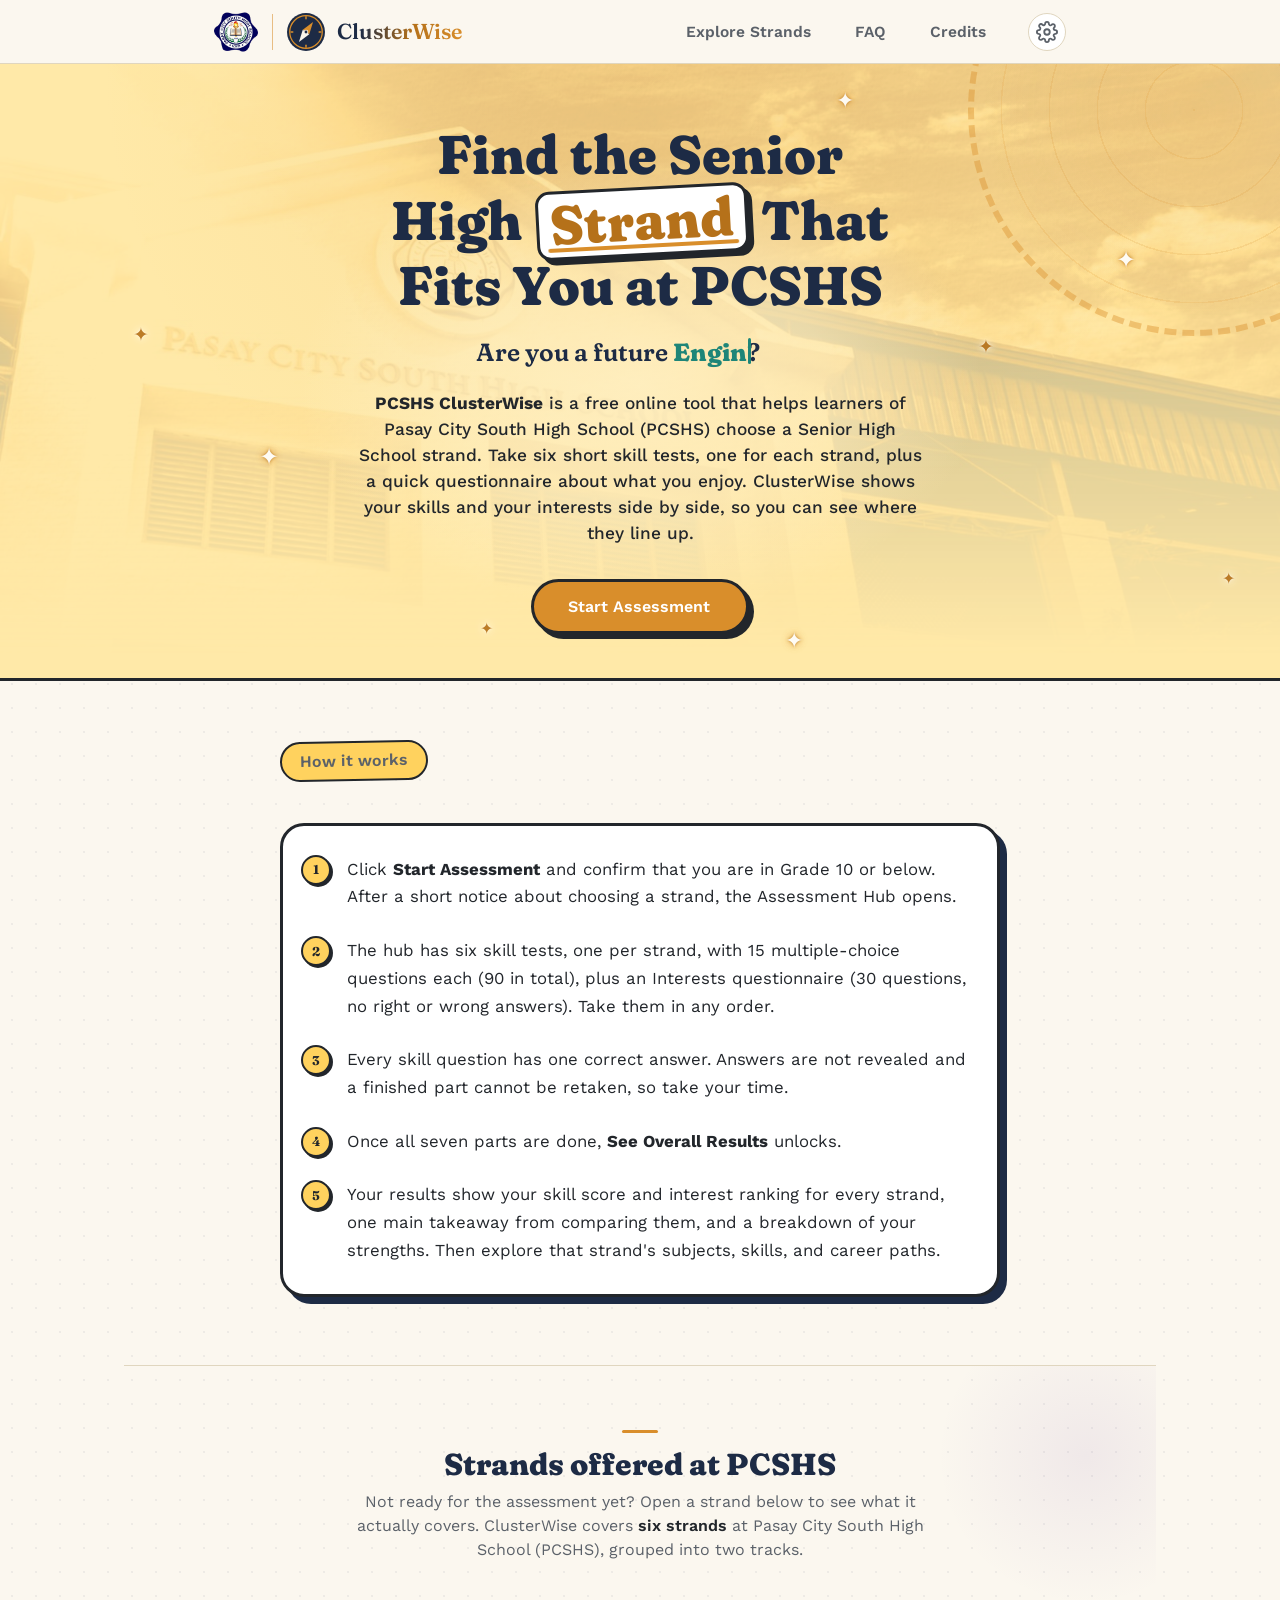
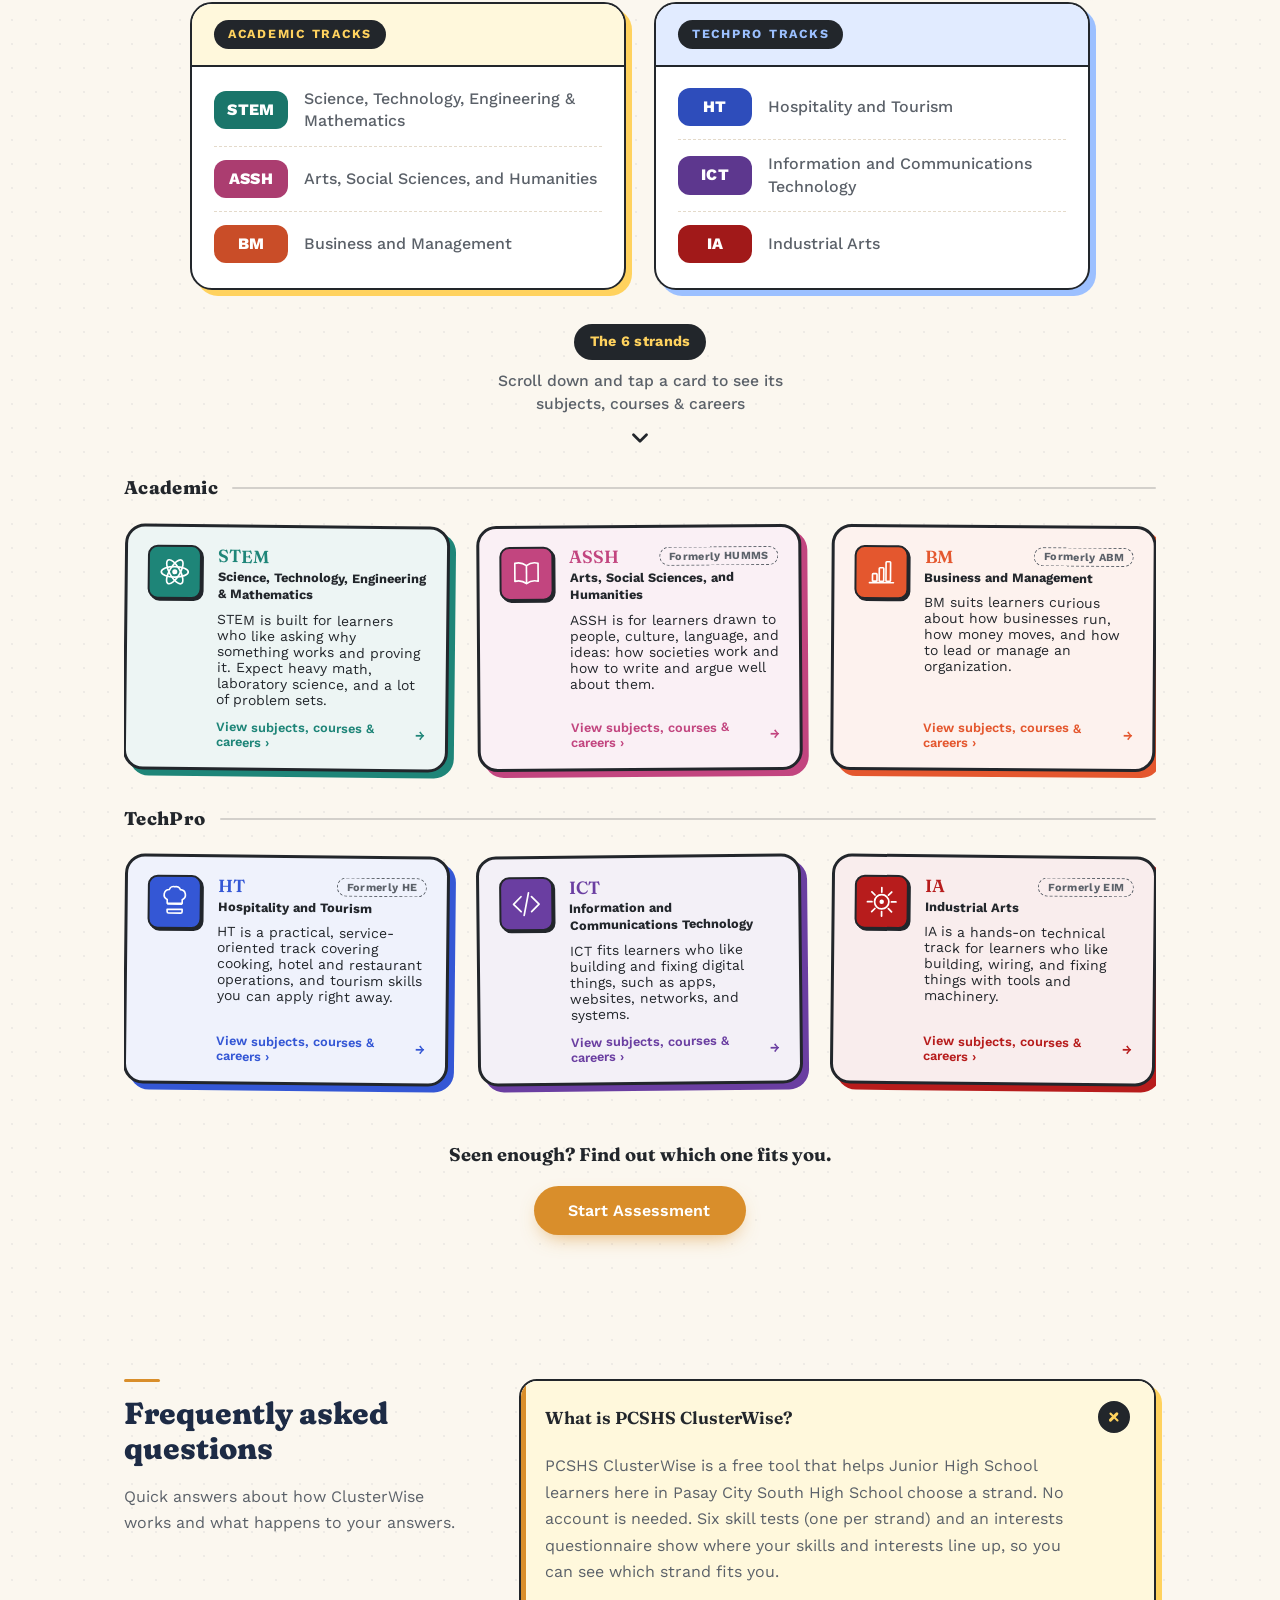
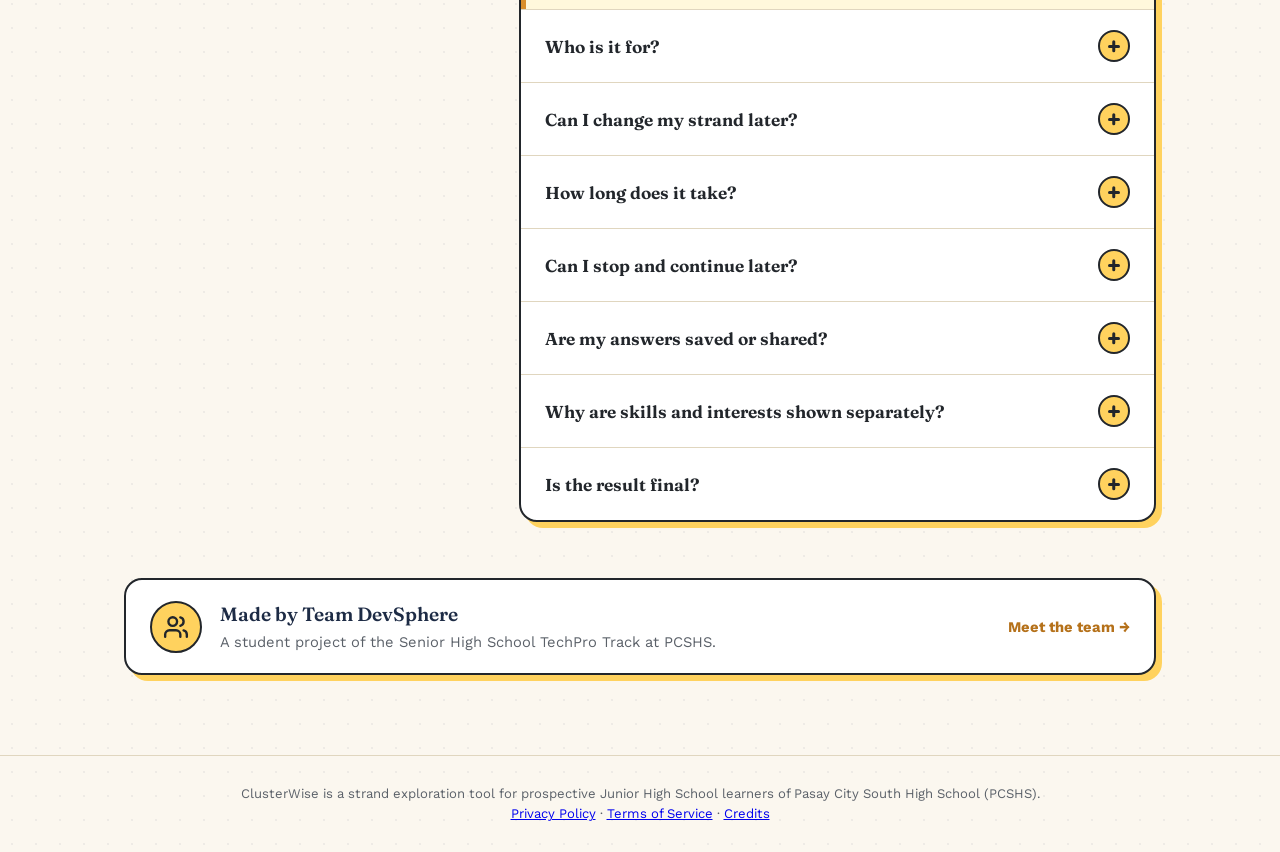
<file: index.html>
<!DOCTYPE html>
<html lang="en">
<head>
<meta charset="UTF-8">
<meta name="viewport" content="width=device-width, initial-scale=1.0">
<title>PCSHS ClusterWise: Find Your SHS Strand | Pasay City South High School</title>
<link rel="canonical" href="https://pcshs-clusterwise.vercel.app/">

<meta name="description" content="PCSHS ClusterWise is a free tool for Pasay City South High School (PCSHS) learners to see which Senior High School strand fits them, using six skill tests and an interests questionnaire.">
<meta property="og:type" content="website">
<meta property="og:site_name" content="PCSHS ClusterWise">
<meta property="og:title" content="PCSHS ClusterWise: Find Your SHS Strand | Pasay City South High School">
<meta property="og:description" content="PCSHS ClusterWise is a free tool for Pasay City South High School (PCSHS) learners to see which Senior High School strand fits them, using six skill tests and an interests questionnaire.">
<meta property="og:url" content="https://pcshs-clusterwise.vercel.app/">
<meta property="og:image" content="https://pcshs-clusterwise.vercel.app/images/og-image.png">
<meta property="og:image:width" content="1200">
<meta property="og:image:height" content="630">
<meta name="twitter:card" content="summary_large_image">

<link rel="icon" type="image/svg+xml" href="images/favicon.svg">
<link rel="icon" type="image/png" sizes="96x96" href="/images/favicon-96.png">
<link rel="icon" type="image/png" sizes="32x32" href="images/favicon-32.png">
<link rel="apple-touch-icon" href="images/apple-touch-icon.png">
<meta name="theme-color" content="#FBF7EF">
<script src="theme.js"></script>
<link rel="preconnect" href="https://fonts.googleapis.com">
<link rel="preconnect" href="https://fonts.gstatic.com" crossorigin>
<link rel="stylesheet" href="https://fonts.googleapis.com/css2?family=Fraunces:opsz,wght,SOFT,WONK@9..144,100..900,0..100,0..1&family=Work+Sans:wght@400;500;600;700&display=swap">
<link rel="preload" as="image" href="images/home-background.jpg" fetchpriority="low">
<link rel="stylesheet" href="style2.css">

<script type="application/ld+json">
{
  "@context": "https://schema.org",
  "@type": "WebApplication",
  "name": "PCSHS ClusterWise",
  "alternateName": "Pasay City South High School ClusterWise",
  "url": "https://pcshs-clusterwise.vercel.app/",
  "description": "A free strand-matching tool for Pasay City South High School (PCSHS) learners. Six skill tests and an interests questionnaire show which Senior High School strand fits best.",
  "applicationCategory": "EducationalApplication",
  "operatingSystem": "Any",
  "inLanguage": "en",
  "audience": { "@type": "EducationalAudience", "educationalRole": "student" },
  "offers": { "@type": "Offer", "price": "0", "priceCurrency": "PHP" },
  "publisher": { "@type": "EducationalOrganization", "name": "Pasay City South High School" }
}
</script>
</head>
<body>
<!-- basically da header : logoz on left, links and settings gear on da right andd on phones it turns into 2 rows mwehehe -->
<header class="site-header">
  <div class="wrap header-inner">
    <button class="mark mark-compact brand" id="nav-home" aria-label="ClusterWise home">
      <img class="brand-seal" src="images/pcshslogo.png" alt="Pasay City South High School seal" width="44" height="44">
      <span class="brand-divider" aria-hidden="true"></span>
      <img class="brand-compass" src="images/favicon.svg" alt="" width="38" height="38">
      <span class="mark-word">ClusterWise</span>
    </button>
    <nav class="nav-links">
      <button class="nav-link" id="nav-explore"><span class="nav-opt">Explore </span>Strands</button>
      <button class="nav-link" id="nav-faq">FAQ</button>
      <a class="nav-link" id="nav-credits" href="credits.html">Credits</a>
      <div class="settings-wrap" data-no-i18n-attrs>
        <button class="settings-btn" id="settings-btn" type="button" aria-label="Settings" aria-haspopup="true" aria-expanded="false" aria-controls="settings-panel">
          <svg viewBox="0 0 24 24" width="22" height="22" fill="none" stroke="currentColor" stroke-width="2" stroke-linecap="round" stroke-linejoin="round" aria-hidden="true"><circle cx="12" cy="12" r="3"/><path d="M19.4 15a1.7 1.7 0 0 0 .3 1.9l.1.1a2 2 0 1 1-2.8 2.8l-.1-.1a1.7 1.7 0 0 0-1.9-.3 1.7 1.7 0 0 0-1 1.5V21a2 2 0 1 1-4 0v-.1a1.7 1.7 0 0 0-1.1-1.5 1.7 1.7 0 0 0-1.9.3l-.1.1a2 2 0 1 1-2.8-2.8l.1-.1a1.7 1.7 0 0 0 .3-1.9 1.7 1.7 0 0 0-1.5-1H3a2 2 0 1 1 0-4h.1a1.7 1.7 0 0 0 1.5-1.1 1.7 1.7 0 0 0-.3-1.9l-.1-.1a2 2 0 1 1 2.8-2.8l.1.1a1.7 1.7 0 0 0 1.9.3H9a1.7 1.7 0 0 0 1-1.5V3a2 2 0 1 1 4 0v.1a1.7 1.7 0 0 0 1 1.5 1.7 1.7 0 0 0 1.9-.3l.1-.1a2 2 0 1 1 2.8 2.8l-.1.1a1.7 1.7 0 0 0-.3 1.9V9a1.7 1.7 0 0 0 1.5 1H21a2 2 0 1 1 0 4h-.1a1.7 1.7 0 0 0-1.5 1z"/></svg>
        </button>
        <div class="settings-panel" id="settings-panel" role="group" aria-label="Settings">
          <div class="settings-row">
            <span class="settings-label"><svg viewBox="0 0 24 24" width="18" height="18" fill="none" stroke="currentColor" stroke-width="2" stroke-linecap="round" stroke-linejoin="round" aria-hidden="true"><circle cx="12" cy="12" r="9"/><path d="M3 12h18"/><path d="M12 3a14 14 0 0 1 0 18 14 14 0 0 1 0-18z"/></svg>Language</span>
            <span class="lang-seg"><button type="button" data-lang="en" aria-pressed="true">EN</button><button type="button" data-lang="fil" aria-pressed="false">FIL</button></span>
          </div>
          <div class="settings-row">
            <span class="settings-label"><svg viewBox="0 0 24 24" width="18" height="18" fill="none" stroke="currentColor" stroke-width="2" stroke-linecap="round" stroke-linejoin="round" aria-hidden="true"><path d="M21 12.8A9 9 0 1 1 11.2 3a7 7 0 0 0 9.8 9.8z"/></svg>Dark mode</span>
            <button type="button" class="theme-switch" id="theme-switch" role="switch" aria-checked="false" aria-label="Dark mode">
              <span class="theme-thumb" aria-hidden="true">
                <svg class="i-sun" viewBox="0 0 24 24" fill="none" stroke="currentColor" stroke-width="2.4" stroke-linecap="round"><circle cx="12" cy="12" r="4"/><path d="M12 2v2M12 20v2M4.9 4.9l1.4 1.4M17.7 17.7l1.4 1.4M2 12h2M20 12h2M4.9 19.1l1.4-1.4M17.7 6.3l1.4-1.4"/></svg>
                <svg class="i-moon" viewBox="0 0 24 24" fill="currentColor"><path d="M21 12.8A9 9 0 1 1 11.2 3a7 7 0 0 0 9.8 9.8z"/></svg>
              </span>
            </button>
          </div>
        </div>
      </div>
    </nav>
  </div>
</header>

<section id="view-home" class="view">
  <div class="home-hero">
    <div class="wrap">
      <h1>Find the Senior High <span>Strand</span> That Fits You at PCSHS</h1>
      <p class="lede"><strong>PCSHS ClusterWise</strong> is a free online tool that helps learners of Pasay City South High School (PCSHS) choose a Senior High School strand. Take six short skill tests, one for each strand, plus a quick questionnaire about what you enjoy. ClusterWise shows your skills and your interests side by side, so you can see where they line up.</p>
      <button class="btn btn-primary btn-compass" id="start-btn">
        <span>Start Assessment</span>
        <span class="btn-compass-icon" aria-hidden="true"></span>
      </button>

    </div>
  </div>

  <div class="wrap">
    <div class="manual">
      <p class="manual-title">How it works</p>
      <ol class="manual-list">
        <li>Click <strong>Start Assessment</strong> and confirm that you are in Grade 10 or below. After a short notice about choosing a strand, the Assessment Hub opens.</li>
        <li>The hub has six skill tests, one per strand, with 15 multiple-choice questions each (90 in total), plus an Interests questionnaire (30 questions, no right or wrong answers). Take them in any order.</li>
        <li>Every skill question has one correct answer. Answers are not revealed and a finished part cannot be retaken, so take your time.</li>
        <li>Once all seven parts are done, <strong>See Overall Results</strong> unlocks.</li>
        <li>Your results show your skill score and interest ranking for every strand, one main takeaway from comparing them, and a breakdown of your strengths. Then explore that strand's subjects, skills, and career paths.</li>
      </ol>
    </div>
  </div>

  <div class="wrap wrap-wide">
    <section class="explore-strands-section" id="explore-strands">
      <h2 class="section-title">Strands offered at PCSHS</h2>
      <p class="section-sub">Not ready for the assessment yet? Open a strand below to see what it actually covers. ClusterWise covers <b>six strands</b> at Pasay City South High School (PCSHS), grouped into two tracks.</p>

      <div class="strand-tracks">
        <div class="track-cards">
          <section class="track-card track-card--academic" aria-labelledby="track-academic">
            <div class="track-head"><h3 class="track-name" id="track-academic">Academic tracks</h3></div>
            <ul class="track-list">
              <li><b class="track-code" style="--sc:#1E8578">STEM</b><span>Science, Technology, Engineering &amp; Mathematics</span></li>
              <li><b class="track-code" style="--sc:#C2457F">ASSH</b><span>Arts, Social Sciences, and Humanities</span></li>
              <li><b class="track-code" style="--sc:#E4572E">BM</b><span>Business and Management</span></li>
            </ul>
          </section>
          <section class="track-card track-card--techpro" aria-labelledby="track-techpro">
            <div class="track-head"><h3 class="track-name" id="track-techpro">TechPro tracks</h3></div>
            <ul class="track-list">
              <li><b class="track-code" style="--sc:#3457D5">HT</b><span>Hospitality and Tourism</span></li>
              <li><b class="track-code" style="--sc:#6A3EA1">ICT</b><span>Information and Communications Technology</span></li>
              <li><b class="track-code" style="--sc:#B71C1C">IA</b><span>Industrial Arts</span></li>
            </ul>
          </section>
        </div>
      </div>

      <div class="strand-hint">
        <span class="strand-hint-pill">The 6 strands</span>
        <p class="strand-hint-text">Scroll down and tap a card to see its subjects, courses &amp; careers</p>
        <svg class="strand-hint-arrow" width="26" height="26" viewBox="0 0 24 24" fill="none" stroke="currentColor" stroke-width="2.5" stroke-linecap="round" stroke-linejoin="round" aria-hidden="true"><path d="M6 9l6 6 6-6"/></svg>
      </div>

      <div class="strand-grid" id="strand-grid"></div>
      <div class="explore-cta">
        <p class="explore-cta-text">Seen enough? Find out which one fits you.</p>
        <button class="btn btn-primary btn-compass" id="start-btn-2">
          <span>Start Assessment</span>
          <span class="btn-compass-icon" aria-hidden="true"></span>
        </button>
      </div>
    </section>
  </div>

  <div class="wrap home-faq" id="faq">
    <div class="hfaq-intro">
      <h2 class="section-title">Frequently asked questions</h2>
      <p class="hfaq-lede">Quick answers about how ClusterWise works and what happens to your answers.</p>
    </div>
    <div class="hfaq-list">

    <details class="hfaq-item" open>
      <summary class="hfaq-q"><span>What is PCSHS ClusterWise?</span><span class="hfaq-icon" aria-hidden="true">+</span></summary>
      <p class="hfaq-a">PCSHS ClusterWise is a free tool that helps Junior High School learners here in Pasay City South High School choose a strand. No account is needed. Six skill tests (one per strand) and an interests questionnaire show where your skills and interests line up, so you can see which strand fits you.</p>
    </details>

    <details class="hfaq-item">
      <summary class="hfaq-q"><span>Who is it for?</span><span class="hfaq-icon" aria-hidden="true">+</span></summary>
      <p class="hfaq-a">ClusterWise is made for Junior High School learners at Pasay City South High School (PCSHS), ideally Grade 10, who are deciding which Senior High School strand to take. When you press <strong>Start Assessment</strong>, you are asked which grade you are in, because the assessment is only for learners in Grade 10 and below. If you choose Grade 11–12, the assessment stays locked in that browser tab.</p>
    </details>

    <details class="hfaq-item">
      <summary class="hfaq-q"><span>Can I change my strand later?</span><span class="hfaq-icon" aria-hidden="true">+</span></summary>
      <p class="hfaq-a">No. PCSHS does not allow learners to switch strands. The strand you choose is the one you stay in for Grade 11 and Grade 12, so compare your skills and interests before you decide, and talk with your guidance counselor if you are unsure.</p>
    </details>

    <details class="hfaq-item">
      <summary class="hfaq-q"><span>How long does it take?</span><span class="hfaq-icon" aria-hidden="true">+</span></summary>
      <p class="hfaq-a">There are 90 skill questions (15 per strand) and 30 interest questions, split into seven short parts. Take them in any order, and do one part at a time if you like. Most learners finish in about 45 minutes.</p>
    </details>

    <details class="hfaq-item">
      <summary class="hfaq-q"><span>Can I stop and continue later?</span><span class="hfaq-icon" aria-hidden="true">+</span></summary>
      <p class="hfaq-a">Yes, as long as you stay in the same browser tab. Your progress is saved on your device and picks up where you left off, even after a refresh. Closing the tab clears it.</p>
    </details>

    <details class="hfaq-item">
      <summary class="hfaq-q"><span>Are my answers saved or shared?</span><span class="hfaq-icon" aria-hidden="true">+</span></summary>
      <p class="hfaq-a">No. ClusterWise has no server or database, so nothing is uploaded or shared. Your answers stay on your device. If you use <strong>Save my results</strong>, the picture is made on your device too.</p>
    </details>

    <details class="hfaq-item">
      <summary class="hfaq-q"><span>Why are skills and interests shown separately?</span><span class="hfaq-icon" aria-hidden="true">+</span></summary>
      <p class="hfaq-a">They answer different questions: what you can do right now, and what you enjoy. Mixing them into one score would hide that. Side by side, you can see where they agree and where they point different ways.</p>
    </details>

    <details class="hfaq-item">
      <summary class="hfaq-q"><span>Is the result final?</span><span class="hfaq-icon" aria-hidden="true">+</span></summary>
      <p class="hfaq-a">No. ClusterWise is a guide, not a decision. Use your results together with advice from your teachers, guidance counselor, and family.</p>
    </details>
    </div>
  </div>

  <div class="wrap made-by">
    <a class="made-by-card" href="credits.html">
      <span class="made-by-badge" aria-hidden="true">
        <svg viewBox="0 0 24 24" width="26" height="26" fill="none" stroke="currentColor" stroke-width="2.2" stroke-linecap="round" stroke-linejoin="round"><path d="M16 21v-2a4 4 0 0 0-4-4H6a4 4 0 0 0-4 4v2"/><circle cx="9" cy="7" r="4"/><path d="M22 21v-2a4 4 0 0 0-3-3.87"/><path d="M16 3.13a4 4 0 0 1 0 7.75"/></svg>
      </span>
      <span class="made-by-text">
        <span class="made-by-title">Made by Team DevSphere</span>
        <span class="made-by-sub">A student project of the Senior High School TechPro Track at PCSHS.</span>
      </span>
      <span class="made-by-cta">Meet the team <span aria-hidden="true">&rarr;</span></span>
    </a>
  </div>
</section>

<section id="view-stakes" class="view" aria-labelledby="stakes-title">
  <div class="wrap stakes-screen">
    <div class="stakes">
      <span class="stakes-badge" aria-hidden="true">!</span>
      <h2 class="stakes-title" id="stakes-title">Your strand shapes your next two years here in PCSHS</h2>
      <p>You choose a strand once, then stay in it for all of Grade 11 and Grade 12. PCSHS does not allow learners to switch strands, so there is no second try.</p>
      <p><strong>A strand that does not fit your skills and interests can make those two years harder than they need to be, and it can hold you back from what you are capable of. Check where you stand before you commit.</strong></p>
    </div>
    <div class="stakes-actions">
      <button type="button" class="btn btn-primary" id="stakes-continue" disabled>Continue</button>
    </div>
  </div>
</section>

<section id="view-hub" class="view"></section>

<section id="view-assessment" class="view">
  <div class="assess-header">
    <div class="wrap">
      <div class="stepper" id="stepper"></div>
      <div class="q-progress-track"><div class="q-progress-fill" id="q-progress-fill"></div></div>
      <span class="q-progress-label" id="q-progress-label">Question 1 of 15</span>
    </div>
  </div>

  <div class="wrap assess-body">
    <div class="question-card" id="question-card"></div>
    <div class="assess-nav">
      <button class="btn btn-ghost" id="btn-back">Back</button>
      <button class="btn btn-primary" id="btn-next" disabled>Next</button>
    </div>
  </div>
</section>

<section id="view-loading" class="view" aria-label="Preparing your results">
  <div class="load-card">
    <div class="load-compass" aria-hidden="true">
      <svg viewBox="0 0 120 120" width="132" height="132">
        <circle class="lc-orbit" cx="60" cy="60" r="57" fill="none" stroke="#D98E2B" stroke-width="2.5" stroke-dasharray="3 8" stroke-linecap="round"/>
        <circle cx="60" cy="60" r="48" fill="#FFFFFF" stroke="#22262B" stroke-width="3.5"/>
        <circle cx="60" cy="60" r="39" fill="#FFE9A8" stroke="#D98E2B" stroke-width="1.5"/>
        <g stroke="#22262B" stroke-width="2.5" stroke-linecap="round"><line x1="60" y1="16" x2="60" y2="24"/><line x1="60" y1="96" x2="60" y2="104"/><line x1="16" y1="60" x2="24" y2="60"/><line x1="96" y1="60" x2="104" y2="60"/></g>
        <g class="lc-needle" id="load-needle">
          <polygon points="60,20 68,60 52,60" fill="#B5711A"/>
          <polygon points="60,100 68,60 52,60" fill="#1D2B45"/>
        </g>
        <circle cx="60" cy="60" r="5.5" fill="#FFFFFF" stroke="#22262B" stroke-width="2.5"/>
      </svg>
    </div>
    <p class="load-phrase" id="load-phrase" role="status" aria-live="polite">Working on your results…</p>
    <div class="load-tiles" id="load-tiles" aria-hidden="true"></div>
    <ul class="load-checks" id="load-checks" aria-hidden="true">
      <li><span class="load-check-dot"></span>Skill tests scored</li>
      <li><span class="load-check-dot"></span>Interests ranked</li>
      <li><span class="load-check-dot"></span>Skills and interests compared</li>
    </ul>
    <div class="load-track" aria-hidden="true"><div class="load-fill" id="load-fill"></div></div>
    <p class="load-pct" id="load-pct" aria-hidden="true">0%</p>
    <p class="load-privacy"><svg viewBox="0 0 24 24" width="14" height="14" fill="none" stroke="currentColor" stroke-width="2.4" stroke-linecap="round" stroke-linejoin="round" aria-hidden="true"><rect x="5" y="11" width="14" height="9" rx="2"/><path d="M8 11V8a4 4 0 0 1 8 0v3"/></svg>Your answers stay on this device</p>
  </div>
</section>

<section id="view-results" class="view">
  <div class="results-hero">
    <div class="wrap">
      <h1 id="result-headline"></h1>
      <p id="result-sub"></p>
    </div>
  </div>

  <div class="wrap chart-section">
    <div class="rv-charts" id="bar-chart"></div>
  </div>

  <div class="wrap interest-section" id="interest-section"></div>

  <div class="wrap explain-section">
    <div id="explain-why"></div>
  </div>

  <div class="results-strand">
    <div class="strand-header">
      <h2 class="section-title" id="strand-header-title"></h2>
      <p class="section-sub" id="strand-header-sub"></p>
      <div class="strand-tabs" id="strand-tabs" hidden></div>
    </div>
    <div id="strand-panel"></div>
  </div>

  <div class="wrap faq-section">
    <h3>Questions about your result</h3>
    <div id="faq-list"></div>
  </div>

  <div class="wrap results-footer">
  </div>
</section>

<section id="view-strand-detail" class="view">
  <div id="strand-detail-content"></div>
</section>

<footer class="site-footer">ClusterWise is a strand exploration tool for prospective Junior High School learners of Pasay City South High School (PCSHS).<br><a href="privacy.html">Privacy Policy</a> · <a href="terms.html">Terms of Service</a> · <a href="credits.html">Credits</a></footer>

<button class="save-fab" id="save-fab" type="button" data-save-results aria-label="Save my results as a picture">
  <svg class="save-icon" viewBox="0 0 24 24" width="22" height="22" fill="none" stroke="currentColor" stroke-width="2.4" stroke-linecap="round" stroke-linejoin="round" aria-hidden="true"><path d="M12 3v12"/><path d="M7 11l5 5 5-5"/><path d="M4 20h16"/></svg>
  <span class="save-label">Save my results</span>
</button>

<!-- order matters : questions first, then the main script, then savecard, then translations lol -->
<script src="questions.js"></script>
<script src="script2.js"></script>
<script src="savecard.js"></script>
<script src="translations.js"></script>
</body>
</html>
</file>
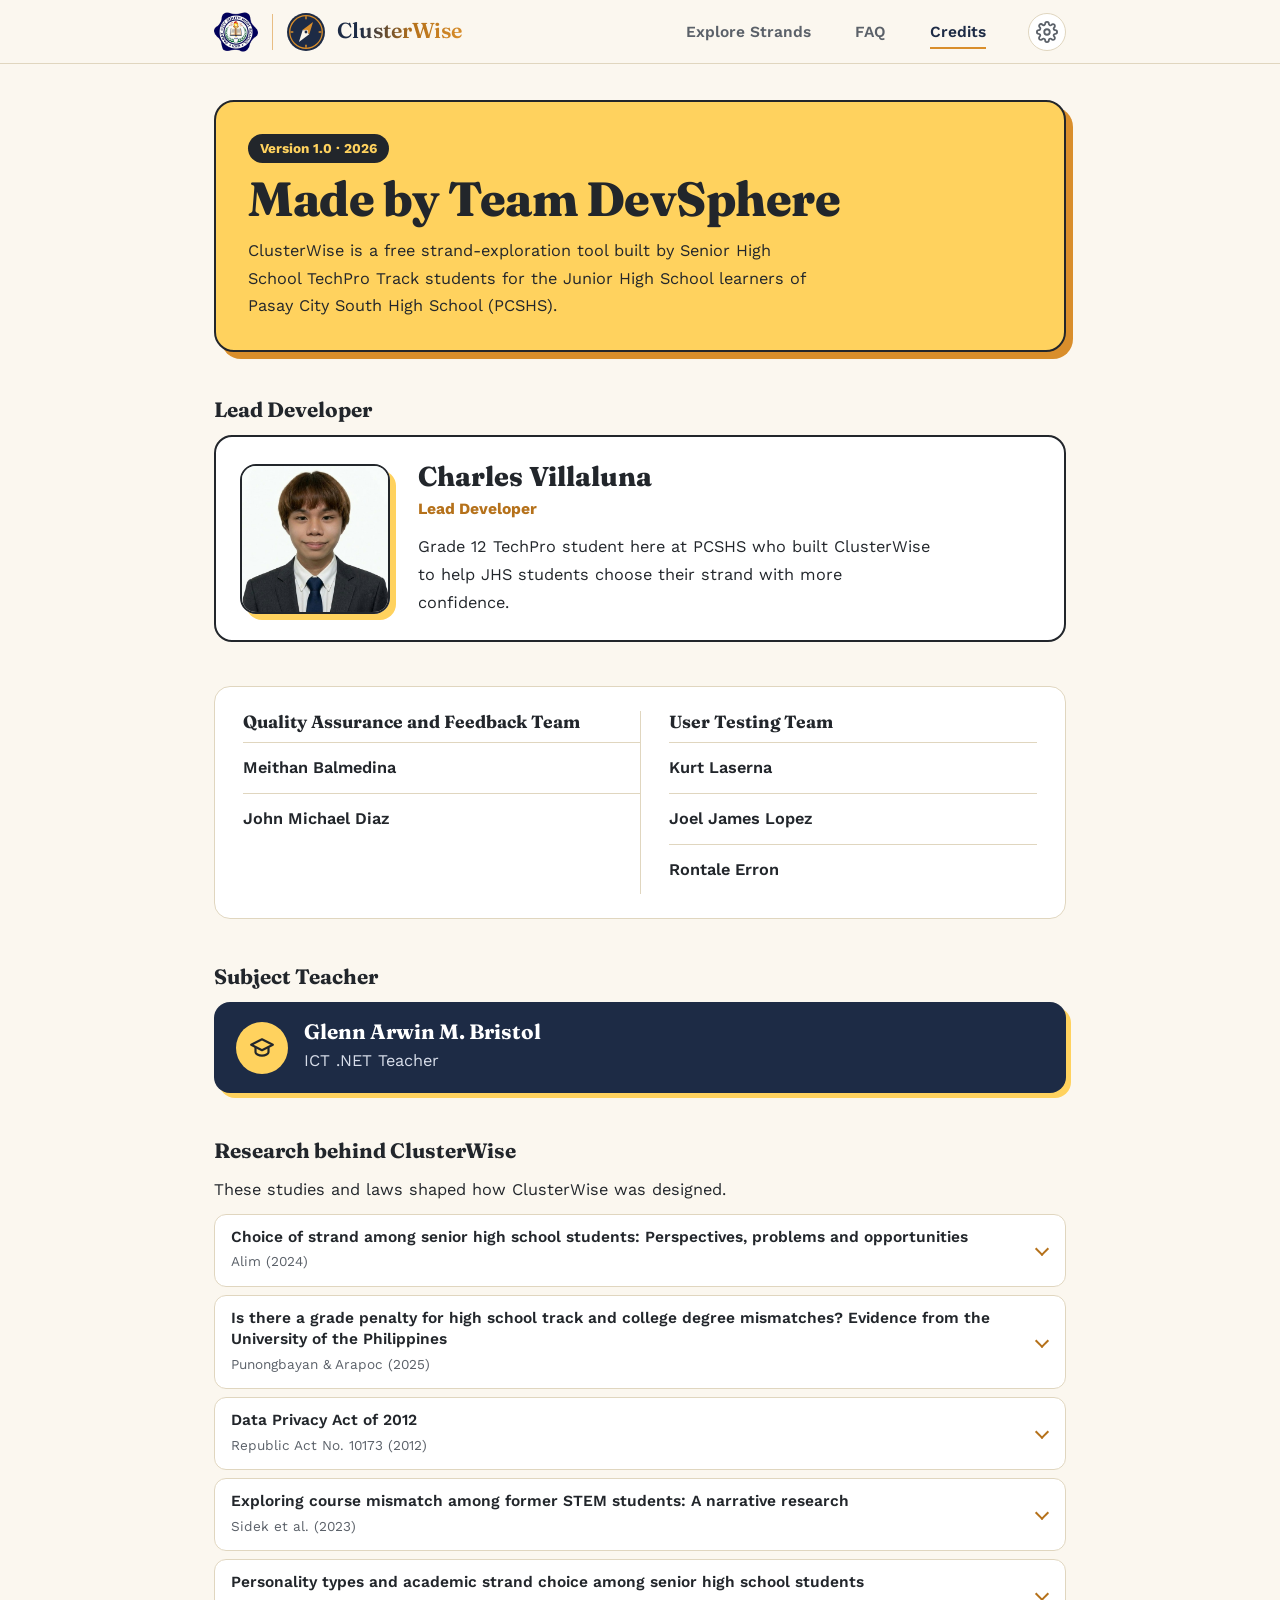
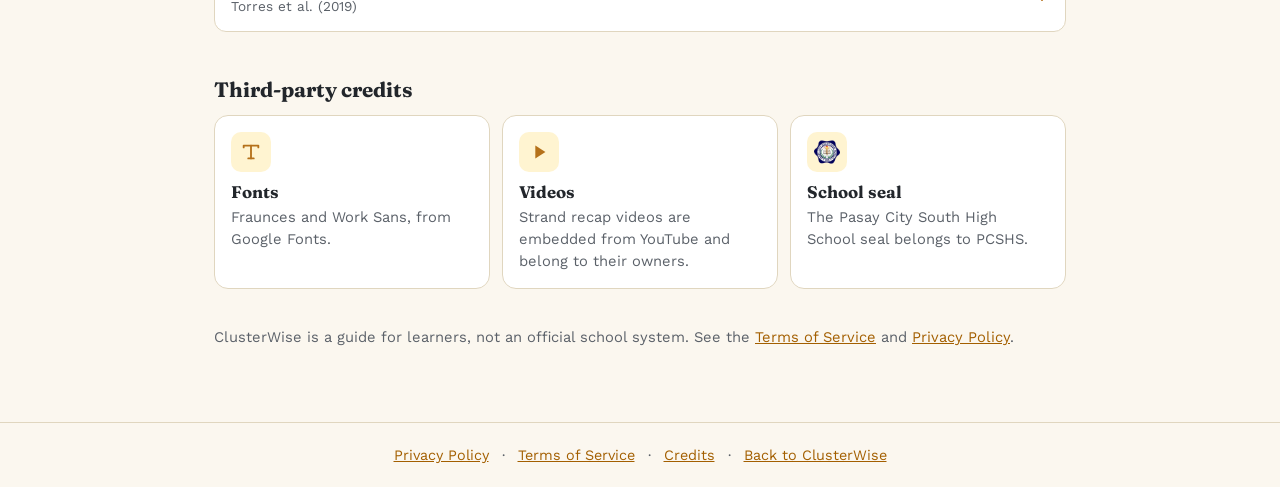
<file: credits.html>
<!DOCTYPE html>
<html lang="en"><head><title>Credits · PCSHS ClusterWise</title><meta charset="utf-8"><meta name="viewport" content="width=device-width, initial-scale=1"><meta name="description" content="Meet Team DevSphere, the student team behind PCSHS ClusterWise, and see the research and resources it is built on."><link rel="icon" href="images/favicon.svg" type="image/svg+xml"><link rel="preconnect" href="https://fonts.googleapis.com"><link rel="preconnect" href="https://fonts.gstatic.com" crossorigin><link href="https://fonts.googleapis.com/css2?family=Fraunces:wght@700;800&family=Work+Sans:wght@400;600;700&display=swap" rel="stylesheet"><meta name="theme-color" content="#FBF7EF"><script src="theme.js"></script><link rel="stylesheet" href="legal.css"></head>
<body>
<header class="site-header">
  <div class="wrap header-inner">
    <a class="brand" href="/" aria-label="ClusterWise home">
      <img class="brand-seal" src="images/pcshslogo.png" alt="Pasay City South High School seal" width="44" height="44">
      <span class="brand-divider" aria-hidden="true"></span>
      <img class="brand-compass" src="images/favicon.svg" alt="" width="38" height="38">
      <span class="mark-word">ClusterWise</span>
    </a>
    <nav class="nav-links">
      <a class="nav-link" href="index.html#strands"><span class="nav-opt">Explore </span>Strands</a>
      <a class="nav-link" href="index.html#faq">FAQ</a>
      <a class="nav-link" href="credits.html" aria-current="page">Credits</a>
      <div class="settings-wrap" data-no-i18n-attrs>
        <button class="settings-btn" id="settings-btn" type="button" aria-label="Settings" aria-haspopup="true" aria-expanded="false" aria-controls="settings-panel">
          <svg viewBox="0 0 24 24" width="22" height="22" fill="none" stroke="currentColor" stroke-width="2" stroke-linecap="round" stroke-linejoin="round" aria-hidden="true"><circle cx="12" cy="12" r="3"/><path d="M19.4 15a1.7 1.7 0 0 0 .3 1.9l.1.1a2 2 0 1 1-2.8 2.8l-.1-.1a1.7 1.7 0 0 0-1.9-.3 1.7 1.7 0 0 0-1 1.5V21a2 2 0 1 1-4 0v-.1a1.7 1.7 0 0 0-1.1-1.5 1.7 1.7 0 0 0-1.9.3l-.1.1a2 2 0 1 1-2.8-2.8l.1-.1a1.7 1.7 0 0 0 .3-1.9 1.7 1.7 0 0 0-1.5-1H3a2 2 0 1 1 0-4h.1a1.7 1.7 0 0 0 1.5-1.1 1.7 1.7 0 0 0-.3-1.9l-.1-.1a2 2 0 1 1 2.8-2.8l.1.1a1.7 1.7 0 0 0 1.9.3H9a1.7 1.7 0 0 0 1-1.5V3a2 2 0 1 1 4 0v.1a1.7 1.7 0 0 0 1 1.5 1.7 1.7 0 0 0 1.9-.3l.1-.1a2 2 0 1 1 2.8 2.8l-.1.1a1.7 1.7 0 0 0-.3 1.9V9a1.7 1.7 0 0 0 1.5 1H21a2 2 0 1 1 0 4h-.1a1.7 1.7 0 0 0-1.5 1z"/></svg>
        </button>
        <div class="settings-panel" id="settings-panel" role="group" aria-label="Settings">
          <div class="settings-row">
            <span class="settings-label"><svg viewBox="0 0 24 24" width="18" height="18" fill="none" stroke="currentColor" stroke-width="2" stroke-linecap="round" stroke-linejoin="round" aria-hidden="true"><circle cx="12" cy="12" r="9"/><path d="M3 12h18"/><path d="M12 3a14 14 0 0 1 0 18 14 14 0 0 1 0-18z"/></svg>Language</span>
            <span class="lang-seg"><button type="button" data-lang="en" aria-pressed="true">EN</button><button type="button" data-lang="fil" aria-pressed="false">FIL</button></span>
          </div>
          <div class="settings-row">
            <span class="settings-label"><svg viewBox="0 0 24 24" width="18" height="18" fill="none" stroke="currentColor" stroke-width="2" stroke-linecap="round" stroke-linejoin="round" aria-hidden="true"><path d="M21 12.8A9 9 0 1 1 11.2 3a7 7 0 0 0 9.8 9.8z"/></svg>Dark mode</span>
            <button type="button" class="theme-switch" id="theme-switch" role="switch" aria-checked="false" aria-label="Dark mode">
              <span class="theme-thumb" aria-hidden="true">
                <svg class="i-sun" viewBox="0 0 24 24" fill="none" stroke="currentColor" stroke-width="2.4" stroke-linecap="round"><circle cx="12" cy="12" r="4"/><path d="M12 2v2M12 20v2M4.9 4.9l1.4 1.4M17.7 17.7l1.4 1.4M2 12h2M20 12h2M4.9 19.1l1.4-1.4M17.7 6.3l1.4-1.4"/></svg>
                <svg class="i-moon" viewBox="0 0 24 24" fill="currentColor"><path d="M21 12.8A9 9 0 1 1 11.2 3a7 7 0 0 0 9.8 9.8z"/></svg>
              </span>
            </button>
          </div>
        </div>
      </div>
    </nav>
  </div>
</header>
<main class="credits">

<section class="c-hero">
  <p class="c-version">Version 1.0 · 2026</p>
  <h1>Made by Team DevSphere</h1>
  <p>ClusterWise is a free strand-exploration tool built by Senior High School TechPro Track students for the Junior High School learners of Pasay City South High School (PCSHS).</p>
</section>

<h2>Lead Developer</h2>
<div class="lead">
  <img class="lead-photo" src="images/lead-developer.jpg" alt="Charles Villaluna, Lead Developer" width="150" height="150">
  <div>
    <p class="lead-name">Charles Villaluna</p>
    <p class="lead-role">Lead Developer</p>
    <p class="lead-bio">Grade 12 TechPro student here at PCSHS who built ClusterWise to help JHS students choose their strand with more confidence.</p>
  </div>
</div>

<div class="c-teams">
  <section>
    <h2>Quality Assurance and Feedback Team</h2>
    <ul class="roster">
      <li>Meithan Balmedina</li>
      <li>John Michael Diaz</li>
    </ul>
  </section>
  <section>
    <h2>User Testing Team</h2>
    <ul class="roster">
      <li>Kurt Laserna</li>
      <li>Joel James Lopez</li>
      <li>Rontale Erron</li>
    </ul>
  </section>
</div>

<h2>Subject Teacher</h2>
<div class="teacher">
  <span class="teacher-icon" aria-hidden="true"><svg viewBox="0 0 24 24" width="26" height="26" fill="none" stroke="currentColor" stroke-width="2" stroke-linecap="round" stroke-linejoin="round"><path d="M2 9l10-5 10 5-10 5z"/><path d="M6 11.5V16c0 1.4 2.7 3 6 3s6-1.6 6-3v-4.5"/></svg></span>
  <div>
    <p class="teacher-name">Glenn Arwin M. Bristol</p>
    <p class="teacher-role">ICT .NET Teacher</p>
  </div>
</div>

<h2>Research behind ClusterWise</h2>
<p>These studies and laws shaped how ClusterWise was designed.</p>
<div class="refs">
  <details><summary><span class="ref-title">Choice of strand among senior high school students: Perspectives, problems and opportunities</span><span class="ref-by">Alim (2024)</span></summary>
    <p>Alim, N. H. (2024). Choice of strand among senior high school students: Perspectives, problems and opportunities. <em>International Journal of Multidisciplinary Research and Analysis, 7</em>(12), 5383–5386. <a href="https://doi.org/10.5281/zenodo.14280135" target="_blank" rel="noopener">https://doi.org/10.5281/zenodo.14280135</a></p></details>
  <details><summary><span class="ref-title">Is there a grade penalty for high school track and college degree mismatches? Evidence from the University of the Philippines</span><span class="ref-by">Punongbayan &amp; Arapoc (2025)</span></summary>
    <p>Punongbayan, J. C. B., &amp; Arapoc, J. A. (2025). Is there a grade penalty for high school track and college degree mismatches? Evidence from the University of the Philippines (Discussion Paper No. 2025-03). University of the Philippines School of Economics. <a href="https://pre.econ.upd.edu.ph/upsedp/index.php/dp/article/view/1562" target="_blank" rel="noopener">https://pre.econ.upd.edu.ph/upsedp/index.php/dp/article/view/1562</a></p></details>
  <details><summary><span class="ref-title">Data Privacy Act of 2012</span><span class="ref-by">Republic Act No. 10173 (2012)</span></summary>
    <p>Republic Act No. 10173. (2012). <em>Data Privacy Act of 2012.</em> <a href="https://www.privacy.gov.ph/data-privacy-act/" target="_blank" rel="noopener">https://www.privacy.gov.ph/data-privacy-act/</a></p></details>
  <details><summary><span class="ref-title">Exploring course mismatch among former STEM students: A narrative research</span><span class="ref-by">Sidek et al. (2023)</span></summary>
    <p>Sidek, M. R. E. B., Impil, J. A. D., Marcos, M. J. B., Punzalan, E. E. M., Ramos, J. T., &amp; Ador, Z. I. (2023). Exploring course mismatch among former STEM students: A narrative research. <em>Cognizance Journal of Multidisciplinary Studies, 3</em>(7), 78–90. <a href="https://doi.org/10.47760/cognizance.2023.v03i07.008" target="_blank" rel="noopener">https://doi.org/10.47760/cognizance.2023.v03i07.008</a></p></details>
  <details><summary><span class="ref-title">Personality types and academic strand choice among senior high school students</span><span class="ref-by">Torres et al. (2019)</span></summary>
    <p>Torres, A. L., Soledad, P. M., Pineda, C. M. R., Cabahug, D. L. C., &amp; Limbadan, N. Z. (2019). Personality types and academic strand choice among senior high school students. <em>DDC Professional Journal, 2</em>(1). <a href="https://www.ejournals.ph/article.php?id=16286" target="_blank" rel="noopener">https://www.ejournals.ph/article.php?id=16286</a></p></details>
</div>

<h2>Third-party credits</h2>
<ul class="third">
<li><span class="third-icon" aria-hidden="true"><svg viewBox="0 0 24 24" width="22" height="22" fill="none" stroke="currentColor" stroke-width="2" stroke-linecap="round" stroke-linejoin="round"><path d="M4 7V5h16v2"/><path d="M12 5v14"/><path d="M9 19h6"/></svg></span><strong>Fonts</strong><span>Fraunces and Work Sans, from Google Fonts.</span></li>
<li><span class="third-icon" aria-hidden="true"><svg viewBox="0 0 24 24" width="22" height="22" fill="currentColor"><path d="M8 5v14l11-7z"/></svg></span><strong>Videos</strong><span>Strand recap videos are embedded from YouTube and belong to their owners.</span></li>
<li><span class="third-icon" aria-hidden="true"><img src="images/pcshslogo.png" alt="" width="26" height="26"></span><strong>School seal</strong><span>The Pasay City South High School seal belongs to PCSHS.</span></li>
</ul>

<p class="c-note">ClusterWise is a guide for learners, not an official school system. See the <a href="terms.html">Terms of Service</a> and <a href="privacy.html">Privacy Policy</a>.</p>
</main>
<footer><a href="privacy.html">Privacy Policy</a> · <a href="terms.html">Terms of Service</a> · <a href="credits.html">Credits</a> · <a href="index.html">Back to ClusterWise</a></footer>
<script src="translations.js"></script>
<script>
/* Research list: smooth open/close. Opening one closes the others. Works without this script too (plain details). */
(function () {
  var items = document.querySelectorAll(".refs details");
  if (!items.length || !("animate" in Element.prototype)) return;
  var reduce = window.matchMedia("(prefers-reduced-motion: reduce)");
  var DUR = 300, EASE = "cubic-bezier(.2,.8,.3,1)";
  function isOpen(d) { return d.open && !d.classList.contains("is-closing"); }
  function setup(d) {
    var sum = d.querySelector("summary"), body = d.querySelector("p"), anim = null;
    function done() { anim = null; d.style.height = d.style.overflow = ""; }
    function run(from, to, after) {
      if (anim) anim.cancel();
      d.style.overflow = "hidden";
      anim = d.animate({ height: [from + "px", to + "px"] }, { duration: DUR, easing: EASE });
      var a = anim;
      a.onfinish = function () { if (anim !== a) return; done(); if (after) after(); };
    }
    d._open = function () {
      var from = d.offsetHeight;
      if (anim) anim.cancel();
      d.classList.remove("is-closing");
      d.open = true;
      run(from, d.offsetHeight);
      body.animate({ opacity: [0, 1], transform: ["translateY(-6px)", "none"] }, { duration: DUR, easing: EASE });
    };
    d._close = function () {
      var from = d.offsetHeight;
      if (anim) anim.cancel();
      var to = sum.offsetHeight + (d.offsetHeight - d.clientHeight);
      d.classList.add("is-closing");
      body.animate({ opacity: [1, 0] }, { duration: DUR * 0.6, easing: "ease-out", fill: "forwards" });
      run(from, to, function () { d.open = false; d.classList.remove("is-closing"); body.getAnimations().forEach(function (x) { x.cancel(); }); });
    };
    sum.addEventListener("click", function (e) {
      e.preventDefault();
      var opening = !isOpen(d);
      items.forEach(function (o) { if (o !== d && isOpen(o)) { reduce.matches ? (o.open = false) : o._close(); } });
      if (reduce.matches) { d.open = opening; return; }
      opening ? d._open() : d._close();
    });
  }
  items.forEach(setup);
})();
</script>
</body></html>
</file>
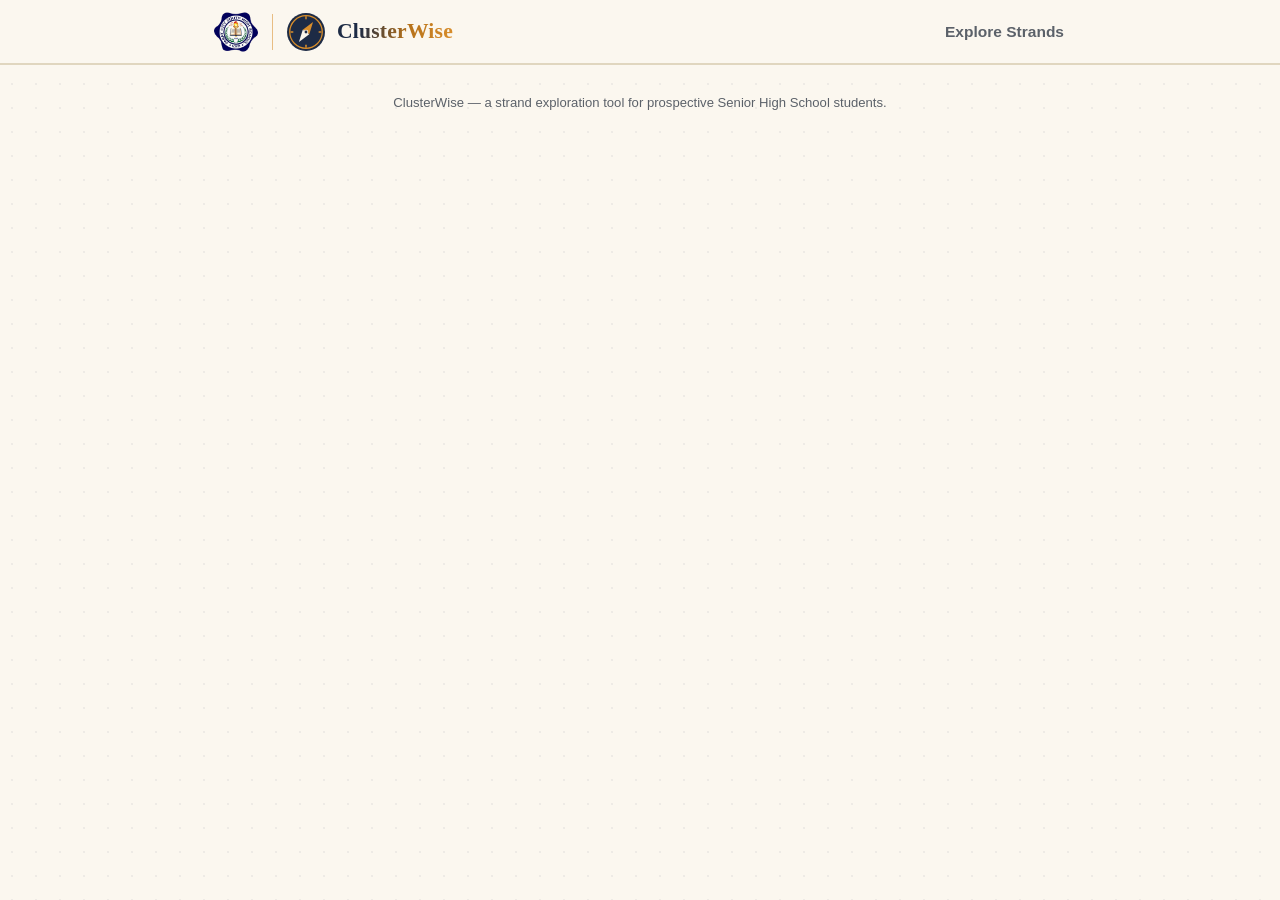
<file: index2.html>
<!DOCTYPE html>
<html lang="en">
<head>
<meta charset="UTF-8">
<meta name="viewport" content="width=device-width, initial-scale=1.0">
<title>ClusterWise — Find your SHS strand</title>
<link rel="icon" type="image/svg+xml" href="images/favicon.svg">
<link rel="icon" type="image/png" sizes="32x32" href="images/favicon-32.png">
<link rel="apple-touch-icon" href="images/apple-touch-icon.png">
<link rel="stylesheet" href="style2.css">
</head>
<body>
<!-- ============ HEADER ============ -->
<header class="site-header">
  <div class="wrap header-inner">
    <button class="mark mark-compact brand" id="nav-home" aria-label="ClusterWise home">
      <img class="brand-seal" src="images/pcshslogo.png" alt="Pasay City South High School seal" width="44" height="44">
      <span class="brand-divider" aria-hidden="true"></span>
      <img class="brand-compass" src="images/favicon.svg" alt="" width="38" height="38">
      <span class="mark-word">ClusterWise</span>
    </button>
    <nav class="nav-links">
      <button class="nav-link" id="nav-explore"><span class="nav-opt">Explore </span>Strands</button>
    </nav>
  </div>
</header>

<!-- ============ HOME ============ -->
<section id="view-home" class="view">
  <div class="home-hero">
    <div class="wrap">
      <h1>Discover Your Ideal Senior High <span>Strand</span> here in PCSHS</h1>
      <p class="lede">Take six short skill tests, one for each strand, plus a quick questionnaire about what you enjoy. ClusterWise shows your skills and your interests side by side, so you can see where they line up.</p>
      <button class="btn btn-primary btn-compass" id="start-btn">
        <span>Start Assessment</span>
        <span class="btn-compass-icon" aria-hidden="true"></span>
      </button>

    </div>
  </div>

  <div class="wrap">
    <div class="manual">
      <p class="manual-title">How it works</p>
      <ol class="manual-list">
        <li>Click <strong>Start Assessment</strong> to open the Assessment Hub.</li>
        <li>The hub has six skill tests, one per strand, with 15 multiple-choice questions each (90 in total), plus an Interests questionnaire (30 questions, no right or wrong answers). Take them in any order.</li>
        <li>Every skill question has one correct answer. Answers are not revealed and a finished part cannot be retaken, so take your time.</li>
        <li>Once all seven parts are done, <strong>See Overall Results</strong> unlocks.</li>
        <li>Your results show your skill score and interest ranking for every strand, one main takeaway from comparing them, and a breakdown of your strengths. Then explore that strand's subjects, skills, and career paths.</li>
      </ol>
    </div>
  </div>

  <div class="wrap">
    <section class="explore-strands-section" id="explore-strands">
      <h2 class="section-title">Strands offered at PCSHS</h2>
      <p class="section-sub">Not ready for the assessment yet? Open a strand below to see what it actually covers.</p>
      <div class="strand-grid" id="strand-grid"></div>
    </section>
  </div>
</section>

<!-- ============ ASSESSMENT HUB ============
     Empty on purpose: renderHub() in script2.js fills it. -->
<section id="view-hub" class="view"></section>

<!-- ============ ASSESSMENT (one sub-test at a time) ============ -->
<section id="view-assessment" class="view">
  <div class="assess-header">
    <div class="wrap">
      <div class="stepper" id="stepper"></div>
      <div class="q-progress-track"><div class="q-progress-fill" id="q-progress-fill"></div></div>
      <span class="q-progress-label" id="q-progress-label">Question 1 of 15</span>
    </div>
  </div>

  <div class="wrap assess-body">
    <div class="question-card" id="question-card"></div>
    <div class="assess-nav">
      <button class="btn btn-ghost" id="btn-back">Back</button>
      <button class="btn btn-primary" id="btn-next" disabled>Next</button>
    </div>
  </div>
</section>

<!-- ============ RESULTS ============ -->
<section id="view-results" class="view">
  <div class="results-hero">
    <div class="wrap">
      <h1 id="result-headline"></h1>
      <p id="result-sub"></p>
    </div>
  </div>

  <div class="wrap chart-section">
    <div class="bar-chart" id="bar-chart"></div>
  </div>

  <div class="wrap interest-section" id="interest-section"></div>

  <div class="wrap explain-section">
    <div id="explain-why"></div>
  </div>

  <div class="results-strand">
    <div class="strand-header">
      <h2 class="section-title" id="strand-header-title"></h2>
      <p class="section-sub" id="strand-header-sub"></p>
      <div class="strand-tabs" id="strand-tabs" hidden></div>
    </div>
    <div id="strand-panel"></div>
  </div>

  <div class="wrap faq-section">
    <h3>Questions about your result</h3>
    <div id="faq-list"></div>
  </div>

  <div class="wrap results-footer">
  </div>
</section>

<!-- ============ STRAND DETAIL (from Explore Strands) ============
     Everything inside is built by renderStrandDetail() in script2.js,
     including the closing panel with its buttons. -->
<section id="view-strand-detail" class="view">
  <div id="strand-detail-content"></div>
</section>

<footer class="site-footer">ClusterWise — a strand exploration tool for prospective Senior High School students.</footer>

<!-- Floating "Save my results" button: only visible while the results page is open (savecard.js toggles it) -->
<button class="save-fab" id="save-fab" type="button" data-save-results aria-label="Save my results as a picture">
  <svg class="save-icon" viewBox="0 0 24 24" width="22" height="22" fill="none" stroke="currentColor" stroke-width="2.4" stroke-linecap="round" stroke-linejoin="round" aria-hidden="true"><path d="M12 3v12"/><path d="M7 11l5 5 5-5"/><path d="M4 20h16"/></svg>
  <span class="save-label">Save my results</span>
</button>

<!-- Question bank first (data), then the controller (logic) -->
<script src="questions.js"></script>
<script src="script2.js"></script>
<script src="savecard.js"></script>
</body>
</html>
</file>
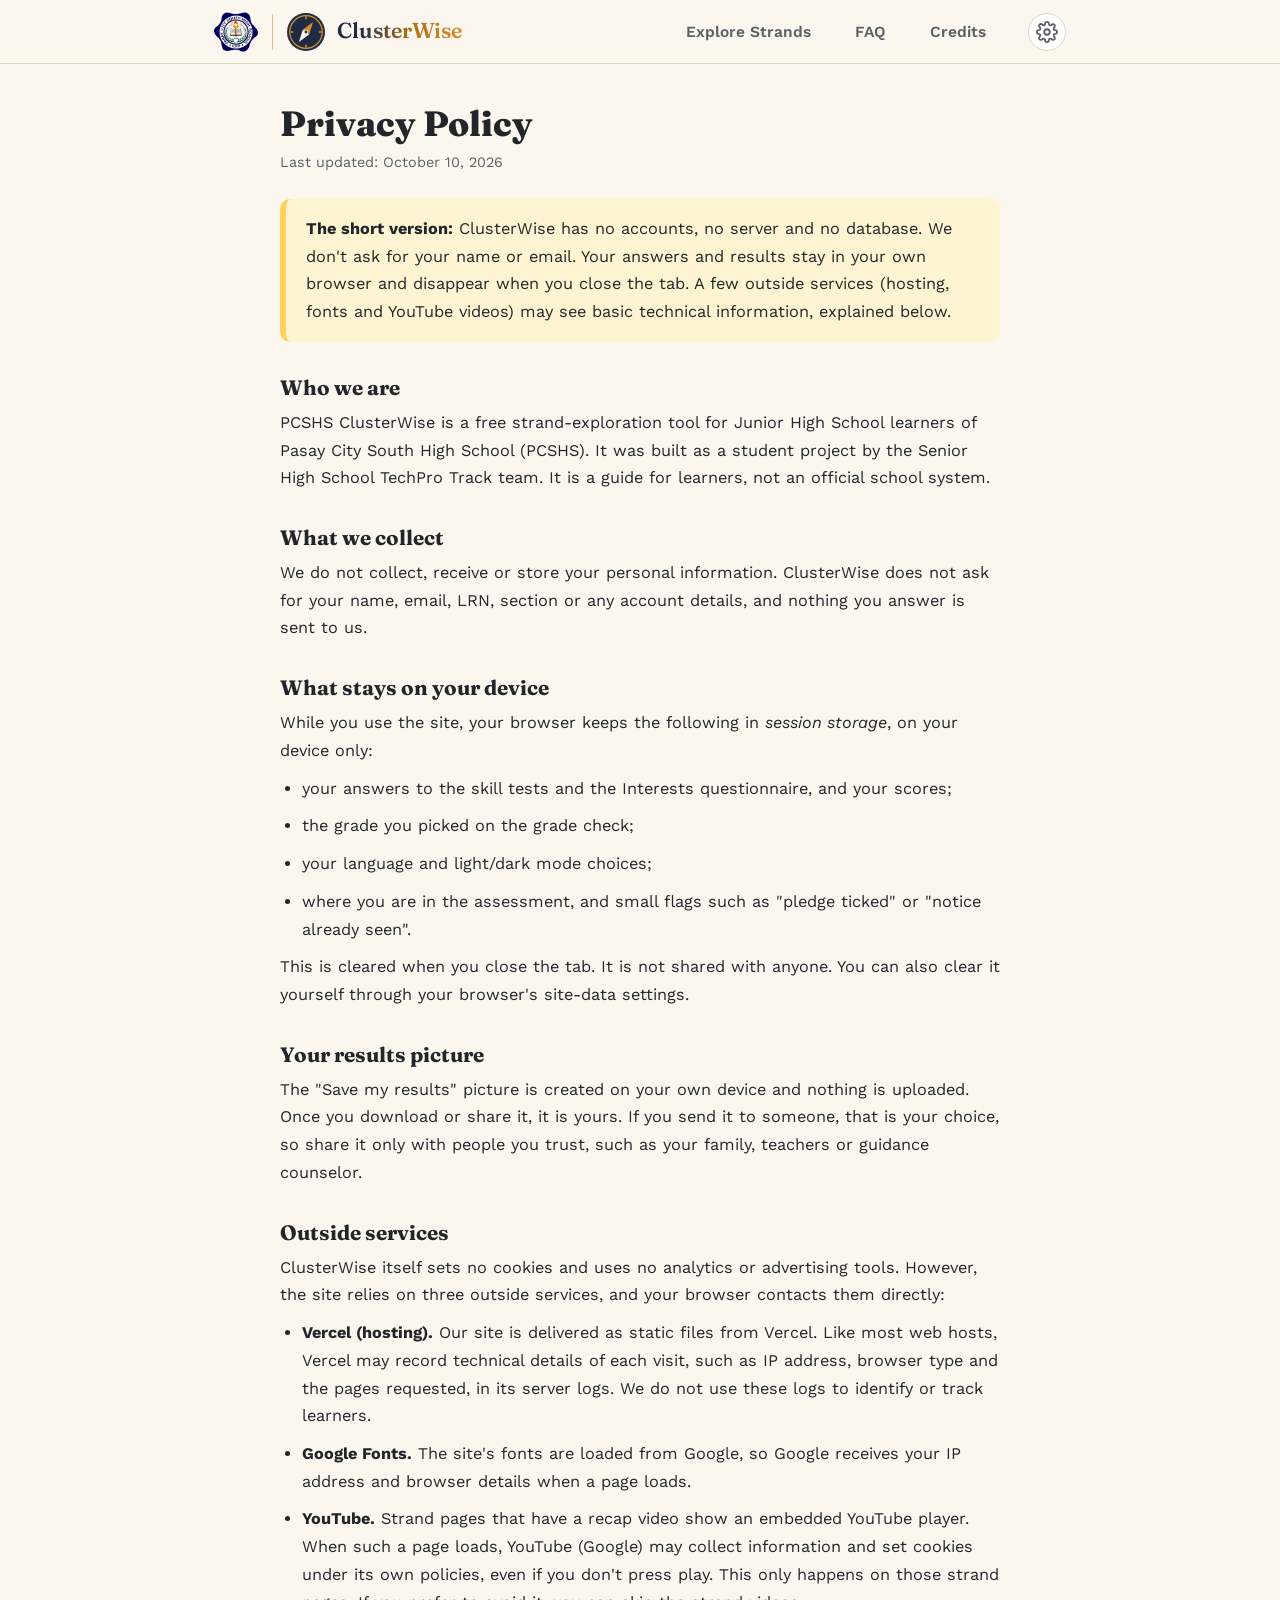
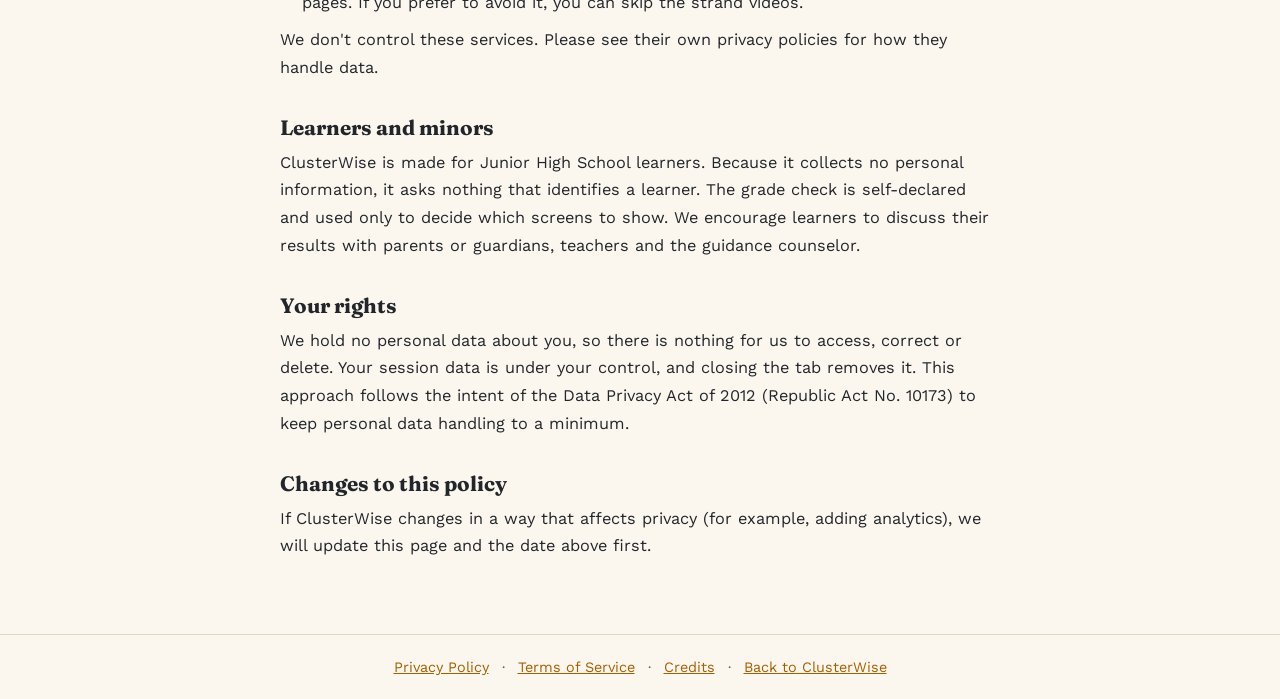
<file: privacy.html>
<!DOCTYPE html>
<html lang="en"><head><title>Privacy Policy · PCSHS ClusterWise</title><meta charset="utf-8"><meta name="viewport" content="width=device-width, initial-scale=1"><link rel="icon" href="images/favicon.svg" type="image/svg+xml"><link rel="preconnect" href="https://fonts.googleapis.com"><link rel="preconnect" href="https://fonts.gstatic.com" crossorigin><link href="https://fonts.googleapis.com/css2?family=Fraunces:wght@700;800&family=Work+Sans:wght@400;600;700&display=swap" rel="stylesheet"><meta name="theme-color" content="#FBF7EF"><script src="theme.js"></script><link rel="stylesheet" href="legal.css"></head>
<body>
<header class="site-header">
  <div class="wrap header-inner">
    <a class="brand" href="/" aria-label="ClusterWise home">
      <img class="brand-seal" src="images/pcshslogo.png" alt="Pasay City South High School seal" width="44" height="44">
      <span class="brand-divider" aria-hidden="true"></span>
      <img class="brand-compass" src="images/favicon.svg" alt="" width="38" height="38">
      <span class="mark-word">ClusterWise</span>
    </a>
    <nav class="nav-links">
      <a class="nav-link" href="index.html#strands"><span class="nav-opt">Explore </span>Strands</a>
      <a class="nav-link" href="index.html#faq">FAQ</a>
      <a class="nav-link" href="credits.html">Credits</a>
      <div class="settings-wrap" data-no-i18n-attrs>
        <button class="settings-btn" id="settings-btn" type="button" aria-label="Settings" aria-haspopup="true" aria-expanded="false" aria-controls="settings-panel">
          <svg viewBox="0 0 24 24" width="22" height="22" fill="none" stroke="currentColor" stroke-width="2" stroke-linecap="round" stroke-linejoin="round" aria-hidden="true"><circle cx="12" cy="12" r="3"/><path d="M19.4 15a1.7 1.7 0 0 0 .3 1.9l.1.1a2 2 0 1 1-2.8 2.8l-.1-.1a1.7 1.7 0 0 0-1.9-.3 1.7 1.7 0 0 0-1 1.5V21a2 2 0 1 1-4 0v-.1a1.7 1.7 0 0 0-1.1-1.5 1.7 1.7 0 0 0-1.9.3l-.1.1a2 2 0 1 1-2.8-2.8l.1-.1a1.7 1.7 0 0 0 .3-1.9 1.7 1.7 0 0 0-1.5-1H3a2 2 0 1 1 0-4h.1a1.7 1.7 0 0 0 1.5-1.1 1.7 1.7 0 0 0-.3-1.9l-.1-.1a2 2 0 1 1 2.8-2.8l.1.1a1.7 1.7 0 0 0 1.9.3H9a1.7 1.7 0 0 0 1-1.5V3a2 2 0 1 1 4 0v.1a1.7 1.7 0 0 0 1 1.5 1.7 1.7 0 0 0 1.9-.3l.1-.1a2 2 0 1 1 2.8 2.8l-.1.1a1.7 1.7 0 0 0-.3 1.9V9a1.7 1.7 0 0 0 1.5 1H21a2 2 0 1 1 0 4h-.1a1.7 1.7 0 0 0-1.5 1z"/></svg>
        </button>
        <div class="settings-panel" id="settings-panel" role="group" aria-label="Settings">
          <div class="settings-row">
            <span class="settings-label"><svg viewBox="0 0 24 24" width="18" height="18" fill="none" stroke="currentColor" stroke-width="2" stroke-linecap="round" stroke-linejoin="round" aria-hidden="true"><circle cx="12" cy="12" r="9"/><path d="M3 12h18"/><path d="M12 3a14 14 0 0 1 0 18 14 14 0 0 1 0-18z"/></svg>Language</span>
            <span class="lang-seg"><button type="button" data-lang="en" aria-pressed="true">EN</button><button type="button" data-lang="fil" aria-pressed="false">FIL</button></span>
          </div>
          <div class="settings-row">
            <span class="settings-label"><svg viewBox="0 0 24 24" width="18" height="18" fill="none" stroke="currentColor" stroke-width="2" stroke-linecap="round" stroke-linejoin="round" aria-hidden="true"><path d="M21 12.8A9 9 0 1 1 11.2 3a7 7 0 0 0 9.8 9.8z"/></svg>Dark mode</span>
            <button type="button" class="theme-switch" id="theme-switch" role="switch" aria-checked="false" aria-label="Dark mode">
              <span class="theme-thumb" aria-hidden="true">
                <svg class="i-sun" viewBox="0 0 24 24" fill="none" stroke="currentColor" stroke-width="2.4" stroke-linecap="round"><circle cx="12" cy="12" r="4"/><path d="M12 2v2M12 20v2M4.9 4.9l1.4 1.4M17.7 17.7l1.4 1.4M2 12h2M20 12h2M4.9 19.1l1.4-1.4M17.7 6.3l1.4-1.4"/></svg>
                <svg class="i-moon" viewBox="0 0 24 24" fill="currentColor"><path d="M21 12.8A9 9 0 1 1 11.2 3a7 7 0 0 0 9.8 9.8z"/></svg>
              </span>
            </button>
          </div>
        </div>
      </div>
    </nav>
  </div>
</header>
<main>
<h1>Privacy Policy</h1>
<!-- just text on this page. change the date when you change something -->
<p class="updated">Last updated: October 10, 2026</p>
<div class="summary"><p><strong>The short version:</strong> ClusterWise has no accounts, no server and no database. We don't ask for your name or email. Your answers and results stay in your own browser and disappear when you close the tab. A few outside services (hosting, fonts and YouTube videos) may see basic technical information, explained below.</p></div>

<h2>Who we are</h2>
<p>PCSHS ClusterWise is a free strand-exploration tool for Junior High School learners of Pasay City South High School (PCSHS). It was built as a student project by the Senior High School TechPro Track team. It is a guide for learners, not an official school system.</p>

<h2>What we collect</h2>
<p>We do not collect, receive or store your personal information. ClusterWise does not ask for your name, email, LRN, section or any account details, and nothing you answer is sent to us.</p>

<h2>What stays on your device</h2>
<p>While you use the site, your browser keeps the following in <em>session storage</em>, on your device only:</p>
<ul>
<li>your answers to the skill tests and the Interests questionnaire, and your scores;</li>
<li>the grade you picked on the grade check;</li>
<li>your language and light/dark mode choices;</li>
<li>where you are in the assessment, and small flags such as "pledge ticked" or "notice already seen".</li>
</ul>
<p>This is cleared when you close the tab. It is not shared with anyone. You can also clear it yourself through your browser's site-data settings.</p>

<h2>Your results picture</h2>
<p>The "Save my results" picture is created on your own device and nothing is uploaded. Once you download or share it, it is yours. If you send it to someone, that is your choice, so share it only with people you trust, such as your family, teachers or guidance counselor.</p>

<h2>Outside services</h2>
<p>ClusterWise itself sets no cookies and uses no analytics or advertising tools. However, the site relies on three outside services, and your browser contacts them directly:</p>
<ul>
<li><strong>Vercel (hosting).</strong> Our site is delivered as static files from Vercel. Like most web hosts, Vercel may record technical details of each visit, such as IP address, browser type and the pages requested, in its server logs. We do not use these logs to identify or track learners.</li>
<li><strong>Google Fonts.</strong> The site's fonts are loaded from Google, so Google receives your IP address and browser details when a page loads.</li>
<li><strong>YouTube.</strong> Strand pages that have a recap video show an embedded YouTube player. When such a page loads, YouTube (Google) may collect information and set cookies under its own policies, even if you don't press play. This only happens on those strand pages. If you prefer to avoid it, you can skip the strand videos.</li>
</ul>
<p>We don't control these services. Please see their own privacy policies for how they handle data.</p>

<h2>Learners and minors</h2>
<p>ClusterWise is made for Junior High School learners. Because it collects no personal information, it asks nothing that identifies a learner. The grade check is self-declared and used only to decide which screens to show. We encourage learners to discuss their results with parents or guardians, teachers and the guidance counselor.</p>

<h2>Your rights</h2>
<p>We hold no personal data about you, so there is nothing for us to access, correct or delete. Your session data is under your control, and closing the tab removes it. This approach follows the intent of the Data Privacy Act of 2012 (Republic Act No. 10173) to keep personal data handling to a minimum.</p>

<h2>Changes to this policy</h2>
<p>If ClusterWise changes in a way that affects privacy (for example, adding analytics), we will update this page and the date above first.</p>

</main>
<footer><a href="privacy.html">Privacy Policy</a> · <a href="terms.html">Terms of Service</a> · <a href="credits.html">Credits</a> · <a href="index.html">Back to ClusterWise</a></footer>
<script src="translations.js"></script>
</body></html>
</file>
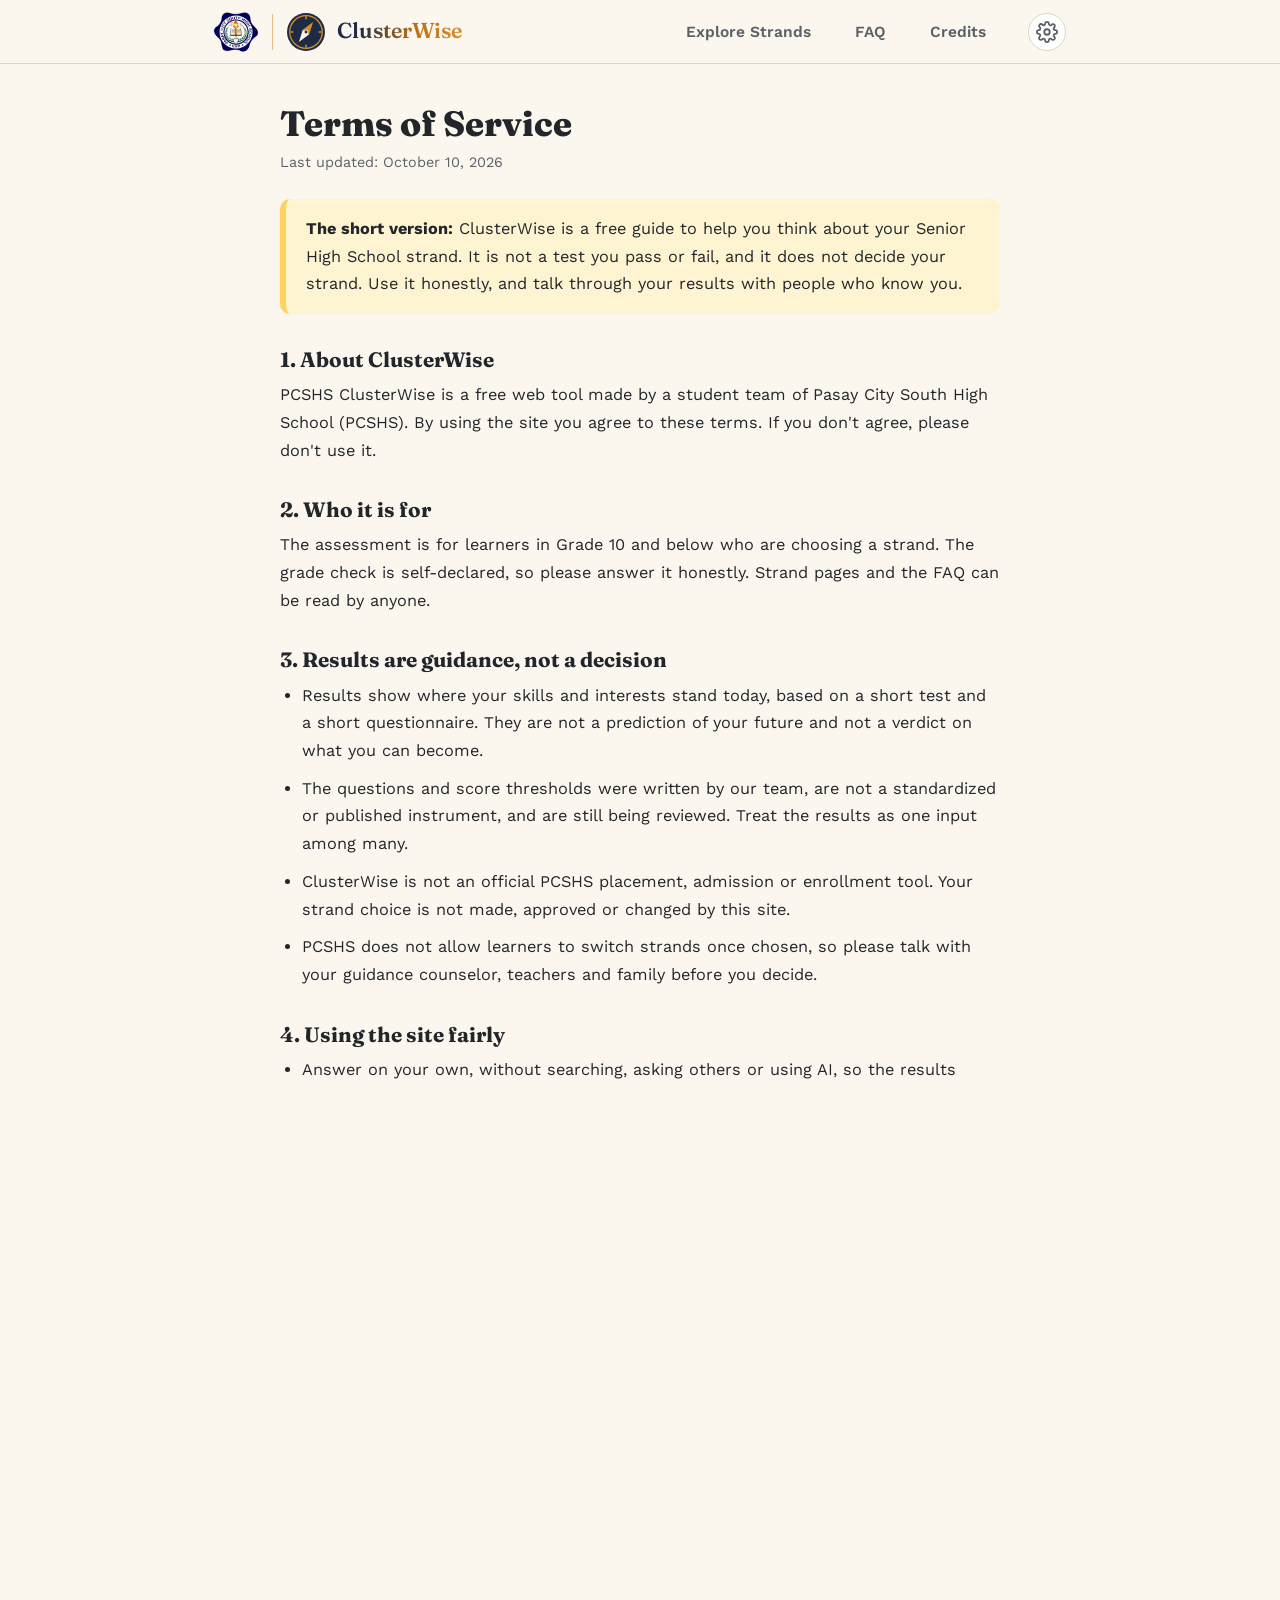
<file: terms.html>
<!DOCTYPE html>
<html lang="en"><head><title>Terms of Service · PCSHS ClusterWise</title><meta charset="utf-8"><meta name="viewport" content="width=device-width, initial-scale=1"><link rel="icon" href="images/favicon.svg" type="image/svg+xml"><link rel="preconnect" href="https://fonts.googleapis.com"><link rel="preconnect" href="https://fonts.gstatic.com" crossorigin><link href="https://fonts.googleapis.com/css2?family=Fraunces:wght@700;800&family=Work+Sans:wght@400;600;700&display=swap" rel="stylesheet"><meta name="theme-color" content="#FBF7EF"><script src="theme.js"></script><link rel="stylesheet" href="legal.css"></head>
<body>
<header class="site-header">
  <div class="wrap header-inner">
    <a class="brand" href="/" aria-label="ClusterWise home">
      <img class="brand-seal" src="images/pcshslogo.png" alt="Pasay City South High School seal" width="44" height="44">
      <span class="brand-divider" aria-hidden="true"></span>
      <img class="brand-compass" src="images/favicon.svg" alt="" width="38" height="38">
      <span class="mark-word">ClusterWise</span>
    </a>
    <nav class="nav-links">
      <a class="nav-link" href="index.html#strands"><span class="nav-opt">Explore </span>Strands</a>
      <a class="nav-link" href="index.html#faq">FAQ</a>
      <a class="nav-link" href="credits.html">Credits</a>
      <div class="settings-wrap" data-no-i18n-attrs>
        <button class="settings-btn" id="settings-btn" type="button" aria-label="Settings" aria-haspopup="true" aria-expanded="false" aria-controls="settings-panel">
          <svg viewBox="0 0 24 24" width="22" height="22" fill="none" stroke="currentColor" stroke-width="2" stroke-linecap="round" stroke-linejoin="round" aria-hidden="true"><circle cx="12" cy="12" r="3"/><path d="M19.4 15a1.7 1.7 0 0 0 .3 1.9l.1.1a2 2 0 1 1-2.8 2.8l-.1-.1a1.7 1.7 0 0 0-1.9-.3 1.7 1.7 0 0 0-1 1.5V21a2 2 0 1 1-4 0v-.1a1.7 1.7 0 0 0-1.1-1.5 1.7 1.7 0 0 0-1.9.3l-.1.1a2 2 0 1 1-2.8-2.8l.1-.1a1.7 1.7 0 0 0 .3-1.9 1.7 1.7 0 0 0-1.5-1H3a2 2 0 1 1 0-4h.1a1.7 1.7 0 0 0 1.5-1.1 1.7 1.7 0 0 0-.3-1.9l-.1-.1a2 2 0 1 1 2.8-2.8l.1.1a1.7 1.7 0 0 0 1.9.3H9a1.7 1.7 0 0 0 1-1.5V3a2 2 0 1 1 4 0v.1a1.7 1.7 0 0 0 1 1.5 1.7 1.7 0 0 0 1.9-.3l.1-.1a2 2 0 1 1 2.8 2.8l-.1.1a1.7 1.7 0 0 0-.3 1.9V9a1.7 1.7 0 0 0 1.5 1H21a2 2 0 1 1 0 4h-.1a1.7 1.7 0 0 0-1.5 1z"/></svg>
        </button>
        <div class="settings-panel" id="settings-panel" role="group" aria-label="Settings">
          <div class="settings-row">
            <span class="settings-label"><svg viewBox="0 0 24 24" width="18" height="18" fill="none" stroke="currentColor" stroke-width="2" stroke-linecap="round" stroke-linejoin="round" aria-hidden="true"><circle cx="12" cy="12" r="9"/><path d="M3 12h18"/><path d="M12 3a14 14 0 0 1 0 18 14 14 0 0 1 0-18z"/></svg>Language</span>
            <span class="lang-seg"><button type="button" data-lang="en" aria-pressed="true">EN</button><button type="button" data-lang="fil" aria-pressed="false">FIL</button></span>
          </div>
          <div class="settings-row">
            <span class="settings-label"><svg viewBox="0 0 24 24" width="18" height="18" fill="none" stroke="currentColor" stroke-width="2" stroke-linecap="round" stroke-linejoin="round" aria-hidden="true"><path d="M21 12.8A9 9 0 1 1 11.2 3a7 7 0 0 0 9.8 9.8z"/></svg>Dark mode</span>
            <button type="button" class="theme-switch" id="theme-switch" role="switch" aria-checked="false" aria-label="Dark mode">
              <span class="theme-thumb" aria-hidden="true">
                <svg class="i-sun" viewBox="0 0 24 24" fill="none" stroke="currentColor" stroke-width="2.4" stroke-linecap="round"><circle cx="12" cy="12" r="4"/><path d="M12 2v2M12 20v2M4.9 4.9l1.4 1.4M17.7 17.7l1.4 1.4M2 12h2M20 12h2M4.9 19.1l1.4-1.4M17.7 6.3l1.4-1.4"/></svg>
                <svg class="i-moon" viewBox="0 0 24 24" fill="currentColor"><path d="M21 12.8A9 9 0 1 1 11.2 3a7 7 0 0 0 9.8 9.8z"/></svg>
              </span>
            </button>
          </div>
        </div>
      </div>
    </nav>
  </div>
</header>
<main>
<h1>Terms of Service</h1>
<!-- just text on this page. change the date when you change something -->
<p class="updated">Last updated: October 10, 2026</p>
<div class="summary"><p><strong>The short version:</strong> ClusterWise is a free guide to help you think about your Senior High School strand. It is not a test you pass or fail, and it does not decide your strand. Use it honestly, and talk through your results with people who know you.</p></div>

<h2>1. About ClusterWise</h2>
<p>PCSHS ClusterWise is a free web tool made by a student team of Pasay City South High School (PCSHS). By using the site you agree to these terms. If you don't agree, please don't use it.</p>

<h2>2. Who it is for</h2>
<p>The assessment is for learners in Grade 10 and below who are choosing a strand. The grade check is self-declared, so please answer it honestly. Strand pages and the FAQ can be read by anyone.</p>

<h2>3. Results are guidance, not a decision</h2>
<ul>
<li>Results show where your skills and interests stand today, based on a short test and a short questionnaire. They are not a prediction of your future and not a verdict on what you can become.</li>
<li>The questions and score thresholds were written by our team, are not a standardized or published instrument, and are still being reviewed. Treat the results as one input among many.</li>
<li>ClusterWise is not an official PCSHS placement, admission or enrollment tool. Your strand choice is not made, approved or changed by this site.</li>
<li>PCSHS does not allow learners to switch strands once chosen, so please talk with your guidance counselor, teachers and family before you decide.</li>
</ul>

<h2>4. Using the site fairly</h2>
<ul>
<li>Answer on your own, without searching, asking others or using AI, so the results reflect you.</li>
<li>Don't try to break, overload, scrape or tamper with the site, or copy it and present it as your own.</li>
<li>Don't use the site to harass or mislead anyone, for example by sharing altered results.</li>
</ul>

<h2>5. Content and ownership</h2>
<p>The site's design, questions, text and code were made by the ClusterWise team for PCSHS. You may save your own results picture and share it for personal use. Embedded YouTube videos and other third-party material belong to their owners and are subject to their terms.</p>

<h2>6. Privacy</h2>
<p>How your information is handled is explained in our <a href="privacy.html">Privacy Policy</a>. In short, your answers stay in your browser and clear when you close the tab.</p>

<h2>7. No guarantees</h2>
<p>ClusterWise is provided "as is" for learner guidance. We work to keep information accurate, but strand details, subjects and careers can change, and we don't promise the site will always be available or error-free. To the extent the law allows, the ClusterWise team and PCSHS are not responsible for decisions made or losses caused by relying on the results.</p>

<h2>8. Changes</h2>
<p>We may update these terms as the project grows. The date above shows the latest version. Continued use means you accept the updated terms.</p>

<h2>9. Governing law</h2>
<p>These terms follow the laws of the Republic of the Philippines.</p>
</main>
<footer><a href="privacy.html">Privacy Policy</a> · <a href="terms.html">Terms of Service</a> · <a href="credits.html">Credits</a> · <a href="index.html">Back to ClusterWise</a></footer>
<script src="translations.js"></script>
</body></html>
</file>
<file: style2.css>
:root {
  --ink: #22262B;
  --ink-soft: #5B6169;
  --paper: #FBF7EF;
  --paper-raised: #FFFFFF;
  --paper-alt: #F1E9D8;
  --navy: #1D2B45;
  --navy-soft: #2C3C5C;
  --amber: #D98E2B;
  --amber-deep: #B5711A;
  --line: #E0D6BF;
  --radius: 10px;
  --shadow: 0 10px 30px -14px rgba(29, 43, 69, 0.25);
  --header-h: 64px;
  --surface: #FFFFFF;
  --surface-warm: #FFF8DC;
  --ink-bg: #22262B;
  --navy-bg: #1D2B45;
  --edge: #22262B;
  --edge-navy: #1D2B45;
  --dot: rgba(29, 43, 69, 0.06);
  --sc-text-mix: 100%;
  color-scheme: light;
}

* { box-sizing: border-box; }

html { scroll-behavior: smooth; scroll-padding-top: var(--header-stick, var(--header-h)); }

body {
  margin: 0;
  font-family: 'Work Sans', -apple-system, BlinkMacSystemFont, sans-serif;
  background-color: var(--paper);
  background-image: radial-gradient(circle, var(--dot) 1px, transparent 1.4px);
  background-size: 24px 24px;
  color: var(--ink);
  line-height: 1.5;
}

h1, h2, h3, h4 {
  font-family: 'Fraunces', Georgia, serif;
  color: var(--navy);
  margin: 0 0 0.4em;
  line-height: 1.15;
}

p { margin: 0 0 1em; color: var(--ink-soft); }

.view { display: none; }
.view.active { display: block; animation: viewFade 0.5s ease; }

@keyframes viewFade {
  from { opacity: 0; transform: translateY(8px); }
  to { opacity: 1; transform: translateY(0); }
}

.wrap {
  max-width: 900px;
  margin: 0 auto;
  padding: 0 24px;
}

/* header at the top. sticky so it follows you down the page */
.site-header {
  position: sticky;
  top: 0;
  z-index: 20;
  height: var(--header-h);
  display: flex;
  align-items: center;
  background: var(--paper);
  border-bottom: 1px solid var(--line);
}

.header-inner {
  display: flex;
  align-items: center;
  justify-content: space-between;
  width: 100%;
}

.nav-links {
  display: flex;
  align-items: center;
  gap: 40px;
}

.nav-link {
  font-family: 'Work Sans', sans-serif;
  font-size: 0.97rem;
  font-weight: 600;
  white-space: nowrap;
  color: var(--ink-soft);
  background: none;
  border: none;
  cursor: pointer;
  padding: 8px 2px;
  position: relative;
}
.nav-link::after {
  content: "";
  position: absolute;
  left: 2px; right: 2px; bottom: 0;
  height: 2px;
  background: var(--amber);
  transform: scaleX(0);
  transform-origin: left;
  transition: transform 0.2s ease;
}
.nav-link:hover { color: var(--navy); }
.nav-link:hover::after { transform: scaleX(1); }

.home-hero {
  position: relative;
  overflow: hidden;
  padding: 56px 0 40px;
  text-align: center;
  background:
    radial-gradient(ellipse at top, rgba(217,142,43,0.10), transparent 60%),
    var(--paper);
  border-bottom: 1px solid var(--line);
}

.home-hero::before {
  content: "";
  position: absolute;
  border-radius: 50%;
  pointer-events: none;
  z-index: 0;
}

.home-hero::before {
  width: 440px;
  height: 440px;
  top: -180px;
  right: -140px;
  background:
    repeating-radial-gradient(circle at center, rgba(217,142,43,0.16) 0 1.5px, transparent 1.5px 48px),
    radial-gradient(circle, rgba(217,142,43,0.14), rgba(217,142,43,0) 70%);
}

.home-hero > .wrap {
  position: relative;
  z-index: 1;
}

.mark {
  display: inline-flex;
  align-items: center;
  gap: 10px;
  margin-bottom: 28px;
}

.mark-compact {
  background: none;
  border: none;
  cursor: pointer;
  margin: 0;
  padding: 0;
}

.mark-glyph {
  width: 40px; height: 40px;
  border-radius: 50%;
  background: var(--navy-bg);
  position: relative;
  flex-shrink: 0;
}
.mark-glyph::before, .mark-glyph::after {
  content: "";
  position: absolute;
  background: var(--amber);
}
.mark-glyph::before {
  width: 2px; height: 16px;
  top: 12px; left: 19px;
  transform: rotate(35deg);
}
.mark-glyph::after {
  width: 6px; height: 6px;
  border-radius: 50%;
  background: var(--paper);
  top: 17px; left: 17px;
}

.site-header .mark-glyph { width: 30px; height: 30px; }
.site-header .mark-glyph::before { width: 1.5px; height: 12px; top: 9px; left: 14.5px; }
.site-header .mark-glyph::after { width: 4.5px; height: 4.5px; top: 12.5px; left: 12.5px; }

.mark-word {
  font-family: 'Fraunces', serif;
  font-weight: 600;
  font-size: 1.3rem;
  letter-spacing: 0.01em;
  color: var(--navy);
  background: linear-gradient(100deg, var(--navy) 20%, var(--amber-deep) 60%, var(--amber) 100%);
  -webkit-background-clip: text;
  background-clip: text;
  -webkit-text-fill-color: transparent;
}
.site-header .mark-word { font-size: 1.1rem; }

.home-hero h1 {
  font-size: clamp(2.2rem, 5vw, 3.4rem);
  font-weight: 600;
  max-width: 15ch;
  margin: 0 auto 18px;
  background: linear-gradient(100deg, var(--navy) 15%, var(--amber-deep) 55%, var(--amber) 100%);
  -webkit-background-clip: text;
  background-clip: text;
  -webkit-text-fill-color: transparent;
  color: var(--navy);
}

.home-hero .lede {
  max-width: 52ch;
  margin: 0 auto 32px;
  font-size: 1.08rem;
  color: var(--ink-soft);
}

.btn {
  font-family: 'Work Sans', sans-serif;
  font-weight: 600;
  font-size: 1rem;
  border: none;
  border-radius: 999px;
  padding: 15px 34px;
  cursor: pointer;
  transition: transform 0.15s ease, box-shadow 0.15s ease, background 0.2s ease;
}

.btn-primary {
  background: var(--amber);
  color: #fff;
  box-shadow: 0 8px 20px -8px rgba(217,142,43,0.7);
}
.btn-primary:hover { background: var(--amber-deep); transform: translateY(-1px); }
.btn-primary:active { transform: translateY(0); }

.btn-ghost {
  background: transparent;
  color: var(--navy);
  border: 1.5px solid var(--line);
}
.btn-ghost:hover { border-color: var(--edge-navy); }

.btn-compass {
  display: inline-flex;
  align-items: center;
  gap: 0;
  transition: gap 0.3s ease, background 0.2s ease, transform 0.15s ease;
}
.btn-compass:hover,
.btn-compass:focus-visible {
  gap: 8px;
}

.btn-compass-icon {
  width: 0;
  height: 18px;
  border-radius: 50%;
  box-sizing: border-box;
  border: 1.5px solid transparent;
  position: relative;
  flex-shrink: 0;
  opacity: 0;
  transform: scale(0.4) rotate(-60deg);
  transition: width 0.3s ease, opacity 0.25s ease, transform 0.5s cubic-bezier(0.34, 1.56, 0.64, 1), border-color 0.3s ease;
}
.btn-compass:hover .btn-compass-icon,
.btn-compass:focus-visible .btn-compass-icon {
  width: 18px;
  opacity: 1;
  border-color: rgba(255, 255, 255, 0.85);
  transform: scale(1) rotate(300deg);
}
.btn-compass-icon::before,
.btn-compass-icon::after {
  content: "";
  position: absolute;
  left: 9px;
  top: 50%;
  width: 0;
  height: 0;
  border-style: solid;
}
.btn-compass-icon::before {
  border-width: 0 2.5px 6px 2.5px;
  border-color: transparent transparent #ffffff transparent;
  transform: translate(-50%, -100%);
}
.btn-compass-icon::after {
  border-width: 6px 2.5px 0 2.5px;
  border-color: var(--edge-navy) transparent transparent transparent;
  transform: translate(-50%, 0);
}

@media (prefers-reduced-motion: reduce) {
  .btn-compass-icon { transition: opacity 0.2s ease; transform: none; }
  .btn-compass:hover .btn-compass-icon,
  .btn-compass:focus-visible .btn-compass-icon {
    transform: none;
  }
}

.manual {
  max-width: 640px;
  margin: 56px auto 0;
  padding: 0 0 64px;
}

.manual-title {
  text-align: center;
  font-size: 1rem;
  text-transform: none;
  color: var(--ink-soft);
  font-family: 'Work Sans', sans-serif;
  font-weight: 600;
  margin-bottom: 24px;
}
.manual-title::before {
  content: "";
  display: block;
  width: 36px;
  height: 3px;
  border-radius: 2px;
  background: var(--amber);
  margin: 0 auto 14px;
}

.manual-list {
  list-style: none;
  margin: 0; padding: 0;
  counter-reset: step;
  border-left: 2px solid var(--line);
  padding-left: 28px;
}

.manual-list li {
  position: relative;
  counter-increment: step;
  padding-bottom: 22px;
  color: var(--ink);
}
.manual-list li:last-child { padding-bottom: 0; }
.manual-list li::before {
  content: counter(step);
  position: absolute;
  left: -41px;
  top: -1px;
  width: 26px; height: 26px;
  border-radius: 50%;
  background: var(--paper);
  border: 2px solid var(--amber);
  color: var(--navy-soft);
  font-weight: 600;
  font-size: 0.8rem;
  display: flex; align-items: center; justify-content: center;
}

.explore-strands-section {
  position: relative;
  overflow: hidden;
  padding: 8px 0 72px;
  border-top: 1px solid var(--line);
  padding-top: 56px;
}
.explore-strands-section::before {
  content: "";
  position: absolute;
  top: -60px;
  right: -80px;
  width: 300px;
  height: 300px;
  border-radius: 50%;
  background: radial-gradient(circle, rgba(106,62,161,0.08), rgba(106,62,161,0) 70%);
  pointer-events: none;
  z-index: 0;
}
.explore-strands-section > * {
  position: relative;
  z-index: 1;
}

.section-title {
  font-size: clamp(1.5rem, 3vw, 1.9rem);
  text-align: center;
  margin-bottom: 8px;
}
.section-title::before {
  content: "";
  display: block;
  width: 36px;
  height: 3px;
  border-radius: 2px;
  background: var(--amber);
  margin: 0 auto 14px;
}

.section-sub {
  text-align: center;
  max-width: 46ch;
  margin: 0 auto 32px;
}

.strand-grid {
  display: grid;
  grid-template-columns: repeat(2, 1fr);
  gap: 14px;
}
@media (max-width: 640px) {
  .strand-grid { grid-template-columns: 1fr; }
}

.strand-card {
  --sc: var(--navy);
  display: flex;
  flex-direction: row;
  align-items: flex-start;
  gap: 16px;
  text-align: left;
  background: var(--paper-raised);
  border: 1.5px solid var(--line);
  border-radius: var(--radius);
  padding: 18px 20px;
  cursor: pointer;
  font-family: inherit;
  width: 100%;
  transition: transform 0.15s ease, box-shadow 0.2s ease, border-color 0.2s ease, background-color 0.25s ease;
}
.strand-card:hover {
  transform: translateY(-3px);
  background-color: var(--sc);
  border-color: var(--sc);
  box-shadow: var(--shadow);
}
.strand-card-badge {
  flex-shrink: 0;
  min-width: 54px;
  height: 54px;
  padding: 0 8px;
  border-radius: 8px;
  background: var(--sc);
  color: #fff;
  display: flex;
  align-items: center;
  justify-content: center;
  white-space: nowrap;
  font-family: 'Fraunces', serif;
  font-weight: 600;
  font-size: 0.82rem;
  letter-spacing: -0.01em;
  transition: background-color 0.25s ease, color 0.25s ease;
}
.strand-card:hover .strand-card-badge {
  background: var(--surface);
  color: color-mix(in srgb, var(--sc) var(--sc-text-mix), #fff);
}
.strand-card-content {
  display: flex;
  flex-direction: column;
  min-width: 0;
  flex-grow: 1;
}
.strand-card-name {
  font-family: 'Fraunces', serif;
  font-size: 1.1rem;
  font-weight: 600;
  color: color-mix(in srgb, var(--sc) var(--sc-text-mix), #fff);
  margin-bottom: 1px;
  transition: color 0.25s ease;
  display: inline-flex;
  align-items: center;
  gap: 7px;
}
.strand-card-name svg { width: 17px; height: 17px; flex-shrink: 0; }
.strand-card-full {
  font-size: 0.74rem;
  font-weight: 600;
  color: var(--ink-soft);
  margin-bottom: 8px;
  transition: color 0.25s ease;
}
.strand-card-blurb {
  font-size: 0.87rem;
  color: var(--ink);
  margin-bottom: 8px;
  transition: color 0.25s ease;
}
.strand-card-cta {
  font-size: 0.8rem;
  font-weight: 600;
  color: color-mix(in srgb, var(--sc) var(--sc-text-mix), #fff);
  transition: color 0.25s ease;
}
.strand-card:hover .strand-card-name,
.strand-card:hover .strand-card-cta {
  color: #fff;
}
.strand-card:hover .strand-card-full {
  color: rgba(255, 255, 255, 0.8);
}
.strand-card:hover .strand-card-blurb {
  color: rgba(255, 255, 255, 0.95);
}

.assess-header {
  position: sticky;
  top: var(--header-stick, var(--header-h));
  background: var(--paper);
  border-bottom: 1px solid var(--line);
  padding: 18px 0 14px;
  z-index: 5;
}

.stepper {
  display: flex;
  justify-content: space-between;
  gap: 8px;
  margin-bottom: 16px;
}

.step {
  flex: 1;
  display: flex;
  align-items: center;
  gap: 8px;
  opacity: 0.45;
}

.step-marker {
  width: 26px; height: 26px;
  border-radius: 50%;
  border: 1.5px solid var(--ink-soft);
  display: flex; align-items: center; justify-content: center;
  font-size: 0.72rem;
  font-weight: 600;
  flex-shrink: 0;
  color: var(--ink-soft);
  transition: all 0.25s ease;
}

.step-label {
  font-size: 0.78rem;
  font-weight: 600;
  color: var(--ink-soft);
  display: none;
}

.step-active { opacity: 1; }
.step-active .step-marker { background: var(--navy-bg); border-color: var(--edge-navy); color: #fff; }
.step-active .step-label { color: var(--navy); display: inline; }
.step-done { opacity: 0.85; }
.step-done .step-marker { background: var(--amber); border-color: var(--amber); color: #fff; }

.q-progress-track {
  height: 6px;
  border-radius: 4px;
  background: var(--paper-alt);
  overflow: hidden;
}
.q-progress-fill {
  height: 100%;
  background: linear-gradient(90deg, var(--amber), var(--navy));
  border-radius: 4px;
  transition: width 0.4s ease;
}
.q-progress-label {
  display: block;
  margin-top: 8px;
  font-size: 0.8rem;
  color: var(--ink-soft);
  font-weight: 500;
}

.assess-body {
  padding: 48px 0 40px;
  min-height: 340px;
}

.question-card { max-width: 620px; margin: 0 auto; }

.q-eyebrow {
  font-size: 0.8rem;
  font-weight: 600;
  color: var(--amber-deep);
  margin-bottom: 10px;
}

.q-text {
  font-size: clamp(1.4rem, 3vw, 1.8rem);
  margin-bottom: 32px;
}

.card-in .q-text, .card-in .options { animation: qIn 0.4s ease; }
@keyframes qIn { from { opacity: 0; transform: translateX(10px); } to { opacity: 1; transform: translateX(0); } }

.options { display: flex; flex-direction: column; gap: 10px; }

.option {
  display: flex;
  align-items: center;
  gap: 14px;
  padding: 14px 18px;
  border: 1.5px solid var(--line);
  border-radius: var(--radius);
  background: var(--paper-raised);
  cursor: pointer;
  transition: border-color 0.2s ease, background 0.2s ease, transform 0.15s ease;
}
.option input { position: absolute; opacity: 0; pointer-events: none; }

.option-letter {
  width: 26px; height: 26px;
  border-radius: 50%;
  border: 2px solid var(--line);
  flex-shrink: 0;
  display: flex; align-items: center; justify-content: center;
  font-size: 0.76rem;
  font-weight: 700;
  color: var(--ink-soft);
  transition: all 0.2s ease;
}

.option-text { font-weight: 500; color: var(--ink); }

.option:hover { border-color: var(--amber); }
.option-selected {
  border-color: var(--amber);
  background: var(--surface-warm);
}
.option-selected .option-letter { border-color: var(--amber); background: var(--amber); color: #fff; }
.option-pulse { animation: pulse 0.35s ease; }
@keyframes pulse { 0% { transform: scale(1); } 45% { transform: scale(1.015); } 100% { transform: scale(1); } }

.assess-nav {
  display: flex;
  justify-content: space-between;
  max-width: 620px;
  margin: 36px auto 0;
}
.btn:disabled { opacity: 0.4; cursor: not-allowed; }

.results-hero {
  text-align: center;
  padding: 64px 0 20px;
  background: linear-gradient(180deg, var(--paper-alt), var(--paper));
}
.results-hero h1 {
  font-size: clamp(1.9rem, 4vw, 2.6rem);
  max-width: 20ch;
  margin: 0 auto 10px;
}
.results-hero p { max-width: 46ch; margin: 0 auto; }

.chart-section { padding: 36px 0 8px; }

.bar-chart {
  display: flex;
  align-items: flex-end;
  justify-content: center;
  gap: clamp(10px, 3vw, 28px);
  height: 260px;
  padding: 0 8px;
  border-bottom: 2px solid var(--edge);
}

.bar-col {
  display: flex;
  flex-direction: column;
  align-items: center;
  width: 64px;
  height: 100%;
  justify-content: flex-end;
}
.bar-pct { font-weight: 700; font-size: 0.9rem; color: var(--navy); margin-bottom: 6px; }
.bar-track {
  width: 100%;
  height: 100%;
  display: flex;
  align-items: flex-end;
}
.bar-fill {
  width: 100%;
  height: 0%;
  border-radius: 6px 6px 0 0;
  transition: height 1.1s cubic-bezier(.2,.8,.2,1);
}
.bar-label { margin-top: 10px; font-size: 0.78rem; font-weight: 600; color: var(--ink-soft); }

.explain-section {
  padding: 44px 0;
  display: grid;
  grid-template-columns: 1fr 1fr;
  gap: 36px;
}
@media (max-width: 720px) { .explain-section { grid-template-columns: 1fr; } }

.explain-section h3 { font-size: 1.2rem; }

.explain-lead {
  font-size: 1.2rem;
  line-height: 1.55;
  color: var(--ink);
  font-weight: 500;
}
.explain-lead strong { color: var(--navy); }

.chip-row { display: flex; flex-wrap: wrap; gap: 8px; margin: 14px 0 18px; }
.chip {
  border: 1.5px solid var(--chip-color, var(--line));
  color: var(--chip-color, var(--ink));
  background: transparent;
  padding: 8px 16px;
  border-radius: 999px;
  font-weight: 600;
  font-size: 0.85rem;
  cursor: pointer;
  transition: all 0.2s ease;
}
.chip:hover { background: var(--chip-color, var(--paper-alt)); color: #fff; }
.chip-active { background: var(--chip-color); color: #fff; }

.faq-section { padding: 8px 0 64px; }
.faq-item {
  border-bottom: 1px solid var(--line);
}
.faq-question {
  width: 100%;
  background: none;
  border: none;
  text-align: left;
  padding: 18px 4px;
  font-family: 'Work Sans', sans-serif;
  font-size: 1rem;
  font-weight: 600;
  color: var(--ink);
  display: flex;
  justify-content: space-between;
  align-items: center;
  cursor: pointer;
}
.faq-icon {
  font-size: 1.3rem;
  color: var(--amber-deep);
  transition: transform 0.25s ease;
}
.faq-open .faq-icon { transform: rotate(45deg); }
.faq-answer {
  max-height: 0;
  overflow: hidden;
  transition: max-height 0.3s ease;
}
.faq-open .faq-answer { max-height: 260px; }
.faq-answer p { padding: 0 4px 18px; }

.results-footer {
  text-align: center;
  padding: 0 0 72px;
  display: flex;
  gap: 12px;
  justify-content: center;
  flex-wrap: wrap;
}

:root {
  --sun: #FFD25E;
  --sun-soft: #FFE9A8;
}

.results-hero {
  position: relative;
  overflow: hidden;
  text-align: center;
  padding: 64px 0 76px;
  background:
    linear-gradient(180deg, var(--sun-soft) 0%, var(--paper) 100%);
  border-bottom: 3px solid var(--edge);
}
.results-hero::before {
  content: "";
  position: absolute;
  width: 230px; height: 230px;
  top: -80px; right: -60px;
  border-radius: 50%;
  border: 6px dashed rgba(217, 142, 43, 0.55);
  animation: resSpin 40s linear infinite;
  pointer-events: none;
}
@keyframes resSpin { to { transform: rotate(360deg); } }
@media (prefers-reduced-motion: reduce) { .results-hero::before { animation: none; } }

.results-hero .wrap { position: relative; z-index: 1; }
.results-hero .wrap::before {
  content: "✦ Your result is in ✦";
  display: inline-block;
  font-size: 0.8rem;
  font-weight: 700;
  letter-spacing: 0.08em;
  text-transform: uppercase;
  background: var(--ink-bg);
  color: var(--sun);
  padding: 8px 18px;
  border-radius: 999px;
  margin-bottom: 26px;
  transform: rotate(-2deg);
}
.results-hero h1 {
  font-size: clamp(2.1rem, 6.4vw, 4rem);
  font-weight: 800;
  font-variation-settings: "SOFT" 100, "WONK" 1;
  letter-spacing: -0.02em;
  line-height: 1.3;
  text-wrap: balance;
  max-width: 21ch;
  margin: 0 auto 18px;
}
.results-hero h1 span.res-legacy {
  display: inline-block;
  background: var(--surface);
  border: 3px solid var(--edge);
  border-radius: 18px;
  padding: 0 0.22em;
  margin: 0 0.06em;
  transform: rotate(-3deg);
  box-shadow: 5px 5px 0 var(--edge);
}
.results-hero p {
  max-width: 40ch;
  margin: 0 auto;
  font-size: 1.05rem;
  color: var(--ink);
}

.wrap.chart-section {
  max-width: 980px;
  padding: 0 24px 12px;
  margin-top: -34px;
  position: relative;
  z-index: 2;
}
.bar-chart {
  display: flex;
  align-items: flex-end;
  justify-content: center;
  gap: clamp(8px, 2.4vw, 22px);
  height: 340px;
  padding: 26px clamp(12px, 3vw, 32px) 14px;
  background-color: var(--surface);
  background-image: repeating-linear-gradient(0deg, transparent 0 62px, rgba(29, 43, 69, 0.07) 62px 64px);
  border: 3px solid var(--edge);
  border-radius: 28px;
  box-shadow: 8px 8px 0 var(--edge-navy);
}
.bar-col {
  flex: 1;
  width: auto;
  max-width: 96px;
  display: flex;
  flex-direction: column;
  align-items: center;
  justify-content: flex-end;
  height: 100%;
}
.bar-pct {
  font-family: 'Fraunces', serif;
  font-weight: 800;
  font-size: clamp(0.75rem, 2.6vw, 1.05rem);
  color: var(--ink);
  background: var(--sun);
  border: 2px solid var(--edge);
  border-radius: 999px;
  padding: 2px 8px;
  margin-bottom: 10px;
  box-shadow: 2px 2px 0 var(--edge);
}
.bar-col:first-child .bar-pct { background: var(--ink-bg); color: var(--sun); }
.bar-track { width: 100%; height: 100%; display: flex; align-items: flex-end; border-bottom: 3px solid var(--edge); }
.bar-fill {
  position: relative;
  overflow: hidden;
  width: 100%;
  height: 0%;
  border: 3px solid var(--edge);
  border-bottom: none;
  border-radius: 16px 16px 0 0;
  transition: height 1.1s cubic-bezier(0.3, 1.25, 0.5, 1);
}
.bar-fill::after {
  content: "";
  position: absolute;
  inset: 0;
  background: repeating-linear-gradient(135deg, rgba(255,255,255,0.22) 0 8px, transparent 8px 16px);
  pointer-events: none;
}
.bar-col:first-child .bar-fill::before {
  content: "★";
  position: absolute;
  top: 6px; left: 50%;
  transform: translateX(-50%);
  color: #fff;
  font-size: 1.15rem;
  line-height: 1;
  z-index: 1;
}
.bar-col:nth-child(2) .bar-fill { transition-delay: 0.08s; }
.bar-col:nth-child(3) .bar-fill { transition-delay: 0.16s; }
.bar-col:nth-child(4) .bar-fill { transition-delay: 0.24s; }
.bar-col:nth-child(5) .bar-fill { transition-delay: 0.32s; }
.bar-col:nth-child(6) .bar-fill { transition-delay: 0.4s; }
.bar-label {
  margin-top: 12px;
  font-size: clamp(0.7rem, 2.4vw, 0.9rem);
  font-weight: 700;
  color: var(--ink);
}
.bar-col:first-child .bar-label {
  text-decoration: underline solid var(--amber);
  text-decoration-thickness: 3px;
  text-underline-offset: 4px;
}

.explain-section {
  padding: 56px 24px 52px;
  display: grid;
  grid-template-columns: 1.25fr 1fr;
  gap: 40px;
  align-items: start;
}
@media (max-width: 720px) { .explain-section { grid-template-columns: 1fr; gap: 34px; } }

#explain-why {
  background: var(--sun);
  border: 3px solid var(--edge);
  border-radius: 26px;
  padding: 26px 28px 30px;
  box-shadow: 7px 7px 0 var(--edge);
  transform: rotate(-1deg);
}
#explain-why h3 {
  font-size: 1.9rem;
  font-weight: 800;
  font-variation-settings: "SOFT" 100, "WONK" 1;
  color: var(--ink);
  margin-bottom: 12px;
}
.explain-lead { font-size: 1.12rem; line-height: 1.7; color: var(--ink); font-weight: 500; margin: 0; }
.explain-lead strong {
  color: var(--ink);
  background: var(--surface);
  border: 2px solid var(--edge);
  border-radius: 8px;
  padding: 0 7px;
  white-space: nowrap;
}

.chip-row { gap: 12px; margin: 16px 0 22px; }
.chip {
  background: var(--surface);
  border: 3px solid var(--chip-color, var(--edge));
  color: var(--chip-color, var(--ink));
  padding: 10px 22px;
  font-size: 1rem;
  font-weight: 700;
  box-shadow: 3px 3px 0 var(--chip-color, var(--edge));
  transition: transform 0.15s ease, box-shadow 0.15s ease, background 0.2s ease, color 0.2s ease;
}
.chip:hover {
  background: var(--chip-color);
  color: #fff;
  transform: translate(-1px, -1px);
  box-shadow: 5px 5px 0 var(--chip-color);
}
.chip-active {
  background: var(--chip-color);
  color: #fff;
  transform: translate(2px, 2px);
  box-shadow: 1px 1px 0 var(--chip-color);
}
.chip-active:hover { transform: translate(2px, 2px); box-shadow: 1px 1px 0 var(--chip-color); }

.faq-section { padding: 24px 24px 64px; }
.faq-section h3 { font-size: 1.7rem; font-variation-settings: "SOFT" 100; margin-bottom: 18px; }
.faq-item {
  background: var(--surface);
  border: 2px solid var(--edge);
  border-radius: 16px;
  margin-bottom: 12px;
  overflow: hidden;
  box-shadow: 3px 3px 0 var(--sun);
  transition: background 0.2s ease, box-shadow 0.2s ease;
}
.faq-open { background: var(--surface-warm); }
.faq-question { padding: 16px 20px; gap: 14px; }
.faq-icon {
  display: grid;
  place-items: center;
  width: 30px; height: 30px;
  flex-shrink: 0;
  background: var(--sun);
  border: 2px solid var(--edge);
  border-radius: 50%;
  color: var(--ink);
  font-size: 1.15rem;
  line-height: 1;
}
.faq-open .faq-icon { background: var(--ink-bg); color: var(--sun); }
.faq-answer p { padding: 0 20px 20px; margin: 0; }

.results-footer .btn-ghost {
  background: var(--surface);
  color: var(--ink);
  border: 3px solid var(--edge);
  font-weight: 700;
  box-shadow: 4px 4px 0 var(--edge);
}
.results-footer .btn-ghost:hover { transform: translate(-1px, -1px); box-shadow: 6px 6px 0 var(--edge); }

.wrap-wide { max-width: 1080px; margin: 0 auto; padding: 0 24px; }

.sd { --tint: color-mix(in srgb, var(--sc) 11%, var(--paper)); }

.sd-hero {
  position: relative;
  overflow: hidden;
  background: var(--tint);
  border-bottom: 1px solid color-mix(in srgb, var(--sc) 30%, var(--line));
}
.sd-watermark {
  position: absolute;
  left: -70px;
  bottom: -90px;
  width: 360px;
  color: color-mix(in srgb, var(--sc) var(--sc-text-mix), #fff);
  opacity: 0.08;
  pointer-events: none;
}
.sd-watermark svg { width: 100%; height: auto; display: block; }
.sd-hero-inner {
  position: relative;
  z-index: 1;
  display: grid;
  grid-template-columns: 1.05fr 1fr;
  gap: 48px;
  align-items: center;
  padding: 64px 24px 60px;
}
.sd-name {
  font-size: clamp(3.4rem, 9vw, 6rem);
  font-weight: 700;
  letter-spacing: -0.02em;
  line-height: 1;
  color: color-mix(in srgb, var(--sc) var(--sc-text-mix), #fff);
  margin: 0 0 10px;
}
.sd-full {
  font-family: 'Fraunces', Georgia, serif;
  font-size: 1.3rem;
  font-weight: 500;
  color: var(--navy);
  margin: 0 0 16px;
}
.sd-overview { font-size: 1.05rem; color: var(--ink); max-width: 46ch; margin: 0; }

.sd-cols {
  display: grid;
  grid-template-columns: 1.2fr 1fr;
  gap: 56px;
  padding-bottom: 72px;
}
.sd .sd-cols { padding-top: 64px; }
.sd-h { font-size: 1.5rem; margin: 0 0 18px; }
.sd-subjects { list-style: none; margin: 0; padding: 0; border-top: 2px solid var(--sc); }
.sd-subjects li {
  font-family: 'Fraunces', Georgia, serif;
  font-size: 1.2rem;
  color: var(--navy);
  padding: 14px 0;
  border-bottom: 1px solid var(--line);
}
.sd-chips { display: flex; flex-wrap: wrap; gap: 10px; }
.sd-chip {
  background: color-mix(in srgb, var(--sc) 14%, var(--surface));
  border: 1.5px solid color-mix(in srgb, var(--sc) 55%, var(--surface));
  color: var(--navy);
  padding: 10px 18px;
  border-radius: 999px;
  font-weight: 600;
  font-size: 0.92rem;
}

.sd-path {
  background: var(--paper-alt);
  border-top: 1px solid var(--line);
  border-bottom: 1px solid var(--line);
  padding: 64px 0 68px;
}
.sd-path .sd-h { font-size: 1.7rem; margin-bottom: 6px; }
.sd-path-sub { margin: 0 0 32px; }
.sd-path-grid {
  display: grid;
  grid-template-columns: auto 1fr 1fr;
  align-items: start;
}
.sd-path-start {
  min-width: 84px;
  height: 84px;
  padding: 0 14px;
  border-radius: 50%;
  background: var(--sc);
  color: #fff;
  display: flex;
  align-items: center;
  justify-content: center;
  font-family: 'Fraunces', Georgia, serif;
  font-weight: 700;
  font-size: 1.15rem;
}
.sd-path-col { position: relative; padding-left: 64px; }
.sd-path-col::before {
  content: "";
  position: absolute;
  left: 14px;
  top: 41px;
  width: 32px;
  height: 2px;
  background: var(--sc);
}
.sd-path-col::after {
  content: "";
  position: absolute;
  left: 42px;
  top: 36px;
  border-style: solid;
  border-width: 6px 0 6px 9px;
  border-color: transparent transparent transparent var(--sc);
}
.sd-path-col h3 { font-size: 1.2rem; margin: 0 0 10px; padding-top: 30px; }
.sd-path-col ul { margin: 0; padding-left: 18px; color: var(--ink); }
.sd-path-col li { margin-bottom: 6px; }

.sd-close {
  background: color-mix(in srgb, var(--sc) 72%, var(--navy));
  padding: 68px 0 64px;
}
.sd-close h2 {
  color: #fff;
  font-size: clamp(1.9rem, 4vw, 2.7rem);
  max-width: 20ch;
  margin: 0 0 12px;
}
.sd-close p { color: rgba(255, 255, 255, 0.92); max-width: 50ch; }
.sd-close-actions { display: flex; flex-wrap: wrap; gap: 12px; margin-top: 26px; }
.btn-light { background: var(--surface); color: var(--navy); }
.btn-light:hover { transform: translateY(-1px); background: var(--paper); }
.btn-outline-light {
  background: transparent;
  color: #fff;
  border: 1.5px solid rgba(255, 255, 255, 0.7);
}
.btn-outline-light:hover { background: rgba(255, 255, 255, 0.12); }
.sd-others {
  display: flex;
  flex-wrap: wrap;
  align-items: center;
  gap: 8px;
  margin-top: 40px;
  padding-top: 24px;
  border-top: 1px solid rgba(255, 255, 255, 0.35);
}
.sd-others-label { color: #fff; font-weight: 600; margin-right: 6px; }
.sd-other {
  font-family: 'Work Sans', sans-serif;
  font-weight: 600;
  font-size: 0.88rem;
  color: #fff;
  background: rgba(255, 255, 255, 0.12);
  border: 1.5px solid rgba(255, 255, 255, 0.5);
  border-radius: 999px;
  padding: 8px 16px;
  cursor: pointer;
}
.sd-other:hover { background: var(--surface); color: var(--navy); }
.sd-close :focus-visible, .sd-hero :focus-visible { outline: 3px solid var(--surface); outline-offset: 3px; }

.sd-video { margin: 0; }
.video-frame {
  position: relative;
  width: 100%;
  aspect-ratio: 16 / 9;
  border-radius: 14px;
  overflow: hidden;
  border: 1px solid color-mix(in srgb, var(--sc, var(--edge-navy)) 30%, var(--line));
  box-shadow: var(--shadow);
  background: var(--paper-raised);
}
.video-frame-media { width: 100%; height: 100%; border: 0; display: block; }
.video-frame-placeholder {
  position: relative;
  width: 100%;
  height: 100%;
  display: flex;
  flex-direction: column;
  align-items: center;
  justify-content: center;
  gap: 12px;
  background: var(--paper-alt);
}
.video-frame-play {
  width: 56px;
  height: 56px;
  border-radius: 50%;
  background: var(--sc, var(--navy));
  display: flex;
  align-items: center;
  justify-content: center;
}
.video-frame-play svg { transform: translateX(2px); }
.video-frame-note { margin: 0; font-weight: 600; font-size: 0.9rem; color: var(--navy-soft); }
.video-caption { margin: 12px 0 0; font-size: 0.9rem; color: var(--ink-soft); }

@media (max-width: 800px) {
  .sd-hero-inner { grid-template-columns: 1fr; gap: 32px; padding-top: 44px; }
  .sd-cols { grid-template-columns: 1fr; gap: 44px; }
  .sd .sd-cols { padding-top: 44px; }
  .sd-path-grid { grid-template-columns: 1fr; }
  .sd-path-start { margin-bottom: 8px; justify-self: start; }
  .sd-path-col { padding: 0 0 24px 32px; margin-left: 41px; border-left: 2px solid var(--sc); }
  .sd-path-col::before, .sd-path-col::after { display: none; }
  .sd-path-col h3 { padding-top: 4px; }
}

footer.site-footer {
  text-align: center;
  padding: 28px 0;
  font-size: 0.82rem;
  color: var(--ink-soft);
  border-top: 1px solid var(--line);
}

@media (min-width: 560px) {
  .step-label { display: inline; }
}

@media (max-width: 600px) {
  .nav-link:not(#nav-explore):not(#nav-faq):not(#nav-credits) { display: none; }
  .header-inner { gap: 8px; }
}

@media (prefers-reduced-motion: reduce) {
  * { animation-duration: 0.001ms !important; transition-duration: 0.001ms !important; }
}

.home-hero {
  position: relative;
  overflow: hidden;
  padding: 60px 0 44px;
  text-align: center;
  border-bottom: 3px solid var(--edge);
  background:
    radial-gradient(ellipse at top, rgba(217,142,43,0.12), transparent 60%),
    var(--sun-soft, #FFE9A8);
}

.home-hero::before { opacity: 0.9; }

.home-hero h1 {
  font-weight: 800;
  font-variation-settings: "SOFT" 100, "WONK" 1;
  text-wrap: balance;
  -webkit-text-fill-color: var(--navy);
  background: none;
}

.home-hero h1 span {
  display: inline-block;
  background: var(--surface);
  color: var(--amber-deep);
  -webkit-text-fill-color: var(--amber-deep);
  border: 3px solid var(--edge);
  border-radius: 14px;
  padding: 0 0.2em;
  margin: 0 0.04em;
  transform: rotate(-3deg);
  box-shadow: 5px 5px 0 var(--edge);
}

.home-hero .lede {
  font-weight: 500;
  color: var(--ink);
}

.home-hero .btn-primary {
  border: 3px solid var(--edge);
  box-shadow: 5px 5px 0 var(--edge);
  transition: transform 0.15s ease, box-shadow 0.15s ease, background 0.2s ease, gap 0.3s ease;
}
.home-hero .btn-primary:hover {
  transform: translate(-2px, -2px);
  box-shadow: 7px 7px 0 var(--edge);
}
.home-hero .btn-primary:active {
  transform: translate(0, 0);
  box-shadow: 3px 3px 0 var(--edge);
}
.btn-compass-icon::after { border-color: var(--edge) transparent transparent transparent; }

.manual {
  margin-top: 60px;
  padding: 0 0 68px;
}
.manual-title {
  display: inline-block;
  background: var(--sun, #FFD25E);
  border: 2px solid var(--edge);
  border-radius: 999px;
  padding: 6px 18px;
  transform: rotate(-1deg);
}
.manual-title::before { display: none; }

.manual-list {
  background: var(--surface);
  border: 3px solid var(--edge);
  border-radius: 24px;
  box-shadow: 7px 7px 0 var(--edge-navy);
  padding: 30px 30px 30px 64px;
  margin-top: 18px;
  border-left: 3px solid var(--edge);
}
.manual-list li::before {
  background: var(--sun, #FFD25E);
  border: 2px solid var(--edge);
  box-shadow: 2px 2px 0 var(--edge);
  color: var(--ink);
  font-family: 'Fraunces', serif;
  font-weight: 700;
  left: -46px;
}

.explore-strands-section { padding-top: 64px; }
.section-title {
  font-weight: 800;
  font-variation-settings: "SOFT" 100, "WONK" 1;
}
.section-title::before { display: block; }

.strand-card {
  border: 3px solid var(--edge);
  border-radius: 20px;
  box-shadow: 6px 6px 0 var(--sc);
  transition: transform 0.2s ease, box-shadow 0.2s ease, background-color 0.25s ease, border-color 0.25s ease;
}
.strand-grid .strand-card:nth-child(6n+1) { transform: rotate(-0.6deg); }
.strand-grid .strand-card:nth-child(6n+2) { transform: rotate(0.6deg); }
.strand-grid .strand-card:nth-child(6n+3) { transform: rotate(-0.4deg); }
.strand-grid .strand-card:nth-child(6n+4) { transform: rotate(0.4deg); }
.strand-grid .strand-card:nth-child(6n+5) { transform: rotate(-0.6deg); }
.strand-grid .strand-card:nth-child(6n+6) { transform: rotate(0.6deg); }

.strand-card:hover {
  transform: translateY(-4px) rotate(0deg);
  box-shadow: 8px 8px 0 var(--edge);
  border-color: var(--edge);
}

.strand-card-badge {
  border: 2px solid var(--edge);
  border-radius: 10px;
  box-shadow: 2px 2px 0 var(--edge);
}
.strand-card:hover .strand-card-badge { box-shadow: 2px 2px 0 var(--sc); }

.strand-card-cta {
  display: inline-flex;
  align-items: center;
  gap: 4px;
}
.strand-card-cta::after {
  content: "→";
  transition: transform 0.2s ease;
}
.strand-card:hover .strand-card-cta::after { transform: translateX(4px); }

@media (max-width: 640px) {
  .strand-grid .strand-card { transform: none !important; }
  .strand-card:hover { transform: translateY(-2px) !important; }
}

.home-hero::before {
  border: 6px dashed rgba(217, 142, 43, 0.45);
  animation: resSpin 46s linear infinite;
}

@media (prefers-reduced-motion: reduce) {
  .home-hero::before { animation: none; }
}

@keyframes heroIn {
  from { opacity: 0; translate: 0 22px; }
  to   { opacity: 1; translate: 0 0; }
}
@media (prefers-reduced-motion: no-preference) {
  .home-hero h1              { animation: heroIn 0.7s cubic-bezier(0.2, 0.8, 0.2, 1) 0.20s both; }
  .home-hero .lede           { animation: heroIn 0.7s cubic-bezier(0.2, 0.8, 0.2, 1) 0.40s both; }
  .home-hero .btn-compass    { animation: heroIn 0.7s cubic-bezier(0.2, 0.8, 0.2, 1) 0.60s both; }
}

@keyframes revealUp {
  from { opacity: 0; translate: 0 28px; }
  to   { opacity: 1; translate: 0 0; }
}
@media (prefers-reduced-motion: no-preference) {
  .reveal { opacity: 0; translate: 0 28px; }
  .reveal.reveal-in {
    opacity: 1;
    translate: 0 0;
    animation: revealUp 0.65s cubic-bezier(0.2, 0.8, 0.2, 1) backwards;
    animation-delay: var(--rd, 0s);
  }
}

.btn-compass { position: relative; }
.btn-compass::after {
  content: "";
  position: absolute;
  inset: -3px;
  border-radius: 999px;
  border: 3px solid var(--amber-deep);
  opacity: 0;
  pointer-events: none;
}
@keyframes ringPulse {
  0%   { opacity: 0.6; transform: scale(1, 1); }
  45%  { opacity: 0;   transform: scale(1.14, 1.55); }
  100% { opacity: 0;   transform: scale(1.14, 1.55); }
}
@media (prefers-reduced-motion: no-preference) {
  .btn-compass::after { animation: ringPulse 4.5s ease-out 2.6s infinite; }
  .btn-compass:hover::after,
  .btn-compass:focus-visible::after { animation: none; }
}

.home-hero h1 span { position: relative; }
.home-hero h1 span::after {
  content: "";
  position: absolute;
  left: 0.14em;
  right: 0.14em;
  bottom: 0.07em;
  height: 0.08em;
  border-radius: 999px;
  background: var(--amber);
  transform-origin: left center;
}
@keyframes underlineDraw {
  from { transform: scaleX(0); }
  to   { transform: scaleX(1); }
}
@media (prefers-reduced-motion: no-preference) {
  .home-hero h1 span::after { animation: underlineDraw 0.6s cubic-bezier(0.3, 0.7, 0.2, 1) 1s both; }
}

.hero-twinkle {
  position: absolute;
  inset: 0;
  pointer-events: none;
  z-index: 0;
}
.twinkle-star {
  position: absolute;
  translate: -50% -50%;
}
.twinkle-star {
  font-size: var(--s);
  line-height: 1;
  opacity: 0.9;
}
.twinkle-star.star-amber {
  color: var(--amber-deep);
  text-shadow: 0 0 8px rgba(255, 255, 255, 0.95), 0 0 2px rgba(255, 255, 255, 0.9);
}
.twinkle-star.star-white {
  color: #fff;
  text-shadow: 0 0 3px var(--amber-deep), 0 0 9px rgba(217, 142, 43, 0.85);
}
.hero-twinkle > :nth-child(1) { left: 11%; top: 44%; --s: 19px; --td: 2.4s; --tl: -0.4s; }
.hero-twinkle > :nth-child(2) { left: 21%; top: 64%; --s: 24px; --td: 3s; --tl: -1.4s; }
.hero-twinkle > :nth-child(3) { left: 38%; top: 92%; --s: 16px; --td: 2.2s; --tl: -1.8s; }
.hero-twinkle > :nth-child(4) { left: 62%; top: 94%; --s: 22px; --td: 3.4s; --tl: -0.8s; }
.hero-twinkle > :nth-child(5) { left: 77%; top: 46%; --s: 19px; --td: 2.7s; --tl: -2.2s; }
.hero-twinkle > :nth-child(6) { left: 88%; top: 32%; --s: 24px; --td: 2.5s; --tl: -0.9s; }
.hero-twinkle > :nth-child(7) { left: 96%; top: 84%; --s: 16px; --td: 3.2s; --tl: -2.6s; }
.hero-twinkle > :nth-child(8) { left: 66%; top: 6%; --s: 22px; --td: 2.9s; --tl: -2s; }

@keyframes twinkleStar {
  0%, 100% { opacity: 0.2; scale: 0.5;  rotate: 0deg; }
  50%      { opacity: 1;   scale: 1.25; rotate: 30deg; }
}
@media (prefers-reduced-motion: no-preference) {
  .twinkle-star { animation: twinkleStar var(--td, 3s) ease-in-out var(--tl, 0s) infinite; }
}

.sd-sr {
  position: absolute;
  width: 1px; height: 1px;
  margin: -1px; padding: 0;
  overflow: hidden;
  clip: rect(0 0 0 0);
  white-space: nowrap;
  border: 0;
}

.sd { overflow-x: clip; }

.sd .sd-hero {
  background-color: var(--tint);
  background-image: radial-gradient(circle, color-mix(in srgb, var(--sc) 16%, transparent) 1.5px, transparent 2px);
  background-size: 22px 22px;
  border-bottom: 3px solid var(--edge);
}
.sd .sd-name {
  font-weight: 800;
  font-variation-settings: "SOFT" 100, "WONK" 1;
  text-shadow: 3px 3px 0 #fff, 6px 6px 0 var(--ink);
}
.sd .sd-full {
  display: inline-block;
  background: var(--sc);
  color: #fff;
  font-family: 'Work Sans', sans-serif;
  font-size: 0.9rem;
  font-weight: 700;
  padding: 6px 16px;
  border: 2px solid var(--edge);
  border-radius: 999px;
  box-shadow: 2px 2px 0 var(--edge);
  margin: 0 0 20px;
}
.sd .sd-overview { font-weight: 500; }

.sd .sd-type {
  position: relative;
  margin: 22px 0 0;
  min-height: 3em;
  max-width: 40ch;
  font-family: 'Fraunces', Georgia, serif;
  font-size: clamp(1.1rem, 2.2vw, 1.3rem);
  font-weight: 500;
  line-height: 1.5;
  color: var(--navy);
}
.sd .sd-type-word {
  color: color-mix(in srgb, var(--sc) var(--sc-text-mix), #fff);
  font-weight: 800;
  font-variation-settings: "SOFT" 100;
}
.sd .sd-type-caret {
  display: inline-block;
  width: 3px;
  height: 1.05em;
  margin-left: 3px;
  vertical-align: -0.15em;
  border-radius: 2px;
  background: var(--sc);
  animation: sdCaret 1s steps(1) infinite;
}
.sd .sd-type-caret[hidden] { display: none; }
@keyframes sdCaret { 50% { opacity: 0; } }

.sd .video-frame {
  border: 3px solid var(--edge);
  border-radius: 20px;
  box-shadow: 8px 8px 0 var(--sc);
}
.sd .video-frame-placeholder { background: color-mix(in srgb, var(--sc) 10%, var(--surface)); }
.sd .video-frame-play { border: 3px solid var(--edge); box-shadow: 3px 3px 0 var(--edge); }
.sd .video-caption { color: var(--ink); font-weight: 500; margin-top: 18px; }

.sd .sd-ring {
  position: absolute;
  top: -170px;
  right: -150px;
  width: 440px;
  height: 440px;
  pointer-events: none;
  z-index: 0;
}
.sd .sd-ring-rings {
  position: absolute;
  inset: 16px;
  border-radius: 50%;
  background: repeating-radial-gradient(circle at center,
    color-mix(in srgb, var(--sc) 30%, transparent) 0 1.5px, transparent 1.5px 54px);
}
.sd .sd-ring-rings::after {
  content: "";
  position: absolute;
  left: 50%; top: 50%;
  width: 6px; height: 6px;
  translate: -50% -50%;
  border-radius: 50%;
  background: color-mix(in srgb, var(--sc) 55%, transparent);
}
.sd .sd-ring-spin {
  position: absolute;
  inset: 0;
  border-radius: 50%;
  border: 7px dashed color-mix(in srgb, var(--sc) 45%, transparent);
}
.sd .sd-ring-spin::after {
  content: "";
  position: absolute;
  left: -11.5px;
  top: calc(50% - 8px);
  width: 16px; height: 16px;
  border-radius: 50%;
  background: var(--sc);
  box-shadow: 0 0 14px 3px color-mix(in srgb, var(--sc) 55%, transparent);
}
.sd .sd-ring-star {
  position: absolute;
  left: 34%; top: 58%;
  font-size: 20px;
  line-height: 1;
  color: color-mix(in srgb, var(--sc) var(--sc-text-mix), #fff);
  opacity: 0.85;
}
@keyframes sdSpin { to { transform: rotate(360deg); } }
@media (prefers-reduced-motion: no-preference) {
  .sd .sd-ring-spin { animation: sdSpin 60s linear infinite; will-change: transform; }
  .sd .sd-ring-star { animation: twinkleStar 3.6s ease-in-out infinite; }
}
@media (max-width: 800px) {
  .sd .sd-ring { width: 200px; height: 200px; top: -80px; right: -80px; }
  .sd .sd-ring-rings { background: repeating-radial-gradient(circle at center,
    color-mix(in srgb, var(--sc) 30%, transparent) 0 1.5px, transparent 1.5px 56px); }
  .sd .sd-ring-spin { border-width: 5px; }
}

@media (prefers-reduced-motion: no-preference) {
  .sd .sd-name     { animation: heroIn 0.7s cubic-bezier(0.2, 0.8, 0.2, 1) 0.05s both; }
  .sd .sd-overview { animation: heroIn 0.7s cubic-bezier(0.2, 0.8, 0.2, 1) 0.32s both; }
  .sd .sd-type     { animation: heroIn 0.7s cubic-bezier(0.2, 0.8, 0.2, 1) 0.46s both; }
  .sd .sd-video    { animation: heroIn 0.7s cubic-bezier(0.2, 0.8, 0.2, 1) 0.30s both; }
}

.sd .sd-focus-block { margin: 0 0 48px; }
.sd .sd-focus-rule { width: 32px; height: 3px; background: var(--sc); margin: 0 0 12px; }
.sd .sd-focus-label {
  margin: 0 0 10px;
  font: 600 0.84rem/1.2 'Work Sans', sans-serif;
  letter-spacing: 0.04em;
  color: color-mix(in srgb, color-mix(in srgb, var(--sc) var(--sc-text-mix), #fff) 72%, var(--ink));
}
.sd .sd-focus-text {
  margin: 0;
  max-width: 34ch;
  font-family: 'Fraunces', Georgia, serif;
  font-size: clamp(1.6rem, 3.4vw, 2.3rem);
  font-weight: 500;
  line-height: 1.3;
  color: var(--ink);
}
.sd .sd-focus-hl { color: color-mix(in srgb, color-mix(in srgb, var(--sc) var(--sc-text-mix), #fff) 80%, var(--ink)); }

.sd .sd-h {
  font-weight: 800;
  font-variation-settings: "SOFT" 100, "WONK" 1;
  margin-bottom: 22px;
}
.sd .sd-subjects { border-top: 0; counter-reset: sdsub; }
.sd .sd-subjects li {
  counter-increment: sdsub;
  display: flex;
  align-items: center;
  gap: 14px;
  margin-bottom: 12px;
  padding: 12px 16px;
  background: var(--surface);
  border: 2px solid var(--edge);
  border-radius: 16px;
  box-shadow: 3px 3px 0 var(--sc);
  font-size: 1.1rem;
  font-weight: 600;
  transition: transform 0.2s ease, box-shadow 0.2s ease;
}
.sd .sd-subjects li::before {
  content: counter(sdsub);
  display: grid;
  place-items: center;
  width: 30px; height: 30px;
  flex-shrink: 0;
  border: 2px solid var(--edge);
  border-radius: 50%;
  background: var(--sc);
  color: #fff;
  font-family: 'Work Sans', sans-serif;
  font-size: 0.85rem;
  font-weight: 700;
}
.sd .sd-subjects li:hover { transform: translate(-2px, -2px); box-shadow: 5px 5px 0 var(--sc); }

.sd .sd-chips { gap: 12px; }
.sd .sd-chip {
  padding: 10px 18px;
  background: color-mix(in srgb, var(--sc) 16%, var(--surface));
  border: 2px solid var(--edge);
  box-shadow: 3px 3px 0 var(--edge);
  font-size: 0.98rem;
  transition: transform 0.2s ease, box-shadow 0.2s ease;
}
.sd .sd-chip:hover { transform: translate(-2px, -2px) rotate(-1deg); box-shadow: 5px 5px 0 var(--edge); }

.sd .sd-path {
  background-color: var(--paper-alt);
  background-image: radial-gradient(circle, rgba(29, 43, 69, 0.12) 1.5px, transparent 2px);
  background-size: 22px 22px;
  border-top: 3px solid var(--edge);
  border-bottom: 0;
  padding: 68px 0 88px;
}
.sd .sd-path-start {
  border: 3px solid var(--edge);
  box-shadow: 4px 4px 0 var(--edge);
  font-weight: 800;
  font-variation-settings: "SOFT" 100, "WONK" 1;
}
.sd .sd-path-card {
  padding: 20px 22px 22px;
  background: var(--surface);
  border: 3px solid var(--edge);
  border-radius: 22px;
  box-shadow: 6px 6px 0 var(--sc);
  transition: transform 0.2s ease, box-shadow 0.2s ease;
}
.sd .sd-path-card:hover { transform: translate(-2px, -2px); box-shadow: 8px 8px 0 var(--sc); }
.sd .sd-path-col h3 { padding-top: 0; margin-bottom: 12px; font-weight: 800; font-variation-settings: "SOFT" 100; }
.sd .sd-path-col ul { list-style: none; padding-left: 0; }
.sd .sd-path-col li {
  position: relative;
  margin: 0;
  padding: 8px 0 8px 28px;
  font-weight: 600;
  border-bottom: 2px dashed var(--line);
}
.sd .sd-path-col li:last-child { border-bottom: 0; }
.sd .sd-path-col li::before {
  content: "\2726";
  position: absolute;
  left: 2px; top: 7px;
  color: color-mix(in srgb, var(--sc) var(--sc-text-mix), #fff);
}
.sd .sd-path-col { align-self: stretch; }
.sd .sd-path-card { height: 100%; }
.sd .sd-path-col::before { left: 12px; top: 40px; width: 42px; height: 4px; border-radius: 2px; transform-origin: left center; }
.sd .sd-path-col::after  { left: 52px; top: 35px; border-width: 7px 0 7px 10px; }
@keyframes sdDraw { from { transform: scaleX(0); } to { transform: scaleX(1); } }
@keyframes sdHead { from { opacity: 0; translate: -10px 0; } to { opacity: 1; translate: 0 0; } }
@media (prefers-reduced-motion: no-preference) {
  .sd .sd-path-grid.reveal-in .sd-path-col::before { animation: sdDraw 0.5s ease-out 0.35s backwards; }
  .sd .sd-path-grid.reveal-in .sd-path-col::after  { animation: sdHead 0.3s ease-out 0.75s backwards; }
  .sd .sd-path-grid.reveal-in .sd-path-col:nth-child(3)::before { animation-delay: 0.7s; }
  .sd .sd-path-grid.reveal-in .sd-path-col:nth-child(3)::after  { animation-delay: 1.1s; }
}

.sd .sd-close { --closebg: color-mix(in srgb, var(--sc) 72%, var(--navy)); background: var(--closebg); position: relative; }
.sd .sd-close::before {
  content: "";
  position: absolute;
  left: 0; right: 0;
  top: -12px;
  height: 13px;
  background: radial-gradient(circle at 50% 100%, var(--closebg) 0 13px, transparent 13.5px) repeat-x;
  background-size: 26px 13px;
  pointer-events: none;
}
.sd .sd-close h2 { font-weight: 800; font-variation-settings: "SOFT" 100, "WONK" 1; }
.sd .sd-close .btn-light {
  border: 3px solid var(--edge);
  box-shadow: 4px 4px 0 var(--edge);
  transition: transform 0.15s ease, box-shadow 0.15s ease, background 0.2s ease;
}
.sd .sd-close .btn-light:hover { transform: translate(-2px, -2px); box-shadow: 6px 6px 0 var(--edge); }
.sd .sd-close .btn-light:active { transform: translate(0, 0); box-shadow: 2px 2px 0 var(--edge); }
.sd .sd-other {
  background: var(--surface);
  color: var(--oc, var(--navy));
  border: 2px solid var(--edge);
  box-shadow: 2px 2px 0 var(--edge);
  font-weight: 700;
  transition: transform 0.15s ease, box-shadow 0.15s ease, background 0.2s ease, color 0.2s ease;
}
.sd .sd-other:hover { background: var(--oc, var(--surface)); color: #fff; transform: translate(-1px, -1px); box-shadow: 4px 4px 0 var(--edge); }

@media (max-width: 520px) {
  .sd .sd-type { min-height: 4.6em; }
}

@media (prefers-reduced-motion: reduce) {
  .sd .sd-ring-spin, .sd .sd-ring-star, .sd .sd-type-caret { animation: none; }
}

.sd .sd-full {
  position: relative;
  overflow: hidden;
  vertical-align: top;
}
.sd .sd-full::after {
  content: "";
  position: absolute;
  top: 0; bottom: 0; left: 0;
  width: 38%;
  background: linear-gradient(105deg, transparent 0%, rgba(255, 255, 255, 0.55) 50%, transparent 100%);
  transform: translateX(-160%) skewX(-20deg);
  opacity: 0;
  pointer-events: none;
}

.sd .sd-name { position: relative; width: fit-content; max-width: 100%; }
.sd .sd-name::after {
  content: attr(data-text);
  position: absolute;
  inset: 0;
  color: transparent;
  text-shadow: none;
  background: linear-gradient(105deg, transparent 36%, rgba(255, 255, 255, 0.95) 50%, transparent 64%);
  background-size: 250% 100%;
  background-position: 100% 0;
  -webkit-background-clip: text;
  background-clip: text;
  opacity: 0;
  pointer-events: none;
}
@keyframes sdNameShine {
  0%        { background-position: 100% 0; opacity: 1; }
  30%       { background-position: 0% 0;   opacity: 1; }
  31%, 100% { background-position: 100% 0; opacity: 0; }
}

@keyframes sdShine {
  0%   { transform: translateX(-160%) skewX(-20deg); opacity: 1; }
  100% { transform: translateX(400%)  skewX(-20deg); opacity: 1; }
}
@keyframes sdShineLoop {
  0%   { transform: translateX(-160%) skewX(-20deg); opacity: 1; }
  20%  { transform: translateX(400%)  skewX(-20deg); opacity: 1; }
  21%, 100% { transform: translateX(-160%) skewX(-20deg); opacity: 0; }
}
@media (prefers-reduced-motion: no-preference) {
  .sd .sd-name::after { animation: sdNameShine 3.6s ease-in-out 1.1s infinite; }
}

.strand-card {
  position: relative;
  overflow: hidden;
  isolation: isolate;
}
.strand-card > * { position: relative; z-index: 1; }
.strand-card::before {
  content: "";
  position: absolute;
  top: 0; bottom: 0; left: 0;
  width: 45%;
  z-index: 0;
  background: linear-gradient(105deg, transparent 0%, rgba(255, 255, 255, 0.68) 50%, transparent 100%);
  transform: translateX(-130%) skewX(-20deg);
  opacity: 0;
  pointer-events: none;
}
@keyframes cardShine {
  0%   { transform: translateX(-130%) skewX(-20deg); opacity: 1; }
  100% { transform: translateX(260%)  skewX(-20deg); opacity: 1; }
}
@media (prefers-reduced-motion: no-preference) {
  .strand-card:not(:disabled):hover::before,
  .strand-card:not(:disabled):focus-visible::before {
    animation: cardShine 0.9s cubic-bezier(0.45, 0, 0.35, 1) 0.05s 1 both;
  }
}

.hero-type {
  position: relative;
  display: flex;
  justify-content: center;
  margin: 0 auto 22px;
  font-family: 'Fraunces', Georgia, serif;
  font-size: clamp(1.15rem, 2.8vw, 1.55rem);
  font-weight: 600;
  font-variation-settings: "SOFT" 100;
  line-height: 1.35;
  color: var(--navy);
  --wc: var(--amber-deep);
}
.hero-type-box {
  display: block;
  text-align: left;
  max-width: 100%;
  transition: width 0.35s cubic-bezier(0.3, 0.7, 0.2, 1);
}
.hero-type-wrap { min-height: 2.7em; }
.hero-type-measure {
  position: absolute;
  left: 0; top: 0;
  white-space: nowrap;
  visibility: hidden;
  pointer-events: none;
}
.hero-type-word {
  color: var(--wc);
  font-weight: 800;
  font-variation-settings: "SOFT" 100, "WONK" 1;
  transition: color 0.2s ease;
}
.hero-type-caret {
  position: relative;
  display: inline-block;
  width: 0;
  height: 1.05em;
  vertical-align: -0.15em;
}
.hero-type-caret::after {
  content: "";
  position: absolute;
  left: 1px; top: 0; bottom: 0;
  width: 3px;
  border-radius: 2px;
  background: var(--wc);
  animation: sdCaret 1s steps(1) infinite;
}
.hero-type-caret[hidden] { display: none; }
@media (prefers-reduced-motion: no-preference) {
  .hero-type { animation: heroIn 0.7s cubic-bezier(0.2, 0.8, 0.2, 1) 0.32s both; }
}
@media (prefers-reduced-motion: reduce) {
  .hero-type-caret::after { animation: none; }
  .hero-type-box { transition: none; }
}

.hub-guide { display: grid; gap: 26px; margin: 24px 0 26px; }

.hub-steps {
  background: var(--surface);
  border: 3px solid var(--edge);
  border-radius: 22px;
  box-shadow: 6px 6px 0 var(--edge-navy);
  padding: 22px 26px 24px;
}
.hub-guide-title {
  display: inline-block;
  margin: 0;
  padding: 5px 16px;
  background: var(--sun);
  border: 2px solid var(--edge);
  border-radius: 999px;
  font-weight: 700;
  font-size: 0.9rem;
  color: var(--ink);
  transform: rotate(-1deg);
}
.hub-steps-list { list-style: none; margin: 18px 0 0; padding: 0; counter-reset: hubstep; }
.hub-steps-list li {
  position: relative;
  counter-increment: hubstep;
  padding: 0 0 20px 44px;
  color: var(--ink);
  font-weight: 500;
}
.hub-steps-list li:last-child { padding-bottom: 0; }
.hub-steps-list li::before {
  content: counter(hubstep);
  position: absolute;
  left: 0; top: -2px;
  display: grid;
  place-items: center;
  width: 30px; height: 30px;
  background: var(--sun);
  border: 2px solid var(--edge);
  border-radius: 50%;
  box-shadow: 2px 2px 0 var(--edge);
  font-family: 'Fraunces', serif;
  font-weight: 700;
  font-size: 0.85rem;
  color: var(--ink);
}

.hub-honesty {
  background: var(--sun);
  border: 3px solid var(--edge);
  border-radius: 24px;
  box-shadow: 7px 7px 0 var(--edge);
  padding: 26px 28px 24px;
  transform: rotate(-0.4deg);
  transition: background-color 0.3s ease;
}
.hub-honesty h3 {
  font-size: clamp(1.45rem, 3.2vw, 2rem);
  font-weight: 800;
  font-variation-settings: "SOFT" 100, "WONK" 1;
  color: var(--ink);
  margin: 0 0 12px;
}
.hub-honesty p { color: var(--ink); font-weight: 500; line-height: 1.6; }
.hub-honesty p:last-of-type { margin-bottom: 18px; }
.hub-honesty-signed { background: #CFEFD6; }

.hub-pledge {
  position: relative;
  display: flex;
  align-items: center;
  gap: 14px;
  padding: 14px 18px;
  background: var(--surface);
  border: 3px solid var(--edge);
  border-radius: 16px;
  box-shadow: 3px 3px 0 var(--edge);
  cursor: pointer;
  font-weight: 700;
  color: var(--ink);
  transition: transform 0.15s ease, box-shadow 0.15s ease;
}
.hub-pledge:hover { transform: translate(-1px, -1px); box-shadow: 5px 5px 0 var(--edge); }
.hub-pledge input { position: absolute; opacity: 0; width: 1px; height: 1px; }
.hub-pledge-box {
  flex-shrink: 0;
  display: grid;
  place-items: center;
  width: 28px; height: 28px;
  background: var(--surface);
  border: 3px solid var(--edge);
  border-radius: 8px;
  transition: background-color 0.15s ease;
}
.hub-pledge-box::after {
  content: "\2713";
  color: #fff;
  font-size: 1rem;
  font-weight: 800;
  line-height: 1;
  transform: scale(0);
  transition: transform 0.2s cubic-bezier(0.3, 1.6, 0.5, 1);
}
.hub-pledge input:checked + .hub-pledge-box { background: var(--ink-bg); }
.hub-pledge input:checked + .hub-pledge-box::after { transform: scale(1); }
.hub-pledge input:focus-visible + .hub-pledge-box { outline: 3px solid var(--amber-deep); outline-offset: 3px; }

.hub-lock-hint {
  display: inline-block;
  margin: 0 0 18px;
  padding: 7px 16px;
  background: var(--surface);
  border: 2px dashed var(--edge);
  border-radius: 999px;
  font-weight: 700;
  font-size: 0.9rem;
  color: var(--ink);
}
.hub-lock-hint[hidden] { display: none; }
.strand-card-locked { opacity: 0.5; filter: grayscale(0.5); pointer-events: none; }

@media (max-width: 640px) {
  .hub-honesty { transform: none; padding: 22px 20px 20px; }
  .hub-steps { padding: 20px 20px 22px; }
}

.intro-mode .assess-nav { display: none; }
.intro-meta {
  display: inline-block;
  margin: 0 0 14px;
  padding: 4px 14px;
  background: var(--sun);
  border: 2px solid var(--edge);
  border-radius: 999px;
  font-size: 0.85rem;
  font-weight: 700;
  color: var(--ink);
}
.intro-about { color: var(--ink); font-size: 1.05rem; margin-bottom: 18px; }
.intro-rules {
  list-style: none;
  margin: 0 0 30px;
  padding: 20px 24px;
  background: var(--surface);
  border: 3px solid var(--edge);
  border-radius: 20px;
  box-shadow: 5px 5px 0 var(--amber);
}
.intro-rules li {
  position: relative;
  padding: 8px 0 8px 30px;
  color: var(--ink);
  font-weight: 500;
  border-bottom: 2px dashed var(--line);
}
.intro-rules li:last-child { border-bottom: 0; }
.intro-rules li::before {
  content: "\2726";
  position: absolute;
  left: 2px; top: 8px;
  color: var(--amber-deep);
}
.intro-actions { display: flex; flex-wrap: wrap; gap: 12px; justify-content: space-between; }

.q-instruction {
  margin: -4px 0 18px;
  font-size: 0.88rem;
  font-weight: 600;
  color: var(--ink-soft);
}
.q-context {
  margin: 0 0 22px;
  padding: 18px 20px;
  background: var(--surface);
  border: 2px solid var(--edge);
  border-left: 7px solid var(--amber);
  border-radius: 14px;
  box-shadow: 3px 3px 0 var(--line);
}
.q-context p {
  margin: 0 0 0.85em;
  font-size: 1.05rem;
  line-height: 1.7;
  color: var(--ink);
}
.q-context p:last-child { margin-bottom: 0; }
.q-context .q-block {
  margin: 0 0 0.85em;
  padding: 14px 16px;
  background: var(--paper-alt);
  border-radius: 10px;
  font-family: ui-monospace, SFMono-Regular, Menlo, Consolas, "Liberation Mono", monospace;
  font-size: 0.92rem;
  line-height: 1.65;
  color: var(--ink);
  white-space: pre;
  overflow-x: auto;
}
.q-context .q-block:last-child { margin-bottom: 0; }
.q-text-split { font-size: clamp(1.25rem, 2.6vw, 1.6rem); margin-bottom: 26px; }
.q-text-long  { font-size: clamp(1.2rem, 2.5vw, 1.5rem); line-height: 1.35; }

.options { gap: 12px; }
.option { padding: 16px 18px; }
.option-text { font-size: 1.05rem; line-height: 1.45; }
.option-letter { border-color: var(--ink-soft); color: var(--ink); }

.assess-body { padding-left: 24px; padding-right: 24px; }
@media (max-width: 560px) {
  .q-context { padding: 16px 16px; }
  .q-context .q-block { font-size: 0.82rem; }
}

.hub-pledge-locked { cursor: default; }
.hub-pledge-locked:hover { transform: none; box-shadow: 3px 3px 0 var(--edge); }

.q-topic {
  display: inline-block;
  margin: 0;
  padding: 2px 11px;
  background: var(--surface);
  border: 2px solid var(--edge);
  border-radius: 999px;
  color: var(--ink);
  font-size: 0.75rem;
  font-weight: 700;
  line-height: 1.4;
  vertical-align: middle;
}

.q-exit {
  display: inline-flex;
  align-items: center;
  gap: 6px;
  margin: 0 0 20px;
  padding: 6px 14px;
  background: transparent;
  border: 2px solid var(--ink-soft);
  border-radius: 999px;
  color: var(--ink);
  font: inherit;
  font-size: 0.85rem;
  font-weight: 600;
  cursor: pointer;
  transition: background 0.2s ease, border-color 0.2s ease;
}
.q-exit:hover { background: var(--surface); border-color: var(--edge); }
.q-exit:focus-visible { outline: 3px solid var(--amber-deep); outline-offset: 3px; }

.q-eyebrow:has(.q-topic) {
  display: flex;
  flex-wrap: wrap;
  align-items: center;
  gap: 6px 10px;
}

#hub-grid .strand-card-content { align-self: stretch; }
#hub-grid .strand-card-cta { margin-top: auto; padding-top: 8px; }

@media (max-width: 900px) {
  .step:not(.step-active) .step-label { display: none; }
}

.rate-row { display: grid; grid-template-columns: repeat(5, 1fr); gap: 10px; margin-top: 8px; }
.rate-btn {
  display: flex; flex-direction: column; align-items: center; justify-content: flex-start; gap: 8px;
  padding: 14px 6px; font: inherit; text-align: center; cursor: pointer;
  border: 1.5px solid var(--line); border-radius: var(--radius); background: var(--paper-raised); color: var(--ink);
  transition: border-color 0.2s ease, background 0.2s ease, transform 0.15s ease;
}
.rate-btn:hover { border-color: var(--amber); }
.rate-btn:focus-visible { outline: 3px solid var(--amber-deep); outline-offset: 2px; }
.rate-num {
  width: 30px; height: 30px; border-radius: 50%; border: 2px solid var(--ink-soft);
  display: flex; align-items: center; justify-content: center; font-weight: 700; font-size: 0.9rem;
}
.rate-label { font-size: 0.82rem; font-weight: 600; line-height: 1.25; color: var(--ink-soft); }
.rate-selected { border-color: var(--amber); background: var(--surface-warm); }
.rate-selected .rate-num { background: var(--amber); border-color: var(--amber); color: #fff; }
.rate-selected .rate-label { color: var(--ink); }

.pick-list { display: flex; flex-direction: column; gap: 10px; margin-top: 8px; }
.pick-item {
  display: flex; align-items: center; justify-content: space-between; gap: 14px;
  padding: 12px 14px 12px 18px; border: 1.5px solid var(--line); border-radius: var(--radius);
  background: var(--paper-raised); transition: border-color 0.2s ease, background 0.2s ease;
}
.pick-text { font-weight: 500; line-height: 1.4; }
.pick-btns { display: flex; gap: 8px; flex-shrink: 0; }
.pick-btn {
  font: inherit; font-size: 0.85rem; font-weight: 700; padding: 8px 14px; cursor: pointer;
  border: 1.5px solid var(--line); border-radius: 999px; background: var(--surface); color: var(--ink-soft);
}
.pick-btn:focus-visible { outline: 3px solid var(--amber-deep); outline-offset: 2px; }
.pick-most.pick-on { background: #1E8578; border-color: #1E8578; color: #fff; }
.pick-least.pick-on { background: #B71C1C; border-color: #B71C1C; color: #fff; }
.pick-is-most { border-color: #1E8578; background: #F0FAF8; }
.pick-is-least { border-color: #B71C1C; background: #FFF4F4; }

.interest-section { padding: 28px 0 8px; }
.interest-section h3 { font-size: 1.2rem; }
.si-grid { display: grid; grid-template-columns: repeat(auto-fit, minmax(300px, 1fr)); gap: 14px; margin-top: 16px; }
.si-row { background: var(--paper-raised); border: 1.5px solid var(--line); border-radius: var(--radius); padding: 14px 16px; }
.si-name { display: flex; align-items: center; gap: 8px; font-weight: 700; margin-bottom: 8px; }
.si-name .dot { width: 14px; height: 14px; border-radius: 50%; border: 2px solid var(--edge); }
.si-line { display: grid; grid-template-columns: 62px 1fr auto; align-items: center; gap: 10px; margin-top: 6px; font-size: 0.85rem; }
.si-tag { font-weight: 600; color: var(--ink-soft); }
.si-track { height: 12px; border-radius: 999px; background: var(--paper-alt); overflow: hidden; }
.si-fill { height: 100%; border-radius: 999px; background: var(--sc); }
.si-fill-int { background: repeating-linear-gradient(45deg, var(--sc) 0 6px, rgba(255,255,255,0.45) 6px 10px); }
.si-val { font-weight: 600; white-space: nowrap; }
.si-note { margin-top: 14px; font-size: 0.85rem; color: var(--ink-soft); }

@media (max-width: 600px) {
  .rate-row { grid-template-columns: 1fr; }
  .rate-btn { flex-direction: row; justify-content: flex-start; gap: 12px; padding: 10px 14px; text-align: left; }
  .pick-item { flex-direction: column; align-items: stretch; }
  .pick-btns { justify-content: flex-end; }
  .si-line { grid-template-columns: 56px 1fr; }
  .si-val { grid-column: 2; }
}

#hub-grid .strand-card[data-code="INTEREST"] {
  grid-column: 1 / -1;
  justify-self: center;
  width: calc(50% - 7px);
  transform: none;
}
@media (max-width: 640px) {
  #hub-grid .strand-card[data-code="INTEREST"] { width: 100%; }
}

.results-strand { border-bottom: 3px solid var(--edge); }
.strand-header { text-align: center; padding: 64px 20px 40px; border-bottom: 3px solid var(--edge); }
.strand-header .section-title { font-size: clamp(1.6rem, 4.5vw, 2.3rem); margin-bottom: 16px; }
.strand-header .section-sub { margin-bottom: 0; }
.strand-tabs { display: flex; justify-content: center; margin-top: 22px; }
.strand-tabs[hidden] { display: none; }
.strand-tabs .chip-row { margin: 0; justify-content: center; }
@media (max-width: 400px) { .strand-header { padding: 48px 16px 32px; } }

.explain-section { grid-template-columns: 1fr; }
#explain-why { transform: none; }
.why-grid { display: grid; grid-template-columns: repeat(auto-fit, minmax(280px, 1fr)); gap: 20px; margin-top: 22px; }
.why-card {
  background: var(--surface);
  border: 3px solid var(--edge);
  border-left: 9px solid var(--sc);
  border-radius: 20px;
  padding: 18px 22px 8px;
  box-shadow: 5px 5px 0 rgba(34, 38, 43, 0.18);
}
.why-title { display: flex; align-items: center; gap: 10px; font-size: 1.35rem; margin: 0 0 12px; color: color-mix(in srgb, var(--sc) var(--sc-text-mix), #fff); }
.why-title .dot { width: 14px; height: 14px; border-radius: 50%; border: 2px solid var(--edge); flex-shrink: 0; }
.why-part { margin-bottom: 14px; }
.why-label { display: block; font-size: 0.78rem; font-weight: 700; text-transform: uppercase; letter-spacing: 0.05em; color: var(--ink-soft); margin-bottom: 2px; }
.why-part p { margin: 0; font-size: 1rem; line-height: 1.55; color: var(--ink); }
.why-note { margin: 18px 0 0; font-size: 1rem; line-height: 1.6; font-weight: 500; color: var(--ink); }

.why-grid { grid-template-columns: repeat(auto-fit, minmax(min(280px, 100%), 1fr)); }
@media (max-width: 400px) {
  .wrap.chart-section { padding-left: 14px; padding-right: 14px; }
  .bar-chart { gap: 4px; padding: 22px 8px 12px; border-radius: 22px; box-shadow: 5px 5px 0 var(--edge-navy); }
  .bar-col { min-width: 0; }
  .bar-pct { font-size: 0.64rem; padding: 1px 4px; margin-bottom: 8px; border-width: 2px; box-shadow: 1px 1px 0 var(--edge); }
  .bar-fill { border-width: 2px; border-radius: 10px 10px 0 0; }
  .bar-label { font-size: 0.64rem; margin-top: 8px; }
  #explain-why { padding: 22px 16px 24px; }
  .why-card { padding: 16px 16px 6px; }
}

#strand-grid .strand-card-badge { padding: 0; }
#strand-grid .strand-card-badge svg { width: 36px; height: 36px; display: block; }

.results-hero::before { border-color: var(--rc1, #D98E2B); opacity: 0.45; }
.results-hero h1 {
  max-width: none;
  margin: 0 auto 16px;
  font-size: 1rem;
  line-height: 1.2;
  letter-spacing: 0;
}

.res-decor { position: absolute; inset: 0; overflow: hidden; pointer-events: none; z-index: 0; }
.res-blob { position: absolute; border-radius: 50%; background: var(--rc1, #D98E2B); opacity: 0.13; }
.res-blob-a { width: 260px; height: 260px; left: -90px; top: -100px; }
.res-blob-b { width: 230px; height: 230px; right: -80px; bottom: -100px; background: var(--rc2, #D98E2B); }
.res-spark { position: absolute; line-height: 1; color: var(--rc1, #D98E2B); }
.res-spark.s1 { top: 26%; left: 7%;   font-size: 22px; }
.res-spark.s2 { top: 44%; right: 8%;  font-size: 16px; color: var(--rc2, #D98E2B); }
.res-spark.s3 { bottom: 16%; left: 14%; font-size: 14px; color: var(--rc2, #D98E2B); }
.res-spark.s4 { top: 12%; right: 24%; font-size: 14px; }
.res-confetti { position: absolute; left: 50%; top: 44%; width: 9px; height: 14px; border-radius: 2px; opacity: 0; }
.results-hero.res-low .res-blob { opacity: 0.07; }
.results-hero.res-low .res-spark { opacity: 0.4; }

.res-match { display: flex; flex-direction: column; align-items: center; margin-bottom: 4px; }
.res-label {
  font-family: 'Work Sans', -apple-system, BlinkMacSystemFont, sans-serif;
  font-size: 0.78rem;
  font-weight: 700;
  letter-spacing: 0.14em;
  text-transform: uppercase;
  color: var(--ink-soft);
  margin-bottom: 22px;
}
.res-row { display: flex; align-items: center; justify-content: center; flex-wrap: wrap; gap: 14px; }
.res-item { position: relative; display: inline-block; }
.res-sticker {
  display: inline-flex;
  align-items: center;
  gap: 14px;
  background: var(--surface);
  border: 3px solid var(--edge);
  border-radius: 20px;
  padding: 10px 26px 10px 12px;
  box-shadow: 6px 6px 0 var(--edge);
  transform: rotate(var(--tilt, -3deg));
}
.res-icon {
  flex: none;
  display: grid;
  place-items: center;
  width: clamp(46px, 9vw, 60px);
  aspect-ratio: 1;
  border-radius: 50%;
  background: var(--sc);
  color: #fff;
  border: 3px solid var(--edge);
}
.res-icon svg { width: 62%; height: 62%; }
.res-name {
  font-size: clamp(2.6rem, 9vw, 4.2rem);
  font-weight: 800;
  font-variation-settings: "SOFT" 100, "WONK" 1;
  line-height: 1;
  letter-spacing: -0.02em;
  color: color-mix(in srgb, var(--sc) var(--sc-text-mix), #fff);
}
.results-hero[data-count="2"] .res-sticker { gap: 10px; padding: 8px 20px 8px 10px; box-shadow: 5px 5px 0 var(--edge); }
.results-hero[data-count="2"] .res-name { font-size: clamp(2rem, 6.5vw, 3.1rem); }
.res-and { font-size: clamp(1.8rem, 5vw, 2.6rem); font-weight: 800; line-height: 1; color: var(--ink); }

.res-stamp {
  position: absolute;
  right: -48px; top: -30px;
  width: 88px; height: 88px;
  display: flex; flex-direction: column; align-items: center; justify-content: center;
  border-radius: 50%;
  background: var(--ink-bg);
  color: var(--sun);
  border: 3px solid var(--surface);
  text-align: center;
  transform: rotate(9deg);
}
.res-stamp b { font-size: 1.7rem; font-weight: 800; line-height: 1; }
.res-stamp small {
  font-family: 'Work Sans', -apple-system, BlinkMacSystemFont, sans-serif;
  font-size: 0.62rem; font-weight: 700; letter-spacing: 0.06em; text-transform: uppercase; margin-top: 3px;
}
.res-pill {
  display: inline-flex; align-items: center; gap: 8px;
  margin-top: 22px;
  padding: 6px 16px 6px 7px;
  border-radius: 999px;
  background: var(--ink-bg);
  color: var(--sun);
  transform: rotate(-2deg);
}
.res-pill b { background: var(--sun); color: var(--ink); border-radius: 999px; padding: 3px 11px; font-size: 1.1rem; font-weight: 800; }
.res-pill span {
  font-family: 'Work Sans', -apple-system, BlinkMacSystemFont, sans-serif;
  font-size: 0.74rem; font-weight: 700; letter-spacing: 0.06em; text-transform: uppercase;
}
.results-hero.res-low .res-stamp { background: var(--ink-soft); color: #fff; }
.results-hero.res-low .res-pill  { background: var(--ink-soft); color: #fff; }
.results-hero.res-low .res-pill b { background: var(--surface); color: var(--ink-soft); }

.res-line {
  display: block;
  max-width: 22ch;
  margin: 24px auto 0;
  font-size: clamp(1.35rem, 3.6vw, 1.9rem);
  font-weight: 800;
  line-height: 1.25;
  text-wrap: balance;
}

@media (max-width: 560px) {
  .results-hero[data-count="2"] .res-row { flex-direction: column; gap: 8px; }
  .res-stamp { right: -14px; top: -34px; width: 70px; height: 70px; }
  .res-stamp b { font-size: 1.3rem; }
  .res-stamp small { font-size: 0.55rem; }
  .res-sticker { box-shadow: 4px 4px 0 var(--edge); }
}

@keyframes resStamp {
  from { opacity: 0; scale: 1.5; translate: 0 -18px; rotate: -10deg; }
  60%  { opacity: 1; scale: 0.96; }
  to   { opacity: 1; scale: 1; translate: 0 0; rotate: 0deg; }
}
@keyframes resPop { from { opacity: 0; scale: 0.3; } to { opacity: 1; scale: 1; } }
@keyframes resTwinkle { 0%, 100% { opacity: 0.35; scale: 0.8; } 50% { opacity: 1; scale: 1.15; } }
@keyframes resConfetti {
  0%   { opacity: 0; translate: 0 0; scale: 0.4; rotate: 0deg; }
  12%  { opacity: 1; }
  100% { opacity: 0; translate: var(--dx) var(--dy); scale: 1; rotate: var(--rot); }
}
@media (prefers-reduced-motion: no-preference) {
  .res-label   { animation: heroIn 0.7s cubic-bezier(0.2, 0.8, 0.2, 1) 0.05s both; }
  .res-sticker { animation: resStamp 0.6s cubic-bezier(0.2, 0.9, 0.3, 1.2) 0.2s both; }
  .res-item-b .res-sticker { animation-delay: 0.5s; }
  .res-and     { animation: resPop 0.4s cubic-bezier(0.2, 0.9, 0.3, 1.4) 0.4s both; }
  .res-stamp   { animation: resPop 0.45s cubic-bezier(0.2, 0.9, 0.3, 1.4) 0.75s both; }
  .res-pill    { animation: resPop 0.45s cubic-bezier(0.2, 0.9, 0.3, 1.4) 1s both; }
  .res-line    { animation: heroIn 0.7s cubic-bezier(0.2, 0.8, 0.2, 1) 0.9s both; }
  .res-spark   { animation: resTwinkle 3.2s ease-in-out infinite; }
  .res-spark.s2 { animation-delay: 0.8s; }
  .res-spark.s3 { animation-delay: 1.6s; }
  .res-spark.s4 { animation-delay: 2.2s; }
  .res-confetti { animation: resConfetti 1.5s ease-out both; }
}

.strand-card-former {
  align-self: flex-start;
  margin: -2px 0 8px;
  padding: 2px 9px;
  border: 1.5px dashed var(--ink-soft);
  border-radius: 999px;
  font-family: 'Work Sans', -apple-system, BlinkMacSystemFont, sans-serif;
  font-size: 0.68rem;
  font-weight: 700;
  letter-spacing: 0.03em;
  color: var(--ink-soft);
  transition: color 0.25s ease, border-color 0.25s ease;
}
.strand-card:hover .strand-card-former,
.strand-card:focus-visible .strand-card-former { color: #fff; border-color: rgba(255, 255, 255, 0.8); }

.sd .sd-former {
  margin: -8px 0 16px;
  font-family: 'Work Sans', -apple-system, BlinkMacSystemFont, sans-serif;
  font-size: 0.85rem;
  font-weight: 700;
  letter-spacing: 0.02em;
  color: var(--ink-soft);
}
.sd .video-former {
  margin: 6px 0 0;
  font-size: 0.82rem;
  color: var(--ink-soft);
}
@media (prefers-reduced-motion: no-preference) {
  .sd .sd-former { animation: heroIn 0.7s cubic-bezier(0.2, 0.8, 0.2, 1) 0.25s both; }
}

.sd .video-hint {
  display: flex;
  align-items: flex-start;
  gap: 8px;
  margin: 12px 0 0;
  padding: 9px 12px;
  background: var(--surface);
  border: 2px dashed var(--sc);
  border-radius: 12px;
  font-size: 0.8rem;
  line-height: 1.45;
  color: var(--ink);
}
.sd .video-hint-icon { flex: none; margin-top: 1px; color: color-mix(in srgb, var(--sc) var(--sc-text-mix), #fff); }
.sd .video-yt {
  display: inline-flex;
  align-items: center;
  gap: 6px;
  margin-top: 12px;
  font-size: 0.82rem;
  font-weight: 600;
  color: color-mix(in srgb, var(--sc) var(--sc-text-mix), #fff);
  text-decoration: underline;
  text-underline-offset: 3px;
}
.sd .video-yt:hover { text-decoration-thickness: 2px; }
.sd .video-yt svg { flex: none; }

.why-tag { display: inline-block; color: #fff; font-size: 0.74rem; font-weight: 700; letter-spacing: 0.04em; text-transform: uppercase; padding: 3px 10px; border-radius: 99px; border: 2px solid var(--edge); margin-bottom: 10px; }
.why-card .lk { color: color-mix(in srgb, var(--sc) var(--sc-text-mix), #fff); text-decoration: underline; text-underline-offset: 3px; }
.why-grid { align-items: start; }
.why-grid[data-n="3"] { grid-template-columns: repeat(2, minmax(0, 1fr)); }
.why-grid[data-n="3"] .why-card.wide { grid-column: 1 / -1; }
.why-grid[data-n="3"] .why-card.wide .parts { display: grid; grid-template-columns: 1fr 1fr; column-gap: 32px; }
@media (max-width: 720px) {
  .why-grid[data-n="3"] { grid-template-columns: minmax(0, 1fr); }
  .why-grid[data-n="3"] .why-card.wide .parts { display: block; }
}
.why-check { margin: 20px 0 0; background: var(--surface); border: 3px solid var(--edge); border-radius: 16px; padding: 12px 18px; font-weight: 500; line-height: 1.55; color: var(--ink); }
.why-check b { display: block; font-size: 0.78rem; text-transform: uppercase; letter-spacing: 0.05em; color: var(--ink-soft); margin-bottom: 2px; }
.why-check p { margin: 0; color: var(--ink); }
.tabtag { display: block; font-size: 0.66rem; font-weight: 700; letter-spacing: 0.05em; text-transform: uppercase; opacity: 0.85; margin-top: 1px; }
.strand-tabs .chip { text-align: center; line-height: 1.15; }

#explain-why { background: none; border: 0; border-radius: 0; box-shadow: none; padding: 0; transform: none; }
#explain-why .explain-title { font-size: 1.9rem; margin: 0 0 16px; }

.folder-box {
  background: var(--sun);
  border: 3px solid var(--edge);
  border-radius: 26px;
  padding: 26px 28px 30px;
  box-shadow: 7px 7px 0 var(--edge);
}
.folder-wrap.has-tabs .folder-box { border-top-left-radius: 0; }

.folder-tabs { display: flex; align-items: flex-end; gap: 0; margin-bottom: -3px; position: relative; z-index: 2; animation: folderTabsIn .45s cubic-bezier(.2,.8,.3,1) both; }
.folder-tab {
  appearance: none;
  flex: 0 0 auto;
  font-family: inherit;
  font-size: 1rem;
  font-weight: 700;
  color: var(--ink-soft);
  background: var(--paper-alt);
  border: 3px solid var(--edge);
  border-radius: 14px 14px 0 0;
  padding: 9px 28px 8px;
  cursor: pointer;
  position: relative;
  transition: background-color .22s ease, color .22s ease, padding .22s cubic-bezier(.3,1.4,.5,1), transform .15s ease;
}
.folder-tab + .folder-tab { margin-left: -3px; }
.folder-tab:hover { color: var(--ink); background: var(--sun-soft); }
.folder-tab:active { transform: translateY(2px); }
.folder-tab[aria-selected="true"] {
  color: var(--ink);
  background: var(--sun);
  border-bottom-color: var(--sun);
  padding-top: 12px;
  padding-bottom: 11px;
  z-index: 3;
}
.folder-tab:focus-visible, .tab-link:focus-visible { outline: 3px solid var(--edge-navy); outline-offset: 2px; }
.tab-dot {
  display: inline-block; width: 9px; height: 9px; margin-left: 8px;
  background: var(--amber); border: 2px solid var(--edge); border-radius: 50%;
  vertical-align: 2px;
}
.tab-link {
  appearance: none; font: inherit; font-weight: 700; color: var(--ink);
  background: var(--surface); border: 2px solid var(--edge); border-radius: 8px;
  padding: 0 8px; cursor: pointer;
}
.tab-link:hover { background: var(--paper-alt); }

.quick-check {
  margin: 30px 0 0;
  background: var(--surface);
  border: 3px solid var(--edge);
  border-left: 9px solid var(--amber);
  border-radius: 18px;
  padding: 14px 22px;
  box-shadow: 5px 5px 0 rgba(34, 38, 43, 0.18);
  font-weight: 500;
  line-height: 1.55;
}
.quick-check b { display: block; font-size: 0.78rem; text-transform: uppercase; letter-spacing: 0.05em; color: var(--ink-soft); margin-bottom: 2px; }
.quick-check p { margin: 0; color: var(--ink); }

.folder-content { animation: folderIn .38s cubic-bezier(.2,.8,.3,1) both; }
.folder-box[data-dir="left"] .folder-content { --from: -22px; }
.folder-box[data-dir="right"] .folder-content { --from: 22px; }
.folder-box.is-first .folder-content { --from: 0px; }
.folder-content .why-card { animation: cardPop .45s cubic-bezier(.2,.9,.3,1.2) both; }
.folder-content .why-card:nth-child(2) { animation-delay: .09s; }
@keyframes folderIn  { from { opacity: 0; transform: translateX(var(--from, 0)); } to { opacity: 1; transform: none; } }
@keyframes cardPop   { from { opacity: 0; transform: translateY(14px) scale(.985); } to { opacity: 1; transform: none; } }
@keyframes folderTabsIn { from { opacity: 0; transform: translateY(10px); } to { opacity: 1; transform: none; } }
@media (prefers-reduced-motion: reduce) {
  .folder-tabs, .folder-content, .folder-content .why-card { animation: none; }
  .folder-tab { transition: none; }
}

@media (max-width: 720px) {
  .folder-tab { padding: 9px 22px 8px; }
  .folder-tab[aria-selected="true"] { padding-top: 12px; padding-bottom: 11px; }
}
@media (max-width: 400px) {
  #explain-why { padding: 0; }
  .folder-box { padding: 22px 16px 24px; }
  #explain-why .explain-title { font-size: 1.6rem; }
}

#explain-why, .quick-check {
  --soft-gold: #E3B13C;
  --soft-line: #E8DECA;
  --folder-cream: #F1E9D8;
  --folder-cream-dark: #E0D3B4;
  --folder-cream-hover: #F8F2E4;
}

.folder-box {
  background: var(--folder-cream);
  border: 3px solid var(--edge);
  box-shadow: 7px 7px 0 var(--edge);
}
.folder-tabs { margin-bottom: -3px; }
.folder-tab { border: 3px solid var(--edge); background: var(--folder-cream-dark); color: #7A6C4C; box-shadow: 4px 0 0 var(--edge); }
.folder-tab + .folder-tab { margin-left: -3px; }
.folder-tab:hover { background: var(--folder-cream-hover); color: var(--ink); }
.folder-tab[aria-selected="true"] { background: var(--folder-cream); color: var(--ink); border-bottom-color: var(--folder-cream); }
.folder-tab:focus-visible, .tab-link:focus-visible { outline-color: var(--navy); }

#explain-why .explain-lead strong {
  border: 1.5px solid rgba(190, 140, 40, 0.45);
  box-shadow: 0 1px 2px rgba(181, 113, 26, 0.15);
}
.tab-link { border: 1.5px solid rgba(190, 140, 40, 0.45); box-shadow: 0 1px 2px rgba(181, 113, 26, 0.15); }
.tab-dot { border: 0; width: 10px; height: 10px; box-shadow: 0 0 0 3px rgba(217, 142, 43, 0.25); }

.why-card {
  border: 3px solid var(--edge);
  border-left: 9px solid var(--sc);
  box-shadow: 5px 5px 0 var(--edge);
}
.why-tag { border: 0; padding: 4px 11px; box-shadow: 0 2px 5px -2px rgba(34, 38, 43, 0.35); }
.why-title .dot { border: 0; box-shadow: 0 0 0 3px rgba(34, 38, 43, 0.07); }

.quick-check {
  border: 3px solid var(--edge);
  border-left: 9px solid var(--amber);
  box-shadow: 5px 5px 0 var(--edge);
}
.site-header .brand { gap: 12px; }
.brand-seal { width: 44px; height: 44px; object-fit: contain; flex-shrink: 0; display: block; }
.brand-divider { width: 1px; height: 36px; background: var(--amber); opacity: 0.55; flex-shrink: 0; margin: 0 2px; }
.site-header .mark-word { font-size: 1.35rem; white-space: nowrap; }
.brand-compass { width: 38px; height: 38px; flex-shrink: 0; display: block; }

@media (max-width: 520px) {
  .brand-divider { display: none; }
  .nav-opt { display: none; }
  .site-header .wrap { padding: 0 16px; }
  .site-header .brand { gap: 6px; }
  .brand-seal { width: 36px; height: 36px; }
  .brand-compass { width: 28px; height: 28px; }
  .site-header .mark-word { font-size: 1.05rem; }
  .nav-links { gap: 20px; }
  .nav-link { font-size: 0.88rem; }
}
@media (max-width: 340px) {
  .brand-seal { width: 32px; height: 32px; }
  .brand-compass { width: 24px; height: 24px; }
  .site-header .mark-word { font-size: 0.95rem; }
  .nav-links { gap: 14px; }
  .nav-link { font-size: 0.8rem; }
}

.save-btn[disabled], [data-save-results][disabled] { opacity: 0.7; cursor: progress; }

.save-toast {
  position: fixed;
  left: 50%;
  bottom: 96px;
  transform: translate(-50%, 20px);
  max-width: calc(100% - 32px);
  background: var(--navy-bg);
  color: #fff;
  font-size: 0.92rem;
  padding: 11px 18px;
  border-radius: 8px;
  opacity: 0;
  pointer-events: none;
  transition: opacity 0.2s ease, transform 0.2s ease;
  z-index: 60;
}
.save-toast.show { opacity: 1; transform: translate(-50%, 0); }

.save-modal {
  position: fixed;
  inset: 0;
  z-index: 70;
  background: rgba(29, 43, 69, 0.7);
  display: flex;
  align-items: center;
  justify-content: center;
  padding: 16px;
}
body.save-modal-open { overflow: hidden; }
.save-modal-card {
  background: var(--paper);
  border: 3px solid var(--edge);
  border-radius: 16px;
  box-shadow: 6px 6px 0 var(--edge);
  padding: 18px;
  width: min(520px, 100%);
  max-height: 100%;
  overflow: hidden;
  display: flex;
  flex-direction: column;
  gap: 12px;
}
.save-modal-title { margin: 0; font-size: 1.25rem; color: var(--navy); }
.save-modal-tip { font-size: 0.9rem; color: var(--ink-soft); margin: 0; line-height: 1.4; }
.save-modal-view {
  flex: 1 1 auto;
  min-height: 0;
  overflow-y: auto;
  -webkit-overflow-scrolling: touch;
  background: var(--surface);
  border: 2px solid var(--edge);
  border-radius: 10px;
}
.save-modal-view img { width: 100%; height: auto; display: block; -webkit-touch-callout: default; }
.save-modal-actions { display: flex; gap: 10px; justify-content: flex-end; flex-wrap: wrap; }
.save-modal-actions .btn {
  display: inline-flex; align-items: center; justify-content: center;
  padding: 12px 26px; text-decoration: none;
}
.save-modal-actions .btn:focus-visible { outline: 3px solid var(--amber-deep); outline-offset: 3px; }
@media (max-width: 600px) { .save-modal-actions .btn { flex: 1; padding-left: 14px; padding-right: 14px; } }

.save-fab {
  position: fixed;
  left: 0; right: 0;
  bottom: calc(20px + env(safe-area-inset-bottom, 0px));
  margin: 0 auto;
  width: fit-content;
  z-index: 40;
  display: inline-flex;
  align-items: center;
  gap: 10px;
  padding: 12px 22px 12px 18px;
  font-family: 'Work Sans', sans-serif;
  font-size: 0.98rem;
  font-weight: 700;
  color: #fff;
  background: var(--amber);
  border: 2.5px solid var(--surface);
  border-radius: 999px;
  box-shadow: 0 12px 28px -8px rgba(181, 113, 26, 0.75), 0 2px 0 rgba(0, 0, 0, 0.06);
  cursor: pointer;
  visibility: hidden;
  opacity: 0;
  translate: 0 18px;
  transition: opacity 0.3s ease, translate 0.35s cubic-bezier(0.2, 0.8, 0.2, 1), visibility 0s linear 0.35s, background 0.2s ease, transform 0.15s ease;
}
.save-fab.on {
  visibility: visible;
  opacity: 1;
  translate: 0 0;
  transition-delay: 0.7s, 0.7s, 0s, 0s, 0s;
}
.save-fab:hover { background: var(--amber-deep); transform: translateY(-2px); }
.save-fab:active { transform: translateY(0); }
.save-fab:focus-visible { outline: 3px solid var(--edge-navy); outline-offset: 3px; }
.save-fab[disabled] { opacity: 0.8; cursor: progress; }
.save-icon { flex-shrink: 0; transition: transform 0.25s ease; }
.save-fab:hover .save-icon { transform: translateY(2px); }

.save-fab::after {
  content: "";
  position: absolute;
  inset: -5px;
  border-radius: 999px;
  border: 3px solid var(--amber-deep);
  opacity: 0;
  pointer-events: none;
}
@media (prefers-reduced-motion: no-preference) {
  .save-fab.on.pulse::after { animation: ringPulse 2.8s ease-out 1s 3; }
  .save-fab.on:hover::after, .save-fab.on:focus-visible::after, .save-fab[disabled]::after { animation: none; }
}

.save-inline-wrap { display: flex; justify-content: center; padding: 4px 0 28px; }
.save-inline {
  display: inline-flex;
  align-items: center;
  gap: 10px;
  padding: 14px 28px 14px 22px;
  font-family: 'Work Sans', sans-serif;
  font-size: 1.02rem;
  font-weight: 700;
  color: #fff;
  background: var(--amber);
  border: 2.5px solid var(--surface);
  border-radius: 999px;
  box-shadow: 0 10px 24px -8px rgba(181, 113, 26, 0.6);
  cursor: pointer;
  transition: background 0.2s ease, transform 0.15s ease;
}
.save-inline:hover { background: var(--amber-deep); transform: translateY(-2px); }
.save-inline:active { transform: translateY(0); }
.save-inline:focus-visible { outline: 3px solid var(--edge-navy); outline-offset: 3px; }
.save-inline:hover .save-icon { transform: translateY(2px); }
.save-inline-soft {
  padding: 10px 20px 10px 16px;
  font-size: 0.92rem;
  color: var(--navy);
  background: var(--surface);
  border: 2px solid var(--amber);
  box-shadow: none;
}
.save-inline-soft:hover { background: var(--amber); color: #fff; }
.save-end { width: 100%; display: flex; flex-direction: column; align-items: center; gap: 14px; }
.save-end-text { margin: 0; max-width: 460px; font-size: 0.95rem; color: var(--ink); }

@media (max-width: 600px) {
  .save-fab {
    padding: 13px 24px 13px 18px;
    font-size: 1rem;
    bottom: calc(16px + env(safe-area-inset-bottom, 0px));
    box-shadow: 0 14px 30px -6px rgba(181, 113, 26, 0.85), 0 0 0 1px rgba(0, 0, 0, 0.04);
  }
  .save-toast { bottom: 84px; }
}
#view-loading.active {
  display: flex;
  align-items: center;
  justify-content: center;
  min-height: calc(100vh - var(--header-h) - 60px);
  padding: 32px 20px;
}
.load-card {
  width: min(440px, 100%);
  text-align: center;
  background: var(--paper-raised);
  border: 3px solid var(--edge);
  border-radius: 22px;
  box-shadow: 7px 7px 0 var(--edge);
  padding: 36px 28px 30px;
}
.load-compass { display: flex; justify-content: center; margin-bottom: 18px; }
.load-compass svg { display: block; max-width: 100%; height: auto; }

.lc-needle { transform-origin: 60px 60px; }
.lc-orbit { transform-origin: 60px 60px; }
.lc-needle.is-searching { animation: lcSwing 2.2s ease-in-out infinite; }
.lc-needle.is-done { transform: rotate(0deg); transition: transform 0.6s cubic-bezier(0.34, 1.56, 0.64, 1); }
.load-card.is-searching .lc-orbit { animation: resSpin 14s linear infinite; }

@keyframes lcSwing {
  0%   { transform: rotate(-40deg); }
  25%  { transform: rotate(55deg); }
  50%  { transform: rotate(-20deg); }
  75%  { transform: rotate(30deg); }
  100% { transform: rotate(-40deg); }
}

.load-phrase {
  font-family: 'Fraunces', Georgia, serif;
  font-size: 1.3rem;
  font-weight: 600;
  color: var(--navy);
  min-height: 2.2em;
  margin: 0 0 14px;
  display: flex;
  align-items: center;
  justify-content: center;
  transition: opacity 0.2s ease;
}
.load-phrase.is-swapping { opacity: 0; }

.load-track {
  height: 14px;
  background: var(--paper-alt);
  border: 2.5px solid var(--edge);
  border-radius: 999px;
  overflow: hidden;
}
.load-fill {
  height: 100%;
  width: 0%;
  background: var(--amber);
  border-radius: 999px;
}
.load-pct { margin: 10px 0 0; font-size: 0.85rem; font-weight: 600; color: var(--ink-soft); }

@media (prefers-reduced-motion: reduce) {
  .lc-needle.is-searching,
  .load-card.is-searching .lc-orbit { animation: none; }
  .lc-needle.is-done { transition: none; }
}

.sd .sd-note { margin: -2px 0 16px; font-size: 0.88rem; color: var(--ink-soft); max-width: 46ch; }

.sd[data-strand="ASSH"] .sd-hero {
  background-image:
    linear-gradient(color-mix(in srgb, var(--sc) 38%, transparent), color-mix(in srgb, var(--sc) 38%, transparent)),
    repeating-linear-gradient(to bottom, transparent 0 33px, color-mix(in srgb, var(--sc) 20%, transparent) 33px 34px);
  background-size: 2px 100%, auto;
  background-position: 72px 0, 0 0;
  background-repeat: no-repeat, repeat;
}

.sd-scene { position: absolute; inset: 0; z-index: 0; overflow: hidden; pointer-events: none; }
.sd-bub {
  position: absolute;
  left: var(--x);
  top: var(--y);
  opacity: 0.5;
  --rise: 560px;
}
@supports (height: 1cqh) {
  .sd-scene-bubbles { container-type: size; }
  .sd-bub { --rise: 115cqh; }
}
.sd-bub > span {
  position: relative;
  display: block;
  padding: 7px 16px;
  font-family: 'Work Sans', sans-serif;
  font-size: 0.92rem;
  font-weight: 600;
  color: color-mix(in srgb, var(--sc) var(--sc-text-mix), #fff);
  background: var(--surface);
  border: 2px solid var(--edge);
  border-radius: 999px;
  white-space: nowrap;
}
.sd-bub > span::after {
  content: "";
  position: absolute;
  left: 18px;
  bottom: -7px;
  width: 11px; height: 11px;
  background: inherit;
  border-right: 2px solid var(--edge);
  border-bottom: 2px solid var(--edge);
  transform: rotate(45deg) skew(8deg, 8deg);
  border-radius: 0 0 3px 0;
}
.sd-bub-1 { --x: 1%;  --y: 62%; --dur: 19s; --del: -4s; }
.sd-bub-2 { --x: 44%; --y: 18%; --dur: 23s; --del: -13s; }
.sd-bub-3 { --x: 60%; --y: 70%; --dur: 21s; --del: -9s; }
.sd-bub-4 { --x: 84%; --y: 38%; --dur: 18s; --del: -2s; }
.sd-bub-5 { --x: 34%; --y: 84%; --dur: 25s; --del: -17s; }
.sd-bub-6 { --x: 76%; --y: 8%;  --dur: 22s; --del: -7s; }
.sd-bub-2 > span, .sd-bub-4 > span, .sd-bub-6 > span { background: color-mix(in srgb, var(--sc) 14%, var(--surface)); }
.sd-bub-3 > span { padding: 9px 22px; font-size: 1.08rem; }

@keyframes sdBubRise {
  0%   { transform: translateY(0) rotate(-2deg); opacity: 0; }
  12%  { opacity: var(--bub-o, 0.55); }
  50%  { transform: translateY(calc(var(--rise) * -0.5)) rotate(2deg); }
  88%  { opacity: var(--bub-o, 0.55); }
  100% { transform: translateY(calc(var(--rise) * -1)) rotate(-2deg); opacity: 0; }
}
@media (prefers-reduced-motion: no-preference) {
  .sd-bub { top: 100%; opacity: 0; animation: sdBubRise var(--dur) linear var(--del) infinite; will-change: transform, opacity; }
}

.sd[data-strand="ASSH"] .sd-subjects li {
  padding-left: 30px;
  border-radius: 6px 14px 14px 6px;
  background-image: linear-gradient(90deg, var(--sc) 0 14px, var(--edge) 14px 16px, var(--surface) 16px);
  transition: transform 0.25s cubic-bezier(0.34, 1.4, 0.64, 1), box-shadow 0.2s ease;
}
.sd[data-strand="ASSH"] .sd-subjects li:nth-child(2) { margin-left: 14px; }
.sd[data-strand="ASSH"] .sd-subjects li:nth-child(3) { margin-left: 5px; }
.sd[data-strand="ASSH"] .sd-subjects li:nth-child(4) { margin-left: 20px; }
.sd[data-strand="ASSH"] .sd-subjects li:nth-child(5) { margin-left: 8px; }
.sd[data-strand="ASSH"] .sd-subjects li:hover { transform: translateX(12px); box-shadow: 3px 3px 0 var(--sc); }

.sd[data-strand="ASSH"] .sd-path { position: relative; overflow: hidden; }
.sd[data-strand="ASSH"] .sd-path .wrap { position: relative; z-index: 1; }
.sd[data-strand="ASSH"] .sd-path::before {
  content: "\201C";
  position: absolute;
  right: 5%;
  top: -48px;
  font-family: 'Fraunces', Georgia, serif;
  font-weight: 800;
  font-size: 20rem;
  line-height: 1;
  color: color-mix(in srgb, var(--sc) var(--sc-text-mix), #fff);
  opacity: 0.09;
  pointer-events: none;
}

.sd[data-strand="ASSH"] .sd-close {
  overflow: hidden;
  background-image: repeating-linear-gradient(to bottom, transparent 0 33px, rgba(255, 255, 255, 0.1) 33px 34px);
}
.sd[data-strand="ASSH"] .sd-close .wrap { position: relative; z-index: 1; }
.sd[data-strand="ASSH"] .sd-close::after {
  content: "\201D";
  position: absolute;
  right: 6%;
  bottom: -90px;
  font-family: 'Fraunces', Georgia, serif;
  font-weight: 800;
  font-size: 16rem;
  line-height: 1;
  color: #fff;
  opacity: 0.1;
  pointer-events: none;
}

@media (max-width: 800px) {
  .sd[data-strand="ASSH"] .sd-hero { background-size: 0 0, auto; }
  .sd-bub-5, .sd-bub-6 { display: none; }
  .sd-bub { --bub-o: 0.22; }
  .sd-bub > span { font-size: 0.88rem; padding: 6px 13px; border-color: color-mix(in srgb, var(--edge) 45%, transparent); }
  .sd-bub > span::after { border-color: color-mix(in srgb, var(--edge) 45%, transparent); }
  .sd-bub-3 > span { font-size: 0.95rem; padding: 7px 16px; }
  .sd-bub-1 { --x: 2%; } .sd-bub-2 { --x: 52%; } .sd-bub-3 { --x: 8%; } .sd-bub-4 { --x: 58%; }
  .sd[data-strand="ASSH"] .sd-subjects li:nth-child(2) { margin-left: 8px; }
  .sd[data-strand="ASSH"] .sd-subjects li:nth-child(3) { margin-left: 3px; }
  .sd[data-strand="ASSH"] .sd-subjects li:nth-child(4) { margin-left: 10px; }
  .sd[data-strand="ASSH"] .sd-subjects li:nth-child(5) { margin-left: 5px; }
  .sd[data-strand="ASSH"] .sd-path::before { font-size: 13rem; top: -30px; }
  .sd[data-strand="ASSH"] .sd-close::after { font-size: 11rem; bottom: -60px; }
}

.sd .sd-frame {
  position: relative;
  width: 100%;
  aspect-ratio: 16 / 10;
  overflow: hidden;
  background: color-mix(in srgb, var(--sc) 8%, var(--surface));
  border: 3px solid var(--edge);
  border-radius: 20px;
  box-shadow: 8px 8px 0 var(--sc);
}
.sd .sd-frame svg { display: block; width: 100%; height: 100%; }
.sd .sd-frame svg text { font-family: 'Work Sans', sans-serif; font-weight: 600; font-size: 15px; fill: var(--ink); }
.sd .sd-frame .k  { stroke: var(--ink); stroke-width: 2.5; stroke-linecap: round; stroke-linejoin: round; }
.sd .sd-frame path.k:not([class*="wh"]):not([class*="yl"]):not([class*="sc"]) { fill: none; }
.sd .sd-frame .k4 { stroke-width: 5; }
.sd .sd-frame .sc   { fill: var(--sc); }
.sd .sd-frame .sc-l { fill: color-mix(in srgb, var(--sc) 45%, #fff); }
.sd .sd-frame .sc-s { stroke: var(--sc); fill: none; stroke-linecap: round; }
.sd .sd-frame .wh { fill: #fff; }
.sd .sd-frame .yl { fill: #FFD66B; }
.sd .sd-frame .fr-wave { stroke-dasharray: 1; }

.sd[data-strand="STEM"] .sd-frame {
  background-color: color-mix(in srgb, var(--sc) 7%, var(--surface));
  background-image:
    linear-gradient(color-mix(in srgb, var(--sc) 14%, transparent) 1px, transparent 1px),
    linear-gradient(90deg, color-mix(in srgb, var(--sc) 14%, transparent) 1px, transparent 1px);
  background-size: 20px 20px;
}
.sd[data-strand="IA"] .sd-frame { background: color-mix(in srgb, var(--sc) 78%, #1a0000); }
.sd[data-strand="IA"] .fr-gridl { stroke: rgba(255, 255, 255, 0.16); }
.sd[data-strand="IA"] .sd-frame .k { stroke: #fff; }
.sd[data-strand="HT"] .sd-frame { background: color-mix(in srgb, var(--sc) 9%, var(--surface)); }
.sd[data-strand="HT"] .fr-steam { fill: none; stroke: var(--ink); stroke-width: 3; stroke-linecap: round; opacity: 0.35; }
.sd[data-strand="HT"] .fr-rip { fill: none; stroke-width: 3; opacity: 0; vector-effect: non-scaling-stroke; }
.sd[data-strand="HT"] .sd-frame svg .fr-ding { font-size: 18px; font-weight: 800; fill: var(--sc); opacity: 0; }
.sd[data-strand="BM"] .fr-line { fill: none; stroke: #2E9E5B; stroke-width: 5; stroke-linecap: round; stroke-linejoin: round; stroke-dasharray: 1; }
.sd[data-strand="BM"] .sd-frame svg .fr-tk { fill: #fff; font-size: 12px; font-weight: 700; }
.sd[data-strand="BM"] .sd-frame svg .fr-peso { font-size: 24px; font-weight: 800; }
.sd[data-strand="ASSH"] .sd-frame {
  background-color: #FCEEF4;
  background-image:
    linear-gradient(color-mix(in srgb, var(--sc) 14%, transparent) 1px, transparent 1px),
    linear-gradient(90deg, color-mix(in srgb, var(--sc) 14%, transparent) 1px, transparent 1px);
  background-size: 40px 40px;
}
.sd[data-strand="ICT"] .sd-frame { background: #1B1230; box-shadow: 8px 8px 0 var(--sc); container-type: inline-size; }

.sd .sd-frame svg text.fr-sub { font-size: 11px; font-weight: 500; opacity: 0.7; }

.sd[data-strand="STEM"] .fr-sprout { transform-origin: 72px 184px; }
.sd[data-strand="STEM"] .fr-cell, .sd[data-strand="STEM"] .fr-nuc, .sd[data-strand="STEM"] .fr-mito { transform-box: fill-box; transform-origin: center; }

.sd[data-strand="HT"] .fr-cloche { transform-origin: 232px 128px; translate: 6px -50px; rotate: -16deg; }
.sd[data-strand="HT"] .fr-steamg { opacity: 0; }
.sd[data-strand="HT"] .fr-dish-a { opacity: 0; }
.sd[data-strand="HT"] .fr-sp { fill: #FFD66B; stroke: var(--ink); stroke-width: 1.3; stroke-linejoin: round; transform-box: fill-box; transform-origin: center; }

.sd[data-strand="IA"] .fr-panel { fill: rgba(255, 255, 255, 0.12); }
.sd[data-strand="IA"] .fr-slot  { fill: rgba(0, 0, 0, 0.35); stroke-width: 2; }
.sd[data-strand="IA"] .fr-tog   { stroke-width: 1.8; }
.sd[data-strand="IA"] .fr-socket { fill: rgba(255, 255, 255, 0.18); }
.sd[data-strand="IA"] .fr-base   { fill: rgba(255, 255, 255, 0.18); }
.sd[data-strand="IA"] .fr-bulb   { fill: #FFD66B; }
.sd[data-strand="IA"] .fr-glow   { fill: #FFD66B; opacity: 0.3; }
.sd[data-strand="IA"] .fr-rays   { opacity: 1; }
.sd[data-strand="IA"] .fr-fil    { stroke: var(--ink); stroke-width: 3.2; stroke-linecap: round; stroke-linejoin: round; }
.sd[data-strand="IA"] .fr-pulse  { fill: none; stroke: #FFD66B; stroke-width: 6; stroke-linecap: round; stroke-dasharray: 0.05 2; stroke-dashoffset: 0.05; opacity: 0; }
.sd[data-strand="IA"] .fr-sparkb { opacity: 0; }
.sd[data-strand="IA"] .fr-lever  { transform-origin: 110px 140px; }

.fr-ict {
  --sq: #7A56D1; --ci: #FFD36E; --sp: #C39BFF;
  height: 100%;
  display: grid;
  grid-template-rows: minmax(0, 1fr) auto;
  gap: 0.8em;
  padding: 1.1em 1.2em;
  font-family: ui-monospace, SFMono-Regular, Menlo, Consolas, monospace;
  font-size: clamp(6px, 1.5vw, 12px);
  font-size: clamp(6px, 2.4cqw, 16px);
  line-height: 1.3;
  color: #CDBDF5;
}
.ict-main { display: grid; grid-template-columns: minmax(0, 1fr) minmax(0, 1.35fr); gap: 0.7em; min-height: 0; transition: opacity 0.4s; }
.ict-right { display: grid; grid-template-rows: minmax(0, 1.2fr) minmax(0, 1fr); gap: 0.7em; min-width: 0; min-height: 0; }
.ict-row2 { display: grid; grid-template-columns: minmax(0, 1fr); gap: 0.7em; min-height: 0; }
.ict-row3 { display: grid; grid-template-columns: minmax(0, 0.8fr) minmax(0, 2fr); gap: 0.7em; min-height: 0; }
.ict-pnl { position: relative; overflow: hidden; min-width: 0; min-height: 0; background: #241B44; border: 1px solid #8A63E0; border-radius: 0.45em; }
.ict-lb { position: absolute; top: 0.35em; left: 0.6em; font-size: 0.85em; color: #A894E0; }
.ict-pnl > svg { position: absolute; inset: 0; }

.ict-term { background: #130E24; display: flex; flex-direction: column; }
.ict-bar { display: flex; align-items: center; gap: 0.5em; padding: 0.55em 0.8em; background: #241B44; border-bottom: 1px solid #3A2A63; font-size: 0.9em; }
.ict-bar i { width: 0.7em; height: 0.7em; border-radius: 50%; }
.ict-bar span { margin-left: 0.3em; }
.ict-line { margin: 0.7em 0 0 0.9em; width: calc(var(--n) * 1ch); overflow: hidden; white-space: nowrap; color: #CDBDF5; }
.ict-out { color: #fff; }
.ict-ok { color: #7EE8A2; }

.ict-cv { fill: var(--sq); stroke: #C39BFF; transition: fill 0.35s; }
.ict-dot { fill: var(--ci); transition: fill 0.35s; }
.ict-spk { fill: var(--sp); transition: fill 0.35s; }
.ict-hs { fill: #fff; stroke: #7A56D1; stroke-width: 1; opacity: 0; }
.ict-cur { opacity: 0; }
.sd .sd-frame .ict-cur text { font-family: ui-monospace, SFMono-Regular, Menlo, Consolas, monospace; font-size: 7.5px; font-weight: 500; fill: #1B1230; }

.ict-lay { padding: 1.6em 0.5em 0.5em; display: flex; flex-direction: column; gap: 0.3em; }
.ict-li { font-size: 0.85em; padding: 0.25em 0.45em; border: 1px solid transparent; border-radius: 0.3em; color: #A894E0; transition: background 0.25s, color 0.25s, border-color 0.25s; }
.ict-li.act { background: #4A3A8A; border-color: #C39BFF; color: #fff; }

.ict-wf { padding: 1.7em 0.7em 0.6em; display: grid; grid-template-columns: 1.2fr 1fr; grid-template-rows: auto repeat(3, minmax(0, 1fr)) auto; gap: 0.4em; }
.ict-b { border-radius: 0.25em; transition: background 0.35s, transform 0.35s; }
.ict-b.on { transform: scale(1.02); }
.ict-hdr { grid-column: 1 / 3; height: 0.9em; background: var(--sp); }
.ict-img { grid-column: 1; grid-row: 2 / 5; position: relative; background: var(--sq); }
.ict-img i { position: absolute; top: 0.8em; right: 0.9em; width: 1.5em; height: 1.5em; border-radius: 50%; background: var(--ci); transition: opacity 0.4s, background 0.35s; }
.ict-t { grid-column: 2; align-self: center; height: 0.8em; background: var(--sp); }
.ict-t-short { width: 70%; }
.ict-btn { grid-column: 1; grid-row: 5; width: 70%; height: 1.3em; background: var(--ci); }
.ict-sw { grid-column: 2; grid-row: 5; display: flex; align-items: center; justify-content: flex-end; gap: 0.6em; padding-right: 0.2em; }
.ict-sw i { width: 0.9em; height: 0.9em; border-radius: 50%; transition: transform 0.3s cubic-bezier(0.3, 1.6, 0.5, 1); }
.ict-sw i.sel { outline: 2px solid var(--surface); outline-offset: 2px; }

.ict-prog { display: grid; grid-template-columns: 17.5em minmax(0, 1fr); gap: 1.2em; align-items: center; font-size: 0.95em; transition: opacity 0.4s; }
.ict-track { height: 0.8em; border: 1px solid #4A3A8A; border-radius: 0.5em; overflow: hidden; background: #241B44; }
.ict-fill { height: 100%; width: 100%; background: #B794FF; transition: width 0.6s ease; }
.ict-lab { white-space: nowrap; }
.ict-lab-run { display: none; }

.ict-live .ict-line { width: 0; transition: width calc(var(--n) * 45ms) steps(var(--n)); }
.ict-live .ict-line.on { width: calc(var(--n) * 1ch); }
.ict-live .ict-cv:not(.done) { fill: none; stroke-dasharray: 3 3; }
.ict-live .ict-b:not(.on) { background: #3D3166; }
.ict-live .ict-img:not(.on) i { opacity: 0; }
.ict-live .ict-b.ol { outline: 1px dashed #C39BFF; }
.ict-live:not(.ict-sw-on) .ict-sw i { transform: scale(0); }
.ict-live:not(.ict-done) .ict-lab-run { display: inline; }
.ict-live:not(.ict-done) .ict-lab-done { display: none; }
.ict-fade .ict-main, .ict-fade .ict-prog { opacity: 0; }
.ict-snap, .ict-snap * { transition: none !important; }

.sd-stage {
  background-color: color-mix(in srgb, var(--sc) 7%, var(--paper));
  background-image: radial-gradient(circle, color-mix(in srgb, var(--sc) 14%, transparent) 1.5px, transparent 2px);
  background-size: 22px 22px;
  border-bottom: 3px solid var(--edge);
  padding: 52px 0 64px;
}
.sd-stage .sd-stage-h { margin-bottom: 26px; }
.sd-stage-grid {
  display: grid;
  grid-template-columns: minmax(0, 1fr);
  max-width: 720px;
}
.sd .sd-stage .sd-video { animation: none; max-width: none; }
@media (max-width: 860px) {
  .sd-stage { padding: 40px 0 52px; }
}

.sd[data-strand="STEM"] .sd-subjects li {
  border-color: var(--sc); border-radius: 6px; box-shadow: none;
  background-color: var(--surface);
  background-image:
    linear-gradient(color-mix(in srgb, var(--sc) 12%, transparent) 1px, transparent 1px),
    linear-gradient(90deg, color-mix(in srgb, var(--sc) 12%, transparent) 1px, transparent 1px);
  background-size: 14px 14px;
}
.sd[data-strand="STEM"] .sd-subjects li::before { border-radius: 4px; }
.sd[data-strand="IA"] .sd-subjects li { border: 2px dashed var(--sc); border-radius: 8px; box-shadow: none; }
.sd[data-strand="IA"] .sd-subjects li::before { border-radius: 3px; border-style: dashed; }
.sd[data-strand="ICT"] .sd-subjects li {
  background: #1B1230; color: #E3D9FA; border: 2px solid var(--sc); border-radius: 2px; box-shadow: none;
  font-family: ui-monospace, SFMono-Regular, Menlo, Consolas, monospace; font-size: 1rem;
}
.sd[data-strand="ICT"] .sd-subjects li::before { content: ">"; width: auto; height: auto; border: 0; background: none; color: #B58BFF; font-family: inherit; font-size: 1rem; }
.sd[data-strand="HT"] .sd-subjects li { position: relative; border-color: var(--sc); border-radius: 2px; box-shadow: none; }
.sd[data-strand="HT"] .sd-subjects li::after {
  content: ""; position: absolute; top: -2px; right: -2px; width: 0; height: 0;
  border-style: solid; border-width: 0 20px 20px 0; border-color: transparent var(--paper) var(--sc) transparent;
}
.sd[data-strand="BM"] .sd-subjects li { border-color: var(--sc); border-radius: 12px; box-shadow: 4px 4px 0 var(--sc); }
.sd[data-strand="BM"] .sd-subjects li:hover { box-shadow: 6px 6px 0 var(--sc); }

@media (max-width: 800px) {
  .sd .sd-frame { box-shadow: 6px 6px 0 var(--sc); }
}

@media (prefers-reduced-motion: no-preference) {
  .sd .sd-frame { animation: heroIn 0.7s cubic-bezier(0.2, 0.8, 0.2, 1) 0.30s both; }

  .sd .fr-wave { animation: frDraw 7s ease-in-out infinite; }
  .sd .fr-ex { animation: frX 1.5s ease-in-out infinite alternate; }
  .sd .fr-ey { animation: frY 1.5s ease-in-out -0.75s infinite alternate; }

  .sd .fr-sprout { animation: frSway 4s ease-in-out infinite alternate; }
  .sd .fr-cell { animation: frBreathe 3.4s ease-in-out infinite alternate; }
  .sd .fr-nuc { animation: frBeat 1.8s ease-in-out infinite; }
  .sd .fr-mito { animation: frDrift 5s ease-in-out infinite alternate; }

  .sd .fr-pop { transform-box: fill-box; transform-origin: 50% 100%; opacity: 0; animation: frPop 9s ease-in-out var(--d, 0s) infinite; }
  .sd .fr-dot { transform-box: fill-box; animation: frBlink 1.1s ease-in-out var(--d, 0s) infinite; }
  .sd .fr-globe { transform-box: fill-box; transform-origin: center; animation: frGlobe 6s ease-in-out infinite alternate; }
  .sd .fr-page { transform-box: fill-box; transform-origin: 0% 50%; animation: frFlip 4.5s ease-in-out infinite; }

  .sd .fr-bar { transform-box: fill-box; transform-origin: 50% 100%; animation: frGrow 6s cubic-bezier(0.2, 0.8, 0.2, 1) var(--d, 0s) infinite; }
  .sd .fr-line { animation: frDraw 6s ease-in-out 0.6s infinite; }
  .sd .fr-coin { transform-origin: 284px 66px; animation: frCoin 3.2s ease-in-out infinite; }
  .sd .fr-tick { animation: frTick 9s linear infinite; }

  .sd .fr-bellg { transform-origin: 110px 150px; animation: frShake 8s ease-in-out infinite; }
  .sd .fr-plunger { animation: frPress 8s ease-in-out infinite; }
  .sd .fr-rip { transform-origin: 110px 92px; animation: frRing 8s ease-out var(--d, 0s) infinite; }
  .sd .fr-ding { animation: frDing 8s ease-out infinite; }
  .sd .fr-steamg { animation: frSteamGate 8s ease-in-out infinite; }
  .sd .fr-dish-a { animation: frDishB 16s linear infinite; }
  .sd .fr-dish-b { animation: frDishA 16s linear infinite; }
  .sd .fr-cloche { animation: frCloche 8s cubic-bezier(0.45, 0, 0.25, 1) infinite; }
  .sd .fr-sparkg { animation: frReveal 8s ease-in-out infinite; }
  .sd .fr-sp { animation: frSpark 1.6s ease-in-out var(--d, 0s) infinite; }
  .sd .fr-steam { animation: frSteam 3s ease-in-out var(--d, 0s) infinite; }

  .sd .fr-lever { animation: frLever 7s ease-in-out infinite; }
  .sd .fr-sparkb { animation: frSparkB 7s linear infinite; }
  .sd .fr-pulse { animation: frPulse 7s linear infinite; }
  .sd .fr-bulb { animation: frBulb 7s ease-in-out infinite; }
  .sd .fr-glow { animation: frGlow 7s ease-in-out infinite; }
  .sd .fr-rays { animation: frGlow 7s ease-in-out infinite; }
  .sd .fr-fil { animation: frFil 7s ease-in-out infinite; }
  .sd .fr-tog { animation: frTog 6s ease-in-out var(--d, 0s) infinite; }
}
@keyframes frDraw  { 0% { stroke-dashoffset: 1; } 55%, 88% { stroke-dashoffset: 0; } 100% { stroke-dashoffset: 0; opacity: 0; } }
@keyframes frX     { from { translate: -27px 0; } to { translate: 27px 0; } }
@keyframes frY     { from { translate: 0 -11px; } to { translate: 0 11px; } }
@keyframes frPop   { 0% { opacity: 0; transform: scale(0.5); } 6% { opacity: 1; transform: scale(1.08); } 9% { transform: scale(1); } 82% { opacity: 1; transform: scale(1); } 92%, 100% { opacity: 0; transform: scale(0.9); } }
@keyframes frBlink { 0%, 60%, 100% { translate: 0 0; opacity: 0.45; } 30% { translate: 0 -3px; opacity: 1; } }
@keyframes frGlobe { from { transform: scaleX(0.25); } to { transform: scaleX(1); } }
@keyframes frFlip  { 0%, 20% { transform: scaleX(1); } 50% { transform: scaleX(0.05); } 80%, 100% { transform: scaleX(1); } }
@keyframes frGrow  { 0% { transform: scaleY(0); } 20%, 85% { transform: scaleY(1); } 100% { transform: scaleY(0); } }
@keyframes frCoin  { 0%, 100% { transform: scaleX(1); } 50% { transform: scaleX(0.08); } }
@keyframes frTick  { to { translate: -190px 0; } }
@keyframes frShake { 0%, 4%, 100% { rotate: 0deg; } 6% { rotate: -2.5deg; } 8% { rotate: 2deg; } 10% { rotate: -1deg; } 12% { rotate: 0deg; } }
@keyframes frPress { 0%, 4%, 100% { translate: 0 0; } 5.5% { translate: 0 6px; } 8% { translate: 0 0; } }
@keyframes frRing  { 0%, 5% { opacity: 0; transform: scale(1); } 6% { opacity: 0.9; } 22% { opacity: 0; transform: scale(5.5); } 100% { opacity: 0; transform: scale(5.5); } }
@keyframes frDing  { 0%, 5% { opacity: 0; translate: 0 6px; } 7%, 15% { opacity: 1; translate: 0 0; } 22%, 100% { opacity: 0; translate: 0 -6px; } }
@keyframes frSteam { 0% { opacity: 0; translate: 0 10px; } 35% { opacity: 0.5; } 100% { opacity: 0; translate: 0 -14px; } }

@keyframes frSway    { from { rotate: -4deg; } to { rotate: 4deg; } }
@keyframes frBreathe { from { scale: 1; } to { scale: 1.05; } }
@keyframes frBeat    { 0%, 100% { scale: 1; } 15% { scale: 1.14; } 30% { scale: 1; } }
@keyframes frDrift   { from { translate: -3px 1px; rotate: -6deg; } to { translate: 3px -2px; rotate: 6deg; } }

@keyframes frCloche    { 0%, 9% { translate: 0 0; rotate: 0deg; } 15% { translate: 9px -56px; rotate: -19deg; } 19%, 70% { translate: 6px -50px; rotate: -16deg; } 78%, 100% { translate: 0 0; rotate: 0deg; } }
@keyframes frSteamGate { 0%, 8% { opacity: 1; } 12%, 80% { opacity: 0; } 90%, 100% { opacity: 1; } }
@keyframes frReveal    { 0%, 15% { opacity: 0; } 20%, 66% { opacity: 1; } 74%, 100% { opacity: 0; } }
@keyframes frSpark     { 0%, 100% { scale: 0.55; } 50% { scale: 1.15; } }

@keyframes frLever  { 0%, 8% { rotate: -32deg; } 14% { rotate: 2deg; } 16%, 86% { rotate: 0deg; } 92%, 100% { rotate: -32deg; } }
@keyframes frSparkB { 0%, 12% { opacity: 0; } 14% { opacity: 1; } 18% { opacity: 0; } 87% { opacity: 0; } 89% { opacity: 1; } 93%, 100% { opacity: 0; } }
@keyframes frPulse  { 0%, 17% { opacity: 0; stroke-dashoffset: 0.05; } 18% { opacity: 1; stroke-dashoffset: 0.05; } 46% { opacity: 1; stroke-dashoffset: -1; } 47%, 100% { opacity: 0; stroke-dashoffset: -1; } }
@keyframes frBulb   { 0%, 44% { fill: rgba(255, 255, 255, 0.14); } 45% { fill: #FFD66B; } 46% { fill: rgba(255, 255, 255, 0.14); } 48%, 84% { fill: #FFD66B; } 90%, 100% { fill: rgba(255, 255, 255, 0.14); } }
@keyframes frGlow   { 0%, 44% { opacity: 0; } 45% { opacity: 0.3; } 46% { opacity: 0; } 48%, 84% { opacity: 0.3; } 90%, 100% { opacity: 0; } }
@keyframes frFil    { 0%, 44% { stroke: #fff; } 48%, 84% { stroke: #22262B; } 90%, 100% { stroke: #fff; } }
@keyframes frTog    { 0%, 30% { translate: 0 0; } 40%, 80% { translate: 0 18px; } 90%, 100% { translate: 0 0; } }
@keyframes frDishA { 0%, 49% { opacity: 1; } 50%, 100% { opacity: 0; } }
@keyframes frDishB { 0%, 49% { opacity: 0; } 50%, 100% { opacity: 1; } }

.home-hero { isolation: isolate; }
.home-hero::after {
  content: "";
  position: absolute;
  inset: 0;
  z-index: -1;
  pointer-events: none;
  background: url("images/home-background.jpg") center 18% / cover no-repeat;
  mix-blend-mode: multiply;
  opacity: 0.22;
  -webkit-mask-image: linear-gradient(to bottom, #000 0%, #000 38%, transparent 96%);
          mask-image: linear-gradient(to bottom, #000 0%, #000 38%, transparent 96%);
}
@media (max-width: 800px) {
  .home-hero::after { background-position: 30% top; opacity: 0.18; }
}

.home-hero > .wrap::after {
  content: "";
  position: absolute;
  inset: 6% 12% 4%;
  z-index: -1;
  pointer-events: none;
  background: radial-gradient(closest-side, rgba(255, 240, 196, 0.85), rgba(255, 240, 196, 0.55) 55%, rgba(255, 240, 196, 0));
}

.hub-tab-note {
  display: block;
  width: fit-content;
  max-width: 100%;
  margin: 0 0 18px;
  padding: 9px 14px;
  background: var(--surface-warm);
  border: 2px solid var(--amber);
  border-radius: 10px;
  font-size: 0.88rem;
  font-weight: 600;
  line-height: 1.4;
  color: var(--ink);
}

.hub-results-note {
  flex-basis: 100%;
  margin: 2px 0 0;
  text-align: center;
  font-size: 0.9rem;
  font-weight: 600;
  color: var(--ink-soft);
}

body.cw-modal-open { overflow: hidden; }
.cw-modal {
  position: fixed;
  inset: 0;
  z-index: 2000;
  display: flex;
  align-items: center;
  justify-content: center;
  padding: 20px;
  background: rgba(29, 43, 69, 0.55);
}
.cw-modal[hidden] { display: none; }
.cw-modal-card {
  width: min(440px, 100%);
  padding: 24px 24px 20px;
  background: var(--surface);
  border: 3px solid var(--edge);
  border-radius: 16px;
  box-shadow: 6px 6px 0 var(--edge);
}
.cw-modal-card h3 { margin: 0 0 8px; font-size: 1.3rem; color: var(--navy); }
.cw-modal-card p { margin: 0 0 20px; line-height: 1.5; color: var(--ink); }
.cw-modal-actions { display: flex; gap: 10px; justify-content: flex-end; flex-wrap: wrap; }
.cw-modal-card .btn { padding: 12px 24px; }
.cw-modal-card .btn:focus-visible { outline: 3px solid var(--amber-deep); outline-offset: 3px; }

.kbd-hint {
  max-width: 620px;
  margin: 14px auto 0;
  text-align: center;
  font-size: 0.82rem;
  color: var(--ink-soft);
}
@media (hover: none) { .kbd-hint { display: none; } }

#hub-results-btn { display: inline-flex; align-items: center; justify-content: center; gap: 10px; }
#hub-results-btn .results-lock { flex-shrink: 0; }

.manual { max-width: 720px; }
.manual-list li {
  font-size: 1.05rem;
  line-height: 1.65;
  padding-bottom: 26px;
}
.manual-list li:last-child { padding-bottom: 0; }

#strand-grid {
  grid-template-columns: repeat(2, 1fr);
  gap: 30px 28px;
}
@media (min-width: 980px) {
  #strand-grid { grid-template-columns: repeat(3, 1fr); }
}
@media (max-width: 640px) {
  #strand-grid { grid-template-columns: 1fr; gap: 26px; }
}

.strand-group-label {
  grid-column: 1 / -1;
  display: flex;
  align-items: center;
  gap: 14px;
  margin: 8px 0 -4px;
  font-family: 'Fraunces', serif;
  font-size: 1.15rem;
  font-weight: 800;
  letter-spacing: 0.02em;
  color: var(--ink);
}
.strand-group-label::after {
  content: "";
  flex: 1;
  height: 2px;
  border-radius: 2px;
  background: var(--ink-bg);
  opacity: 0.18;
}
#strand-grid .strand-group-label:first-child { margin-top: 0; }

#strand-grid .strand-card {
  background-color: var(--surface);
  background-color: color-mix(in srgb, var(--sc) 8%, var(--surface));
}
#strand-grid .strand-card:hover,
#strand-grid .strand-card:focus-visible {
  background-color: var(--sc);
}

.strand-card-head {
  display: flex;
  flex-wrap: wrap;
  align-items: center;
  gap: 4px 10px;
  margin-bottom: 2px;
}
.strand-card-head .strand-card-name { margin-bottom: 0; }
.strand-card-head .strand-card-former {
  align-self: center;
  margin: 0 0 0 auto;
}
@media (max-width: 400px) {
  .strand-card-head .strand-card-former { margin-left: 0; }
}

#strand-grid .strand-card-full {
  font-size: 0.8rem;
  font-weight: 700;
  line-height: 1.35;
  color: var(--ink);
}
#strand-grid .strand-card:hover .strand-card-full,
#strand-grid .strand-card:focus-visible .strand-card-full {
  color: rgba(255, 255, 255, 0.92);
}

#strand-grid .strand-card { align-items: stretch; }
#strand-grid .strand-card-badge { align-self: flex-start; }
#strand-grid .strand-card-cta { margin-top: auto; padding-top: 4px; }

.explore-cta {
  text-align: center;
  margin-top: 56px;
}
.explore-cta-text {
  font-family: 'Fraunces', serif;
  font-size: 1.15rem;
  font-weight: 700;
  color: var(--ink);
  margin-bottom: 18px;
}

.load-card { padding: 30px 26px 24px; position: relative; }
.load-compass { position: relative; }
.load-phrase { margin-bottom: 18px; }

.load-tiles { display: flex; justify-content: center; gap: 8px; margin-bottom: 20px; }
.load-tile { flex: 1 1 0; max-width: 52px; display: flex; flex-direction: column; align-items: center; gap: 5px; min-width: 0; }
.load-tile-box {
  width: 100%; aspect-ratio: 1; max-width: 46px;
  display: flex; align-items: center; justify-content: center;
  border: 2px dashed #B9B2A3; border-radius: 11px;
  background: var(--paper-alt); color: #9A9384;
  transition: background-color 0.25s ease, color 0.25s ease;
}
.load-tile-box svg { width: 62%; height: 62%; display: block; }
.load-tile-name { font-size: 0.68rem; font-weight: 700; color: var(--ink-soft); letter-spacing: 0.02em; }
.load-tile.on .load-tile-box {
  border: 2px solid var(--edge); background: var(--sc); color: #fff;
  box-shadow: 2px 2px 0 var(--edge);
}
.load-tile.on .load-tile-name { color: var(--ink); }

.load-checks {
  list-style: none; margin: 0 auto 20px; padding: 0;
  display: flex; flex-direction: column; gap: 9px;
  width: fit-content; text-align: left;
}
.load-checks li { display: flex; align-items: center; gap: 10px; font-size: 0.92rem; color: var(--ink-soft); transition: color 0.2s ease; }
.load-checks li.on { color: var(--ink); font-weight: 600; }
.load-check-dot {
  position: relative; width: 20px; height: 20px; flex-shrink: 0;
  border: 2px solid #B9B2A3; border-radius: 50%;
  transition: background-color 0.2s ease, border-color 0.2s ease;
}
.load-checks li.on .load-check-dot { background: var(--sun, #FFD25E); border-color: var(--edge); }
.load-checks li.on .load-check-dot::after {
  content: ""; position: absolute; left: 5px; top: 1px; width: 5px; height: 9px;
  border: solid var(--edge); border-width: 0 2.5px 2.5px 0; transform: rotate(45deg);
}

.load-track { height: 16px; }
.load-fill {
  background-color: var(--amber);
  background-image: repeating-linear-gradient(115deg, rgba(255,255,255,0.28) 0 7px, transparent 7px 14px);
  background-size: 28px 100%;
}
.load-card.is-searching .load-fill { animation: loadStripe 0.7s linear infinite; }
.load-fill.is-done { background-color: var(--sun, #FFD25E); background-image: none; transition: background-color 0.2s ease; }
@keyframes loadStripe { to { background-position: 28px 0; } }
.load-pct { margin: 8px 0 0; font-size: 1.4rem; font-weight: 700; color: var(--ink); font-variant-numeric: tabular-nums; }
.load-privacy { margin: 10px 0 0; font-size: 0.82rem; color: var(--ink-soft); }
.load-privacy svg { vertical-align: -2px; margin-right: 6px; }

.load-compass.is-popping svg { animation: loadPop 0.45s ease-out; }
@keyframes loadPop { 0% { transform: scale(1); } 45% { transform: scale(1.15); } 100% { transform: scale(1); } }
.load-spark {
  position: absolute; left: 50%; top: 50%; width: 9px; height: 9px; margin: -4px 0 0 -4px;
  border-radius: 50%; background: var(--sun, #FFD25E); border: 1.5px solid var(--edge);
  pointer-events: none; animation: loadSpark 0.65s ease-out forwards;
}
.load-spark.alt { background: var(--amber); }
@keyframes loadSpark {
  from { transform: translate(0, 0) scale(1); opacity: 1; }
  to   { transform: translate(var(--dx), var(--dy)) scale(0.4); opacity: 0; }
}

@media (max-width: 380px) {
  .load-card { padding: 26px 16px 20px; }
  .load-tiles { gap: 5px; }
}
@media (prefers-reduced-motion: reduce) {
  .load-card.is-searching .load-fill,
  .load-compass.is-popping svg,
  .load-spark { animation: none; }
  .load-spark { display: none; }
}

.sd .sd-subj-text { display: flex; flex-direction: column; gap: 3px; min-width: 0; }
.sd .sd-subj-name { line-height: 1.25; }
.sd .sd-subj-desc {
  font-family: 'Work Sans', -apple-system, BlinkMacSystemFont, sans-serif;
  font-size: 0.88rem;
  font-weight: 400;
  line-height: 1.45;
  color: var(--ink-soft);
}
.sd[data-strand="ICT"] .sd-subj-desc { color: #C9BCEB; font-size: 0.84rem; }
@media (max-width: 480px) {
  .sd .sd-subj-desc { font-size: 0.85rem; }
}

.unlock-overlay {
  position: fixed;
  inset: 0;
  z-index: 1500;
  display: flex;
  flex-direction: column;
  align-items: center;
  justify-content: center;
  padding: 24px;
  text-align: center;
  background: rgba(29, 43, 69, 0.97);
  opacity: 0;
  transition: opacity 0.3s ease;
  cursor: pointer;
  outline: none;
  -webkit-tap-highlight-color: transparent;
}
.unlock-overlay.show { opacity: 1; }

.uc-lock { opacity: 0; }
.uc-lock svg { display: block; height: min(52vh, 380px); width: auto; overflow: visible; }
.uc-lock.pop { animation: ucPop 0.35s cubic-bezier(0.3, 1.5, 0.5, 1) forwards; }
.uc-lock.shake { animation: ucShake 0.4s ease-in-out; opacity: 1; }
@keyframes ucPop {
  0%   { opacity: 0; transform: scale(0.8); }
  70%  { opacity: 1; transform: scale(1.05); }
  100% { opacity: 1; transform: scale(1); }
}
@keyframes ucShake {
  0%, 100% { transform: rotate(0); }
  20% { transform: rotate(-4deg); }
  40% { transform: rotate(4deg); }
  60% { transform: rotate(-3deg); }
  80% { transform: rotate(2deg); }
}
.uc-lock.open { opacity: 1; }

.uc-shackle { transform-origin: 140px 100px; transition: transform 0.5s cubic-bezier(0.3, 1.7, 0.5, 1); }
.uc-lock.open .uc-shackle { transform: translateY(-26px) rotate(-32deg); }

.uc-glint { transform: translateX(-60px); }
.uc-lock.open .uc-glint { transform: translateX(200px); transition: transform 0.5s ease-out; }

.uc-ring { opacity: 0; transform-box: fill-box; transform-origin: center; }
.uc-lock.open .uc-ring { animation: ucRing 0.8s ease-out forwards; }
@keyframes ucRing {
  0%   { opacity: 0.9; transform: scale(0.6); }
  100% { opacity: 0; transform: scale(3); }
}

.uc-sp { opacity: 0; transform-box: fill-box; transform-origin: center; }
.uc-lock.open .uc-sp { animation: ucSpark 0.8s ease-out forwards; }
@keyframes ucSpark {
  0%   { opacity: 1; transform: translate(0, 0) scale(0.4); }
  100% { opacity: 0; transform: translate(var(--dx), var(--dy)) scale(1.2); }
}

.unlock-overlay .uc-fade { opacity: 0; transform: translateY(8px); transition: opacity 0.35s ease, transform 0.35s ease; }
.unlock-overlay .uc-fade.in { opacity: 1; transform: none; }
.unlock-overlay .uc-title {
  font-family: 'Fraunces', Georgia, serif;
  font-size: clamp(1.7rem, 5vw, 2.3rem);
  line-height: 1.15;
  color: #FFFFFF;
  margin: 18px 0 0;
}
.unlock-overlay .uc-text {
  font-size: clamp(0.98rem, 2.6vw, 1.1rem);
  color: #FFE9A8;
  max-width: 380px;
  margin: 8px 0 0;
}
.unlock-overlay .uc-hint {
  font-size: 0.8rem;
  color: #C9CDD4;
  margin: 26px 0 0;
}
.uc-sr {
  position: absolute; width: 1px; height: 1px; margin: -1px; padding: 0;
  overflow: hidden; clip: rect(0 0 0 0); white-space: nowrap; border: 0;
}

.btn.unlock-hold { opacity: 0.4; pointer-events: none; }
.btn.unlock-pulse { animation: ucBtnPulse 0.95s ease-out 2; }
@keyframes ucBtnPulse {
  0%   { box-shadow: 0 0 0 0 rgba(217, 142, 43, 0.7); }
  100% { box-shadow: 0 0 0 16px rgba(217, 142, 43, 0); }
}

.rv-hero { position: relative; overflow: hidden; padding: 40px 0 34px; text-align: center; background: var(--sun-soft); border-bottom: 3px solid var(--edge); }
.rv-hero.is-low { background: var(--paper-alt); }
.rv-hero.is-perfect { background: radial-gradient(circle at 50% 30%, var(--surface-warm), var(--sun) 120%); }
.rv-hero .wrap { position: relative; z-index: 1; max-width: 960px; }
.rv-decor { position: absolute; inset: 0; pointer-events: none; z-index: 0; }
.rv-title { font-size: clamp(1.5rem, 4.5vw, 2.1rem); margin-bottom: 22px; }
.rv-duo { display: grid; grid-template-columns: 1fr auto 1fr; gap: 14px; align-items: center; }
.rv-card { position: relative; text-align: left; background: var(--surface); border: 3px solid var(--edge); border-radius: 20px; box-shadow: 6px 6px 0 var(--edge); padding: 18px 20px; }
.rv-label { margin: 0 0 10px; font-weight: 700; font-size: 0.9rem; color: var(--ink-soft); }
.rv-names { display: flex; flex-wrap: wrap; gap: 8px 16px; }
.rv-chip { display: inline-flex; align-items: center; gap: 10px; }
.rv-ico { flex: none; display: grid; place-items: center; width: 46px; aspect-ratio: 1; border-radius: 50%; background: var(--sc); color: #fff; border: 3px solid var(--edge); }
.rv-ico svg { width: 62%; height: 62%; }
.rv-name { font-family: 'Fraunces', Georgia, serif; font-weight: 800; font-size: clamp(1.9rem, 5.5vw, 2.7rem); line-height: 1; letter-spacing: -0.02em; font-variation-settings: "SOFT" 100, "WONK" 1; color: color-mix(in srgb, var(--sc) var(--sc-text-mix), #fff); }
.rv-none { font-family: 'Fraunces', Georgia, serif; font-weight: 700; font-size: 1.6rem; color: var(--ink-soft); }
.rv-stat { margin: 12px 0 0; font-weight: 600; color: var(--ink); }
.rv-verdict { align-self: center; max-width: 150px; padding: 8px 14px; border-radius: 999px; background: var(--ink-bg); color: var(--sun); font-size: 0.8rem; font-weight: 700; line-height: 1.25; text-align: center; transform: rotate(-3deg); }
.rv-v-apart, .rv-v-flat { background: var(--ink-soft); color: #fff; }
.rv-merged { max-width: 560px; margin: 8px auto 0; padding-top: 30px; text-align: center; }
.rv-merged .rv-names { justify-content: center; }
.rv-gold { background: var(--surface); border-color: var(--edge); box-shadow: 8px 8px 0 var(--amber-deep); }
.rv-ribbon { position: absolute; left: 50%; top: -17px; transform: translateX(-50%) rotate(-2deg); white-space: nowrap; padding: 6px 18px; border-radius: 999px; background: var(--ink-bg); color: var(--sun); border: 3px solid var(--surface); font-weight: 700; font-size: 0.85rem; }
.rv-gold .rv-ribbon { background: var(--amber-deep); color: #fff; animation: rvPop 0.6s 0.2s both cubic-bezier(.3, 1.6, .5, 1); }
.rv-stats { display: flex; justify-content: center; gap: 36px; margin-top: 16px; }
.rv-stats p { margin: 0; color: var(--ink-soft); font-size: 0.85rem; }
.rv-stats b { display: block; font-family: 'Fraunces', Georgia, serif; font-size: 1.5rem; color: var(--ink); }
.rv-take { max-width: 64ch; margin: 24px auto 8px; font-size: 1.05rem; color: var(--ink); }
.rv-take strong { color: var(--navy); }
.rv-small { max-width: 60ch; margin: 0 auto; font-size: 0.85rem; }
@keyframes rvPop { from { transform: translateX(-50%) rotate(-2deg) scale(0.4); opacity: 0; } to { transform: translateX(-50%) rotate(-2deg) scale(1); opacity: 1; } }

.rv-h { font-size: 1.3rem; margin-bottom: 8px; }
.si-row.rv-row-top { border-color: var(--edge); box-shadow: 4px 4px 0 var(--sc); }
.rv-badge { margin-left: auto; padding: 2px 9px; border-radius: 999px; background: var(--ink-bg); color: #fff; font-size: 0.7rem; font-weight: 600; }
.rv-badge + .rv-badge { margin-left: 4px; }
.rv-badge-i { background: var(--amber-deep); }
.rv-faq-group { margin-bottom: 22px; }
.rv-faq-title { font-size: 1rem; color: var(--ink-soft); margin: 0 0 8px; padding-bottom: 6px; border-bottom: 2px solid var(--edge); }

@media (max-width: 700px) {
  .rv-duo { grid-template-columns: 1fr; }
  .rv-verdict { justify-self: center; max-width: none; }
  .rv-stats { gap: 22px; }
}
@media (prefers-reduced-motion: reduce) { .rv-gold .rv-ribbon { animation: none; } }

#interest-section .si-fill { transition: width 0.9s cubic-bezier(.2, .8, .2, 1); }
.results-hero.res-perfect { background: linear-gradient(180deg, var(--sun) 0%, var(--sun-soft) 60%, var(--paper) 100%); }
.res-perfect .res-sticker { box-shadow: 6px 6px 0 var(--amber-deep); }
.res-perfect .res-pill { background: var(--amber-deep); color: #fff; }
.res-pill b { min-width: 1.6em; text-align: center; }
.rv-side { display: flex; flex-direction: column; align-items: center; gap: 12px; }
.rv-stk { display: flex; flex-wrap: wrap; gap: 12px; justify-content: center; }
.rv-cap { display: inline-block; padding: 2px 12px; border: 2px solid var(--edge); border-radius: 999px; background: var(--surface); color: var(--ink); font-size: 0.75rem; font-weight: 700; }
.rv-cap-top { position: absolute; left: 50%; top: -34px; transform: translateX(-50%); white-space: nowrap; }
.rv-sub { font-weight: 700; color: var(--ink); font-size: 0.9rem; }
.res-row .res-item.rv-side { margin: 0 4px; }
.rv-charts { display: grid; grid-template-columns: 1fr 1fr; gap: 22px; }
.rv-chart .bar-chart { height: 280px; padding: 22px 10px 12px; gap: 6px; }
.rv-ct { margin: 0 0 2px; font-size: 1.15rem; }
.rv-cs { margin: 0 0 10px; font-size: 0.82rem; }
.rv-chart .bar-label { font-size: 0.68rem; text-align: center; }
.rv-int .bar-chart { box-shadow: 8px 8px 0 var(--amber-deep); }
.rv-int .bar-fill::after { background: repeating-linear-gradient(45deg, rgba(255,255,255,0.5) 0 5px, transparent 5px 10px); }
@media (max-width: 760px) { .rv-charts { grid-template-columns: 1fr; } }

.results-hero { padding: 36px 0 64px; }
.results-hero .wrap::before { margin-bottom: 14px; }
.results-hero .res-label { margin-bottom: 14px; }
.results-hero .res-pill { margin-top: 14px; }
.results-hero .res-line { margin-top: 12px; max-width: 36ch; font-size: clamp(1.15rem, 3vw, 1.5rem); }
.results-hero #result-sub { max-width: 64ch; margin-top: 10px; font-size: 0.92rem; line-height: 1.45; }
.results-hero #result-sub small { font-size: 0.8rem; }
.rv-charts { gap: 34px 22px; }
.rv-chart { position: relative; }
.rv-tab { position: absolute; top: -17px; left: 20px; z-index: 3; padding: 4px 14px; border: 3px solid var(--surface); border-radius: 999px; background: var(--ink-bg); color: var(--sun); font-weight: 700; font-size: 0.85rem; white-space: nowrap; transform: rotate(-2deg); }
.rv-tab small { margin-left: 7px; font-size: 0.72rem; font-weight: 500; color: #fff; opacity: 0.85; }
.rv-int .rv-tab { background: var(--amber-deep); color: #fff; }
@media (max-width: 760px) { .rv-tab small { display: none; } }

@media (max-width: 760px) {
  .results-hero { padding: 26px 0 56px; }
  .results-hero::before { opacity: 0.3; }
  .results-hero .wrap::before { margin-bottom: 12px; font-size: 0.72rem; padding: 6px 14px; }
  .results-hero .res-label { font-size: 0.66rem; letter-spacing: 0.08em; margin-bottom: 12px; }
  .results-hero[data-count="2"] .res-row { position: relative; flex-direction: row; flex-wrap: nowrap; align-items: flex-start; justify-content: center; gap: 12px; }
  .results-hero[data-count="2"] .res-row .rv-side { flex: 1 1 0; min-width: 0; margin: 0; gap: 8px; }
  .results-hero[data-count="2"] .rv-side .res-sticker { flex-direction: column; gap: 6px; padding: 10px 10px 8px; border-radius: 16px; box-shadow: 4px 4px 0 var(--edge); }
  .results-hero[data-count="2"] .rv-side .res-icon { width: 38px; }
  .results-hero[data-count="2"] .rv-side .res-name { font-size: clamp(1.45rem, 7.4vw, 1.95rem); }
  .results-hero[data-count="2"] .rv-stk { gap: 10px; }
  .res-and { position: absolute; left: 50%; top: 62px; transform: translateX(-50%); z-index: 2; width: 28px; height: 28px; display: grid; place-items: center; border-radius: 50%; background: var(--ink-bg); color: var(--sun); border: 2px solid var(--surface); font-size: 0.95rem; }
  .rv-cap { font-size: 0.68rem; padding: 2px 10px; }
  .rv-sub { font-size: 0.8rem; }
  .results-hero .res-pill { margin-top: 12px; }
  .results-hero .res-line { margin-top: 10px; font-size: 1.2rem; }
  .results-hero #result-sub { font-size: 0.86rem; margin-top: 8px; }
}
.results-hero[data-layout="shared"] .res-row { flex-direction: column; gap: 0; }
.rv-main { display: flex; flex-direction: column; align-items: center; gap: 12px; }
.rv-wrap { position: relative; display: inline-block; }
.rv-main .res-sticker, .rv-duo .res-sticker { box-shadow: 6px 6px 0 var(--amber-deep); }
.results-hero.res-calm .rv-main .res-sticker, .results-hero.res-calm .rv-duo .res-sticker { box-shadow: 6px 6px 0 var(--edge); }
.rv-star {
  position: absolute; top: -14px; right: -14px; z-index: 2;
  width: 34px; height: 34px; display: grid; place-items: center;
  border-radius: 50%; background: var(--ink-bg); color: var(--sun);
  border: 3px solid var(--surface); font-size: 1rem; line-height: 1;
}
.rv-others { display: flex; justify-content: center; gap: 16px; margin-top: 18px; }
.rv-faded { display: flex; flex-direction: column; align-items: center; gap: 8px; opacity: 0.6; filter: saturate(0.75); }
.rv-faded .res-sticker { box-shadow: 4px 4px 0 rgba(34, 38, 43, 0.45); padding: 8px 18px 8px 10px; }
.rv-faded .res-name { font-size: clamp(1.8rem, 5.5vw, 2.6rem); }
.rv-faded .res-icon { width: clamp(34px, 6vw, 44px); }
.rv-faded .rv-cap { background: transparent; border-color: var(--ink-soft); color: var(--ink-soft); }
.rv-duo { display: flex; justify-content: center; align-items: flex-start; gap: 18px; }
.rv-duo .res-name { font-size: clamp(2rem, 6.5vw, 3.1rem); }

.rv-stk.rv-stack { flex-direction: column; flex-wrap: nowrap; align-items: center; gap: 6px; }
.rv-eq {
  width: 26px; height: 26px; display: grid; place-items: center; line-height: 1;
  border-radius: 50%; background: var(--ink-bg); color: var(--sun);
  border: 2px solid var(--surface); font-weight: 800; font-size: 0.95rem;
}
.results-hero[data-layout="columns"] .res-and {
  width: 40px; height: 40px; display: grid; place-items: center; flex: none;
  border-radius: 50%; background: var(--ink-bg); color: var(--sun);
  border: 3px solid var(--surface); font-size: 1.3rem;
}
.res-none { background: transparent; border-style: dashed; box-shadow: none; }
.res-none .res-name { font-size: clamp(1.6rem, 5vw, 2.4rem); }
.results-hero.res-calm .res-blob { opacity: 0.12; }
.results-hero.res-calm .res-spark { opacity: 0.45; }

@media (max-width: 760px) {
  .results-hero[data-layout="columns"] .res-and { position: absolute; left: 50%; top: 50%; transform: translate(-50%, -50%); width: 28px; height: 28px; font-size: 0.95rem; }
  .rv-eq { width: 20px; height: 20px; font-size: 0.75rem; }
  .rv-stk.rv-stack { gap: 4px; }
  .rv-main .res-name { font-size: clamp(2.1rem, 11vw, 2.8rem); }
  .rv-others { gap: 10px; margin-top: 14px; }
  .rv-faded .res-name { font-size: clamp(1.4rem, 7vw, 1.9rem); }
  .rv-faded .res-icon { width: 30px; }
  .rv-duo { gap: 12px; }
  .rv-duo .res-sticker { flex-direction: column; gap: 6px; padding: 10px 12px 8px; border-radius: 16px; box-shadow: 4px 4px 0 var(--amber-deep); }
  .rv-duo .res-name { font-size: clamp(1.6rem, 8vw, 2.1rem); }
  .rv-duo .res-icon { width: 36px; }
  .rv-star { width: 28px; height: 28px; top: -12px; right: -10px; font-size: 0.85rem; }
}
@media (max-width: 380px) {
  .results-hero[data-count="2"] .rv-side .res-name { font-size: 1.35rem; }
  .rv-main .res-name { font-size: 2rem; }
  .rv-faded .res-name { font-size: 1.3rem; }
  .rv-duo .res-name { font-size: 1.45rem; }
}

@keyframes resRise { from { translate: 0 18px; } to { translate: 0 0; } }
@keyframes resSlideL { from { opacity: 0; translate: -44px 0; } to { opacity: 1; translate: 0 0; } }
@keyframes resSlideR { from { opacity: 0; translate: 44px 0; } to { opacity: 1; translate: 0 0; } }
@keyframes resStarSpin {
  from { opacity: 0; scale: 0; rotate: -200deg; }
  70%  { opacity: 1; scale: 1.25; }
  to   { opacity: 1; scale: 1; rotate: 0deg; }
}
@keyframes resStarPulse { 0%, 100% { scale: 1; } 50% { scale: 1.14; } }
@keyframes resWobble {
  0%   { opacity: 0; scale: 0.2; rotate: -30deg; }
  60%  { opacity: 1; scale: 1.2; rotate: 12deg; }
  80%  { rotate: -6deg; }
  100% { opacity: 1; scale: 1; rotate: 0deg; }
}
@media (prefers-reduced-motion: no-preference) {
  .rv-star { animation: resStarSpin 0.7s cubic-bezier(0.2, 0.9, 0.3, 1.3) 0.75s both, resStarPulse 2.6s ease-in-out 1.6s infinite; }
  .rv-others .rv-faded { animation: resRise 0.6s ease-out 0.95s both; }
  .rv-others .rv-faded .res-sticker { animation-delay: 1s; }
  .rv-others .rv-faded:nth-child(2) { animation-delay: 1.15s; }
  .rv-others .rv-faded:nth-child(2) .res-sticker { animation-delay: 1.2s; }
  .rv-duo .rv-side:last-child .res-sticker { animation-delay: 0.5s; }
  .rv-duo .rv-side:last-child .rv-star { animation-delay: 1.05s, 1.9s; }
  .results-hero[data-layout="shared"] .res-line { animation-delay: 1.25s; }
  .results-hero[data-layout="shared"] .res-pill { animation-delay: 1.4s; }
  .results-hero[data-layout="columns"] .res-row > .rv-side:first-child { animation: resSlideL 0.6s cubic-bezier(0.2, 0.8, 0.2, 1) 0.15s both; }
  .results-hero[data-layout="columns"] .res-row > .rv-side:last-child { animation: resSlideR 0.6s cubic-bezier(0.2, 0.8, 0.2, 1) 0.15s both; }
  .results-hero[data-layout="columns"] .res-row > .rv-side:last-child .res-sticker { animation-delay: 0.5s; }
  .results-hero[data-layout="columns"] .res-and { animation: resWobble 0.6s cubic-bezier(0.2, 0.9, 0.3, 1) 0.8s both; }
  .rv-eq { animation: resPop 0.35s cubic-bezier(0.2, 0.9, 0.3, 1.4) 0.65s both; }
}

.strand-tracks { max-width: 900px; margin: 0 auto 40px; }
.explore-strands-section > .section-sub { max-width: 58ch; margin-bottom: 40px; }
.section-sub b { color: var(--ink); font-weight: 600; }
.track-cards { display: grid; grid-template-columns: 1fr 1fr; gap: 28px; text-align: left; }
.track-card {
  background: var(--surface);
  border: 2px solid var(--edge);
  border-radius: 22px;
  box-shadow: 6px 6px 0 var(--sun);
  overflow: hidden;
}
.track-card--techpro { box-shadow: 6px 6px 0 #9CC0FF; }
.track-head { padding: 16px 22px; border-bottom: 2px solid var(--edge); background: var(--surface-warm); }
.track-card--techpro .track-head { background: #E1EBFF; }
.track-name {
  display: inline-block;
  margin: 0;
  padding: 7px 14px;
  border-radius: 999px;
  background: var(--ink-bg);
  color: var(--sun);
  font-family: 'Work Sans', sans-serif;
  font-size: 0.78rem;
  font-weight: 700;
  letter-spacing: 0.14em;
  text-transform: uppercase;
}
.track-card--techpro .track-name { color: #9CC0FF; }
.track-list { list-style: none; margin: 0; padding: 8px 22px 12px; display: block; }
.track-list li { display: flex; align-items: center; gap: 16px; padding: 13px 0; font-size: 1rem; line-height: 1.4; font-weight: 500; color: var(--ink-soft); }
.track-list li + li { border-top: 1.5px dashed #E4DACA; }
.track-code {
  flex: none;
  min-width: 74px;
  box-sizing: border-box;
  padding: 8px 12px;
  border-radius: 12px;
  text-align: center;
  font-size: 1rem;
  font-weight: 800;
  letter-spacing: 0.02em;
  color: #fff;
  background: var(--sc);
  background: color-mix(in srgb, var(--sc) 88%, #000);
}
@media (max-width: 640px) {
  .track-cards { grid-template-columns: 1fr; gap: 22px; }
  .track-card { box-shadow: 4px 4px 0 var(--sun); }
  .track-card--techpro { box-shadow: 4px 4px 0 #9CC0FF; }
}

.home-faq {
  max-width: 1080px;
  padding: 72px 24px 96px;
  display: grid;
  grid-template-columns: minmax(0, 0.8fr) minmax(0, 1.5fr);
  gap: 56px;
  align-items: start;
}

.hfaq-intro {
  position: sticky;
  top: calc(var(--header-stick, var(--header-h)) + 28px);
}
.home-faq .section-title { text-align: left; margin-bottom: 18px; }
.home-faq .section-title::before { margin-left: 0; }
.hfaq-lede {
  margin: 0;
  color: var(--ink-soft);
  line-height: 1.6;
  max-width: 34ch;
}

.hfaq-list {
  background: var(--surface);
  border: 2px solid var(--edge);
  border-radius: 18px;
  box-shadow: 6px 6px 0 var(--sun);
  overflow: hidden;
}
.hfaq-item { border-top: 1.5px solid var(--line); transition: background 0.2s ease, box-shadow 0.2s ease; }
.hfaq-item:first-child { border-top: 0; }
.hfaq-item:hover { background: var(--surface-warm); }
.hfaq-item[open] { background: var(--surface-warm); box-shadow: inset 5px 0 0 var(--amber); }

.hfaq-q {
  display: flex;
  justify-content: space-between;
  align-items: center;
  gap: 18px;
  padding: 20px 24px;
  cursor: pointer;
  list-style: none;
  font-family: 'Fraunces', Georgia, serif;
  font-size: 1.08rem;
  font-weight: 650;
  line-height: 1.35;
  color: var(--ink);
}
.hfaq-q::-webkit-details-marker { display: none; }
.hfaq-q:focus-visible { outline: 3px solid var(--amber-deep); outline-offset: -3px; }

.hfaq-icon {
  position: relative;
  flex-shrink: 0;
  width: 32px; height: 32px;
  font-size: 0;
  background: var(--sun);
  border: 2px solid var(--edge);
  border-radius: 50%;
  transition: transform 0.3s ease, background 0.2s ease;
}
.hfaq-icon::before,
.hfaq-icon::after {
  content: "";
  position: absolute;
  top: 50%; left: 50%;
  width: 12px; height: 2.5px;
  margin: -1.25px 0 0 -6px;
  background: var(--ink-bg);
  border-radius: 2px;
  transition: background 0.2s ease;
}
.hfaq-icon::after { transform: rotate(90deg); }
.hfaq-q:hover .hfaq-icon { background: var(--amber); }
.hfaq-item[open] .hfaq-icon { transform: rotate(45deg); background: var(--ink-bg); }
.hfaq-item[open] .hfaq-icon::before,
.hfaq-item[open] .hfaq-icon::after { background: var(--sun); }

.hfaq-a {
  margin: 0;
  padding: 0 72px 24px 24px;
  color: var(--ink-soft);
  line-height: 1.65;
}

@media (prefers-reduced-motion: no-preference) {
  @supports (interpolate-size: allow-keywords) and selector(::details-content) {
    .hfaq-item { interpolate-size: allow-keywords; }
    .hfaq-item::details-content {
      block-size: 0;
      opacity: 0;
      overflow: clip;
      transition: block-size 0.35s ease, opacity 0.25s ease, content-visibility 0.35s allow-discrete;
    }
    .hfaq-item[open]::details-content { block-size: auto; opacity: 1; }
  }
  @supports not ((interpolate-size: allow-keywords) and selector(::details-content)) {
    .hfaq-item[open] .hfaq-a { animation: hfaqIn 0.3s ease; }
  }
}
@keyframes hfaqIn {
  from { opacity: 0; transform: translateY(-6px); }
  to   { opacity: 1; transform: translateY(0); }
}

@media (max-width: 860px) {
  .home-faq { grid-template-columns: 1fr; gap: 28px; padding: 56px 20px 72px; }
  .hfaq-intro { position: static; }
  .hfaq-lede { max-width: none; }
}
@media (max-width: 640px) {
  .hfaq-q { padding: 16px 18px; font-size: 1rem; }
  .hfaq-a { padding: 0 18px 20px; }
  .hfaq-list { box-shadow: 4px 4px 0 var(--sun); }
}

.stakes {
  max-width: 720px;
  margin: 0 auto;
  padding: 26px 30px 28px 34px;
  background: var(--surface-warm);
  border: 2px solid var(--edge);
  border-radius: 18px;
  box-shadow: inset 6px 0 0 var(--amber), 6px 6px 0 var(--sun);
}
.stakes-title {
  margin: 0 0 12px;
  font-family: 'Fraunces', Georgia, serif;
  font-size: clamp(1.3rem, 3.2vw, 1.65rem);
  font-weight: 800;
  line-height: 1.2;
  color: var(--navy);
}
.stakes p { margin: 0 0 12px; line-height: 1.65; color: var(--ink); }
.stakes p:last-child { margin-bottom: 0; }
.stakes strong { color: var(--ink); font-weight: 700; }
@media (max-width: 640px) {
  .stakes { padding: 20px 18px 22px 24px; box-shadow: inset 5px 0 0 var(--amber), 4px 4px 0 var(--sun); }
}

.cw-gate-card { width: min(480px, 100%); }
.cw-gate-card p { margin: 0 0 16px; }
.cw-gate-sr { position: absolute; width: 1px; height: 1px; overflow: hidden; clip: rect(0 0 0 0); white-space: nowrap; }

.cw-gate-radios { border: 0; margin: 0; padding: 0; display: grid; grid-template-columns: 1fr 1fr; gap: 12px; }
.cw-gate-opt { position: relative; display: block; cursor: pointer; }
.cw-gate-opt input { position: absolute; inset: 0; width: 100%; height: 100%; margin: 0; opacity: 0; cursor: pointer; }
.cw-gate-face {
  display: flex; flex-direction: column; gap: 3px;
  height: 100%;
  padding: 14px 14px 16px;
  background: var(--surface);
  border: 2px solid var(--edge);
  border-radius: 14px;
  box-shadow: 3px 3px 0 var(--sun);
  transition: transform 0.2s ease, box-shadow 0.2s ease, background 0.2s ease;
}
.cw-gate-opt:hover .cw-gate-face { background: var(--surface-warm); }
.cw-gate-opt input:checked + .cw-gate-face { background: var(--surface-warm); transform: translateY(-3px); box-shadow: 5px 5px 0 var(--amber); }
.cw-gate-opt input:focus-visible + .cw-gate-face { outline: 3px solid var(--amber-deep); outline-offset: 3px; }

.cw-gate-check {
  position: relative;
  width: 24px; height: 24px;
  margin-bottom: 10px;
  background: var(--surface);
  border: 2px solid var(--edge);
  border-radius: 50%;
  transition: background 0.2s ease, transform 0.25s cubic-bezier(0.3, 1.6, 0.5, 1);
}
.cw-gate-check::after {
  content: "";
  position: absolute; left: 7px; top: 2px;
  width: 6px; height: 11px;
  border: solid var(--sun);
  border-width: 0 2.5px 2.5px 0;
  transform: rotate(45deg) scale(0);
  transition: transform 0.25s cubic-bezier(0.3, 1.6, 0.5, 1);
}
.cw-gate-opt input:checked + .cw-gate-face .cw-gate-check { background: var(--ink-bg); transform: scale(1.08); }
.cw-gate-opt input:checked + .cw-gate-face .cw-gate-check::after { transform: rotate(45deg) scale(1); }
.cw-gate-opt-title { font-weight: 700; font-size: 1rem; color: var(--ink); line-height: 1.25; }
.cw-gate-opt-sub { font-size: 0.82rem; color: var(--ink-soft); line-height: 1.35; }

.cw-gate-card .cw-modal-actions { margin-top: 18px; }
.cw-gate-card .cw-modal-actions .btn { width: 100%; }

.cw-gate-options { display: grid; gap: 12px; }
.cw-gate-btn {
  font-family: 'Work Sans', sans-serif;
  font-size: 1rem;
  font-weight: 600;
  padding: 14px 20px;
  color: var(--ink);
  background: var(--surface);
  border: 2px solid var(--edge);
  border-radius: 14px;
  box-shadow: 3px 3px 0 var(--sun);
  cursor: pointer;
  transition: background 0.15s ease, transform 0.15s ease, box-shadow 0.15s ease;
}
.cw-gate-btn:hover { background: var(--sun-soft); transform: translateY(-1px); box-shadow: 4px 4px 0 var(--sun); }
.cw-gate-btn:active { transform: translateY(0); box-shadow: 2px 2px 0 var(--sun); }
.cw-gate-btn:focus-visible { outline: 3px solid var(--amber-deep); outline-offset: 3px; }

@media (prefers-reduced-motion: no-preference) {
  .cw-modal:not([hidden]) .cw-gate-card { animation: cwGateIn 0.25s ease; }
}
@keyframes cwGateIn { from { opacity: 0; transform: translateY(10px) scale(0.98); } to { opacity: 1; transform: none; } }
@media (max-width: 380px) { .cw-gate-radios { grid-template-columns: 1fr; } }

body.grade-locked #start-btn,
body.grade-locked #start-btn-2,
body.grade-locked #sd-start {
  background: #DDD6C4;
  color: var(--ink-soft);
  box-shadow: none;
  border-color: transparent;
}
body.grade-locked #start-btn:hover,
body.grade-locked #start-btn-2:hover,
body.grade-locked #sd-start:hover { background: #D3CBB6; transform: none; }
body.grade-locked .btn-compass-icon,
body.grade-locked .btn-compass::after { display: none; }
body.grade-locked #start-btn::before,
body.grade-locked #start-btn-2::before,
body.grade-locked #sd-start::before {
  content: "";
  display: inline-block;
  width: 16px; height: 16px;
  margin-right: 8px;
  vertical-align: -2px;
  background: url("data:image/svg+xml,%3Csvg xmlns='http://www.w3.org/2000/svg' viewBox='0 0 24 24' fill='none' stroke='%235B6169' stroke-width='2.5' stroke-linecap='round' stroke-linejoin='round'%3E%3Crect x='5' y='11' width='14' height='9' rx='2'/%3E%3Cpath d='M8 11V8a4 4 0 0 1 8 0v3'/%3E%3C/svg%3E") center / contain no-repeat;
}

.strand-hint {
  display: flex;
  flex-direction: column;
  align-items: center;
  gap: 10px;
  margin: -6px auto 26px;
  text-align: center;
}
.strand-hint-pill {
  display: inline-block;
  padding: 7px 16px;
  border-radius: 999px;
  background: var(--ink-bg);
  color: var(--sun);
  font-family: 'Work Sans', sans-serif;
  font-size: 0.9rem;
  font-weight: 700;
  letter-spacing: 0.02em;
}
.strand-hint-text {
  margin: 0;
  max-width: 30ch;
  font-size: 0.98rem;
  line-height: 1.45;
  font-weight: 500;
  color: var(--ink-soft);
}
.strand-hint-arrow { color: var(--ink); }
@media (prefers-reduced-motion: no-preference) {
  .strand-hint-arrow { animation: strandHintBounce 1.6s ease-in-out infinite; }
}
@keyframes strandHintBounce {
  0%, 100% { transform: translateY(0); }
  50% { transform: translateY(6px); }
}

#view-stakes.active {
  display: flex;
  flex-direction: column;
  justify-content: center;
  min-height: calc(100vh - var(--header-h) - 98px);
  min-height: calc(100dvh - var(--header-h) - 98px);
}
@media (min-width: 641px) {
  #view-stakes.active {
    min-height: calc(100vh - var(--header-h) - 78px);
    min-height: calc(100dvh - var(--header-h) - 78px);
  }
}
.stakes-screen { width: 100%; padding-top: clamp(40px, 7vw, 64px); padding-bottom: clamp(32px, 6vw, 56px); }
.stakes-screen .stakes { position: relative; padding-top: 42px; }
.stakes-actions { max-width: 720px; margin: 28px auto 0; display: flex; justify-content: center; }
#stakes-continue { min-width: 190px; }

.stakes-badge {
  position: absolute;
  top: -26px;
  right: 22px;
  width: 52px;
  height: 52px;
  display: grid;
  place-items: center;
  padding-bottom: 3px;
  border: 2px solid var(--edge);
  border-radius: 50%;
  background: var(--sun);
  box-shadow: 3px 3px 0 var(--edge);
  color: var(--ink);
  font-family: 'Fraunces', Georgia, serif;
  font-size: 2rem;
  font-weight: 900;
  line-height: 1;
  rotate: 8deg;
}
.stakes-badge::after {
  content: "";
  position: absolute;
  inset: -2px;
  border: 2px solid var(--amber);
  border-radius: 50%;
  opacity: 0;
  pointer-events: none;
}

@media (prefers-reduced-motion: no-preference) {
  #view-stakes.active .stakes { animation: stakesPop 0.6s cubic-bezier(0.2, 0.9, 0.3, 1.25) 0.12s both; }
  #view-stakes.active .stakes-actions { animation: stakesPopFade 0.4s ease 0.5s both; }
  #view-stakes.active .stakes-badge {
    animation:
      stakesBadgeIn 0.5s cubic-bezier(0.2, 0.9, 0.3, 1.3) 0.55s both,
      stakesWiggle 0.7s ease-in-out 1.1s both;
  }
  #view-stakes.stakes-locked .stakes-badge::after { animation: stakesRing 1.2s ease-out 1.8s infinite; }
}
@keyframes stakesPop {
  from { opacity: 0; transform: translateY(26px) scale(0.86); }
  to { opacity: 1; transform: none; }
}
@keyframes stakesPopFade { from { opacity: 0; } to { opacity: 1; } }
@keyframes stakesBadgeIn {
  from { opacity: 0; transform: translateY(-16px) scale(0.3); }
  60% { opacity: 1; transform: translateY(2px) scale(1.18); }
  to { opacity: 1; transform: none; }
}
@keyframes stakesWiggle {
  0%, 100% { transform: rotate(0); }
  20% { transform: rotate(-16deg); }
  40% { transform: rotate(13deg); }
  60% { transform: rotate(-8deg); }
  80% { transform: rotate(4deg); }
}
@keyframes stakesRing {
  0% { transform: scale(1); opacity: 0.8; }
  100% { transform: scale(1.7); opacity: 0; }
}

/* settings gear + panel (language and dark mode) */
.settings-wrap { position: relative; }
.settings-btn { display: grid; place-items: center; width: 38px; height: 38px; border-radius: 50%; border: 1.5px solid var(--line); background: var(--paper-raised, #fff); color: var(--ink-soft); cursor: pointer; transition: color .2s ease, border-color .2s ease, transform .3s ease, background-color .3s ease; }
.settings-btn:hover, .settings-btn[aria-expanded="true"] { color: var(--navy); border-color: var(--amber); }
.settings-btn[aria-expanded="true"] svg { transform: rotate(60deg); }
.settings-btn svg { transition: transform .3s ease; }

.settings-panel {
  position: absolute; right: 0; top: calc(100% + 10px); z-index: 30; min-width: 250px; padding: 8px;
  display: grid; gap: 6px;
  background: var(--paper-raised, #fff); border: 2px solid var(--edge); border-radius: 12px; box-shadow: 4px 4px 0 var(--sun, #FFD25E);
  transform-origin: top right;
  opacity: 0; visibility: hidden; pointer-events: none;
  transform: translateY(-10px) scale(.92);
  transition: opacity .18s ease, transform .18s ease, visibility 0s linear .18s;
}
.settings-panel.is-open {
  opacity: 1; visibility: visible; pointer-events: auto;
  transform: translateY(0) scale(1);
  transition: opacity .2s ease, transform .32s cubic-bezier(.34, 1.56, .64, 1), visibility 0s;
}
.settings-panel::before {
  content: ""; position: absolute; top: -8px; right: 13px; width: 12px; height: 12px;
  background: var(--paper-raised, #fff); border-left: 2px solid var(--edge); border-top: 2px solid var(--edge);
  transform: rotate(45deg); border-radius: 2px 0 0 0;
}
.settings-panel .settings-row { opacity: 0; transform: translateY(-6px); transition: opacity .18s ease, transform .18s ease; }
.settings-panel.is-open .settings-row { opacity: 1; transform: none; transition: opacity .26s ease, transform .32s cubic-bezier(.2, .8, .3, 1); }
.settings-panel.is-open .settings-row:nth-child(1) { transition-delay: .06s; }
.settings-panel.is-open .settings-row:nth-child(2) { transition-delay: .12s; }

.settings-row { display: flex; align-items: center; justify-content: space-between; gap: 12px; padding: 10px 12px; border-radius: 8px; background: var(--surface-warm); }
.settings-label { display: inline-flex; align-items: center; gap: 8px; font-weight: 600; font-size: .92rem; color: var(--navy); }
.lang-seg { display: inline-flex; border: 1.5px solid var(--edge); border-radius: 999px; overflow: hidden; }
.lang-seg button { font: 700 .78rem 'Work Sans', sans-serif; padding: 5px 11px; border: 0; background: transparent; color: var(--ink); cursor: pointer; transition: background-color .2s ease, color .2s ease; }
.lang-seg button[aria-pressed="true"] { background: var(--ink-bg); color: var(--sun, #FFD25E); }

.theme-switch { position: relative; flex-shrink: 0; width: 52px; height: 28px; padding: 0; border-radius: 999px; border: 1.5px solid var(--edge); background: var(--paper-alt); cursor: pointer; transition: background-color .3s ease; }
.theme-switch:focus-visible, .settings-btn:focus-visible, .lang-seg button:focus-visible { outline: 3px solid var(--amber); outline-offset: 2px; }
.theme-thumb { position: absolute; top: 2px; left: 2px; width: 21px; height: 21px; border-radius: 50%; background: var(--sun, #FFD25E); border: 1.5px solid var(--edge); display: grid; place-items: center; color: #22262B; transition: transform .34s cubic-bezier(.34, 1.56, .64, 1), background-color .3s ease; }
.theme-thumb svg { grid-area: 1 / 1; width: 13px; height: 13px; transition: opacity .25s ease, transform .4s ease; }
.theme-thumb .i-moon { opacity: 0; transform: rotate(-90deg) scale(.5); }
.theme-switch[aria-checked="true"] { background: var(--navy-bg); }
.theme-switch[aria-checked="true"] .theme-thumb { transform: translateX(24px); background: #E8E3D6; }
.theme-switch[aria-checked="true"] .theme-thumb .i-sun { opacity: 0; transform: rotate(90deg) scale(.5); }
.theme-switch[aria-checked="true"] .theme-thumb .i-moon { opacity: 1; transform: none; }

.theme-switch.is-cooling { cursor: not-allowed; opacity: .6; }
.theme-switch::after { content: ""; position: absolute; left: 6px; right: 6px; bottom: -6px; height: 3px; border-radius: 3px; background: var(--amber); transform: scaleX(0); transform-origin: left; opacity: 0; }
.theme-switch.is-cooling::after { opacity: 1; animation: themeCool 3s linear forwards; }
@keyframes themeCool { from { transform: scaleX(1); } to { transform: scaleX(0); } }

html[lang="fil"] .nav-opt { display: none; }

@media (max-width: 520px) { .nav-links { gap: 14px; } .settings-btn { width: 34px; height: 34px; } .settings-panel { min-width: 230px; } }
@media (prefers-reduced-motion: reduce) {
  .settings-panel, .settings-panel.is-open, .settings-panel .settings-row, .theme-thumb, .theme-thumb svg { transition-duration: .01s !important; transition-delay: 0s !important; transform: none; }
  .settings-panel { transform: none; }
  .theme-switch[aria-checked="true"] .theme-thumb { transform: translateX(24px); }
}

/* note to self : --header-h is the full header height, --header-stick is just the part that stays on screen. use stick for sticky offsets */
:root { --header-stick: var(--header-h); }
.nav-links a.nav-link { text-decoration: none; display: inline-block; line-height: normal; }
/* note to self : phones and tablets get 2 rows. row 1 stays stuck, row 2 slides away when you scroll xd */
@media (max-width: 768px) {
  :root { --header-h: 96px; --header-stick: 56px; }
  .site-header { height: 56px; margin-bottom: 40px; align-items: flex-start; transition: box-shadow .25s ease; }
  .site-header::before { content: ""; position: absolute; left: 0; right: 0; top: 100%; height: 40px; z-index: -1; background: var(--paper, var(--cream)); border-bottom: 1px solid var(--line); transform-origin: top; transition: opacity .25s ease, transform .3s cubic-bezier(.2,.8,.3,1), visibility .25s; }
  .site-header .wrap { padding: 0 16px; }
  .site-header .header-inner { position: relative; flex-direction: column; justify-content: flex-start; align-items: center; gap: 0; }
  .site-header .brand { height: 56px; gap: 14px; margin: 0 auto; justify-content: center; }
  .site-header .mark-word { letter-spacing: .02em; }
  .site-header .nav-links { width: calc(100% + 32px); margin: 0 -16px; height: 40px; justify-content: space-evenly; gap: 0; }
  .site-header .nav-links .nav-link { flex: 0 0 auto; display: block; text-align: center; font-size: .92rem; line-height: 32px; margin: 4px 0; padding: 0 12px; border-radius: 10px; transition: opacity .25s ease, transform .3s cubic-bezier(.2,.8,.3,1), visibility .25s, background-color .2s ease; }
  .site-header .nav-links .nav-link::after { left: 12px; right: 12px; bottom: 2px; }
  .site-header .nav-links .nav-link:active { background: rgba(217,142,43,.12); }
  .nav-opt { display: inline; }
  .site-header .settings-wrap { position: absolute; right: 16px; top: 9px; }
  .site-header.is-scrolled { box-shadow: 0 6px 12px -6px rgba(34,38,43,.28); }
  :root[data-theme="dark"] .site-header.is-scrolled { box-shadow: 0 6px 12px -6px rgba(0,0,0,.6); }
  .site-header.is-scrolled::before { opacity: 0; visibility: hidden; transform: scaleY(0); }
  .site-header.is-scrolled .nav-links .nav-link { opacity: 0; visibility: hidden; transform: translateY(-10px); pointer-events: none; }
}
@media (max-width: 520px) {
  .site-header .settings-wrap { top: 11px; }
  .site-header .brand { gap: 10px; }
}
@media (max-width: 340px) { .site-header .brand { gap: 8px; } }
@media (prefers-reduced-motion: reduce) { .site-header, .site-header::before, .site-header .nav-links .nav-link { transition: none; } }

/* the made by team devsphere band under the faq lol */
.made-by { max-width: 1080px; margin-top: -40px; padding-bottom: 80px; }
.made-by-card { display: flex; align-items: center; gap: 18px; padding: 20px 24px; text-decoration: none; color: var(--ink); background: var(--surface); border: 2px solid var(--edge); border-radius: 18px; box-shadow: 6px 6px 0 var(--sun); transition: transform .2s ease, box-shadow .2s ease; }
.made-by-card:hover, .made-by-card:focus-visible { transform: translate(-2px, -2px); box-shadow: 8px 8px 0 var(--sun); }
.made-by-card:focus-visible { outline: 3px solid var(--amber); outline-offset: 3px; }
.made-by-badge { flex-shrink: 0; width: 52px; height: 52px; border-radius: 50%; background: var(--sun); color: #22262B; border: 2px solid var(--edge); display: grid; place-items: center; }
.made-by-text { flex: 1; min-width: 0; display: grid; gap: 2px; }
.made-by-title { font-family: 'Fraunces', serif; font-weight: 600; font-size: 1.2rem; color: var(--navy); }
.made-by-sub { font-size: .92rem; color: var(--ink-soft); line-height: 1.5; }
.made-by-cta { flex-shrink: 0; font-weight: 700; font-size: .92rem; color: var(--amber-deep); white-space: nowrap; }
:root[data-theme="dark"] .made-by-cta { color: #E8A23F; }
@media (max-width: 640px) {
  .made-by { margin-top: -24px; padding-bottom: 56px; }
  .made-by-card { flex-wrap: wrap; padding: 18px; }
  .made-by-cta { width: 100%; padding-left: 70px; }
}
@media (prefers-reduced-motion: reduce) { .made-by-card, .made-by-card:hover, .made-by-card:focus-visible { transition: none; transform: none; } }

/* dark mode colors */
:root[data-theme="dark"] {
  color-scheme: dark;
  --ink: #ECE7DB;
  --ink-soft: #A9AFBA;
  --paper: #12151B;
  --paper-raised: #1C2129;
  --paper-alt: #242A34;
  --navy: #F0EBDD;
  --navy-soft: #C5CCDA;
  --line: #333A46;
  --shadow: 0 10px 30px -14px rgba(0, 0, 0, 0.7);
  --surface: #1C2129;
  --surface-warm: #2A2619;
  --ink-bg: #0B0D11;
  --navy-bg: #3A4E78;
  --edge: #5A6272;
  --edge-navy: #5A6272;
  --dot: rgba(255, 255, 255, 0.05);
  --sun-soft: #3A3220;
  --folder-cream: #242A34;
  --folder-cream-dark: #1A1F27;
  --folder-cream-hover: #2D3440;
  --soft-line: #333A46;
  --sc-text-mix: 58%;
}
[data-theme="dark"] #explain-why, [data-theme="dark"] .quick-check {
  --soft-gold: #C79A2E; --soft-line: #333A46;
  --folder-cream: #242A34; --folder-cream-dark: #1A1F27; --folder-cream-hover: #2D3440;
}
[data-theme="dark"] .folder-tab { color: #B9B29C; }
[data-theme="dark"] .hub-honesty-signed { background: #1F3A2B; }
[data-theme="dark"] .hub-honesty:not(.hub-honesty-signed) h3,
[data-theme="dark"] .hub-honesty:not(.hub-honesty-signed) p { color: #22262B; }
[data-theme="dark"] .pick-is-most { background: #12302C; }
[data-theme="dark"] .pick-is-least { background: #381B1E; }
[data-theme="dark"] .track-card--techpro .track-head { background: #1E2A45; }
[data-theme="dark"] body.grade-locked #start-btn,
[data-theme="dark"] body.grade-locked #start-btn-2,
[data-theme="dark"] body.grade-locked #sd-start { background: #2E343E; }
[data-theme="dark"] body.grade-locked #start-btn:hover,
[data-theme="dark"] body.grade-locked #start-btn-2:hover,
[data-theme="dark"] body.grade-locked #sd-start:hover { background: #363D49; }
[data-theme="dark"] .home-hero > .wrap::after { background: radial-gradient(closest-side, rgba(217, 142, 43, 0.20), rgba(217, 142, 43, 0.09) 55%, rgba(217, 142, 43, 0)); }
[data-theme="dark"] .home-hero::after { mix-blend-mode: screen; opacity: 0.10; }
[data-theme="dark"] .bar-pct, [data-theme="dark"] .faq-icon, [data-theme="dark"] .manual-list li::before,
[data-theme="dark"] .hub-guide-title, [data-theme="dark"] .hub-steps-list li::before, [data-theme="dark"] .intro-meta,
[data-theme="dark"] .res-pill b,
[data-theme="dark"] .stakes-badge,
[data-theme="dark"] .manual-title { color: #22262B; }
[data-theme="dark"] .sd[data-strand="STEM"] .sd-frame, [data-theme="dark"] .sd[data-strand="HT"] .sd-frame,
[data-theme="dark"] .sd[data-strand="BM"] .sd-frame, [data-theme="dark"] .sd[data-strand="ASSH"] .sd-frame {
  --surface: #FFFFFF; --ink: #22262B; --edge: #22262B; --navy: #1D2B45;
}
/* smooth crossfade between pages. only newer browsers do it, the rest just load normally */
@view-transition{navigation:auto}
.site-header{view-transition-name:site-header}
::view-transition-old(root),::view-transition-new(root){animation-duration:.25s}
@media(prefers-reduced-motion:reduce){
  ::view-transition-group(*),::view-transition-old(*),::view-transition-new(*){animation-duration:.01s!important}
}
</file>
<file: legal.css>
:root{--ink:#22262B;--sun:#FFD25E;--cream:#FBF7EF;--soft:#FFF4D1;--muted:#5B6169;--line:#E0D6BF;--navy:#1D2B45;--amber:#D98E2B;--amber-deep:#B5711A;--header-h:64px}
*{box-sizing:border-box}
body{margin:0;background:var(--cream);color:var(--ink);font:400 1.02rem/1.7 "Work Sans",system-ui,sans-serif}
main{max-width:760px;margin:0 auto;padding:40px 20px 64px}
h1{font:800 2.2rem/1.15 "Fraunces",Georgia,serif;margin:0 0 6px}
.updated{color:var(--muted);font-size:.9rem;margin:0 0 24px}
.summary{background:var(--soft);border-left:6px solid var(--sun);border-radius:10px;padding:16px 20px;margin:0 0 28px}
.summary p{margin:0}
h2{font:700 1.3rem/1.3 "Fraunces",Georgia,serif;margin:32px 0 8px}
p,li{margin:0 0 10px}
ul{padding-left:22px;margin:0 0 10px}
a{color:#a35f00}
.todo{background:#fff;border:1.5px dashed var(--line);border-radius:6px;padding:0 6px}
footer{border-top:1.5px solid var(--line);padding:20px;text-align:center;color:var(--muted);font-size:.9rem}
footer a{margin:0 8px}
@media(max-width:480px){h1{font-size:1.8rem}main{padding-top:28px}}

/* header, same as the homepage one */
.site-header{position:sticky;top:0;z-index:20;height:var(--header-h);display:flex;align-items:center;background:var(--cream);border-bottom:1px solid var(--line)}
.wrap{max-width:900px;margin:0 auto;padding:0 24px;width:100%}
.header-inner{display:flex;align-items:center;justify-content:space-between;width:100%}
.brand{display:inline-flex;align-items:center;gap:12px;text-decoration:none}
.brand-seal{width:44px;height:44px;object-fit:contain;flex-shrink:0;display:block}
.brand-divider{width:1px;height:36px;background:var(--amber);opacity:.55;flex-shrink:0;margin:0 2px}
.brand-compass{width:38px;height:38px;flex-shrink:0;display:block}
.mark-word{font-family:"Fraunces",serif;font-weight:600;font-size:1.35rem;letter-spacing:.01em;white-space:nowrap;background:linear-gradient(100deg,var(--navy) 20%,var(--amber-deep) 60%,var(--amber) 100%);-webkit-background-clip:text;background-clip:text;-webkit-text-fill-color:transparent}
.nav-links{display:flex;align-items:center;gap:40px}
.nav-link{font-size:.97rem;font-weight:600;white-space:nowrap;color:var(--muted);text-decoration:none;padding:8px 2px;position:relative}
.nav-link::after{content:"";position:absolute;left:2px;right:2px;bottom:0;height:2px;background:var(--amber);transform:scaleX(0);transform-origin:left;transition:transform .2s ease}
.nav-link:hover{color:var(--navy)}
.nav-link:hover::after{transform:scaleX(1)}
@media(max-width:520px){
  .brand-divider,.nav-opt{display:none}
  .wrap{padding:0 16px}
  .brand{gap:6px}
  .brand-seal{width:36px;height:36px}
  .brand-compass{width:28px;height:28px}
  .mark-word{font-size:1.05rem}
  .nav-links{gap:20px}
  .nav-link{font-size:.88rem}
}
@media(max-width:340px){
  .brand-seal{width:32px;height:32px}
  .brand-compass{width:24px;height:24px}
  .mark-word{font-size:.95rem}
  .nav-links{gap:14px}
  .nav-link{font-size:.8rem}
}
/* dark mode colors. theme.js is the one that adds the data-theme thing */
:root[data-theme="dark"]{--ink:#ECE7DB;--cream:#12151B;--soft:#2A2619;--muted:#A9AFBA;--line:#333A46;--navy:#F0EBDD;color-scheme:dark}
:root[data-theme="dark"] main a,:root[data-theme="dark"] footer a{color:#E8A23F}
:root[data-theme="dark"] .todo{background:#1C2129}

:root{--header-stick:var(--header-h)}
.nav-link[aria-current="page"]{color:var(--navy)}
.nav-link[aria-current="page"]::after{transform:scaleX(1)}
/* note to self : phones and tablets get 2 rows. row 1 stays stuck, row 2 slides away when you scroll xd */
@media (max-width: 768px) {
  :root { --header-h: 96px; --header-stick: 56px; }
  .site-header { height: 56px; margin-bottom: 40px; align-items: flex-start; transition: box-shadow .25s ease; }
  .site-header::before { content: ""; position: absolute; left: 0; right: 0; top: 100%; height: 40px; z-index: -1; background: var(--paper, var(--cream)); border-bottom: 1px solid var(--line); transform-origin: top; transition: opacity .25s ease, transform .3s cubic-bezier(.2,.8,.3,1), visibility .25s; }
  .site-header .wrap { padding: 0 16px; }
  .site-header .header-inner { position: relative; flex-direction: column; justify-content: flex-start; align-items: center; gap: 0; }
  .site-header .brand { height: 56px; gap: 14px; margin: 0 auto; justify-content: center; }
  .site-header .mark-word { letter-spacing: .02em; }
  .site-header .nav-links { width: calc(100% + 32px); margin: 0 -16px; height: 40px; justify-content: space-evenly; gap: 0; }
  .site-header .nav-links .nav-link { flex: 0 0 auto; display: block; text-align: center; font-size: .92rem; line-height: 32px; margin: 4px 0; padding: 0 12px; border-radius: 10px; transition: opacity .25s ease, transform .3s cubic-bezier(.2,.8,.3,1), visibility .25s, background-color .2s ease; }
  .site-header .nav-links .nav-link::after { left: 12px; right: 12px; bottom: 2px; }
  .site-header .nav-links .nav-link:active { background: rgba(217,142,43,.12); }
  .nav-opt { display: inline; }
  .site-header .settings-wrap { position: absolute; right: 16px; top: 9px; }
  .site-header.is-scrolled { box-shadow: 0 6px 12px -6px rgba(34,38,43,.28); }
  :root[data-theme="dark"] .site-header.is-scrolled { box-shadow: 0 6px 12px -6px rgba(0,0,0,.6); }
  .site-header.is-scrolled::before { opacity: 0; visibility: hidden; transform: scaleY(0); }
  .site-header.is-scrolled .nav-links .nav-link { opacity: 0; visibility: hidden; transform: translateY(-10px); pointer-events: none; }
}
@media (max-width: 520px) {
  .site-header .settings-wrap { top: 11px; }
  .site-header .brand { gap: 10px; }
}
@media (max-width: 340px) { .site-header .brand { gap: 8px; } }
@media (prefers-reduced-motion: reduce) { .site-header, .site-header::before, .site-header .nav-links .nav-link { transition: none; } }
.site-header .nav-links .nav-link[aria-current="page"]{background:var(--soft)}
@media(min-width:769px){.site-header .nav-links .nav-link[aria-current="page"]{background:none}}

:root{--surface:#fff;--surface-warm:#FFF8DC;--edge:#22262B;--ink-bg:#22262B;--navy-bg:#1D2B45;--paper-alt:#F1E9D8}
:root[data-theme="dark"]{--surface:#1C2129;--surface-warm:#2A2619;--edge:#5A6272;--ink-bg:#0B0D11;--navy-bg:#3A4E78;--paper-alt:#242A34}

/* settings gear + the little panel (language and dark mode) */
.settings-wrap{position:relative}
.settings-btn{display:grid;place-items:center;width:38px;height:38px;border-radius:50%;border:1.5px solid var(--line);background:var(--surface);color:var(--muted);cursor:pointer;transition:color .2s ease,border-color .2s ease,background-color .3s ease}
.settings-btn:hover,.settings-btn[aria-expanded="true"]{color:var(--navy);border-color:var(--amber)}
.settings-btn svg{transition:transform .3s ease}
.settings-btn[aria-expanded="true"] svg{transform:rotate(60deg)}
.settings-panel{position:absolute;right:0;top:calc(100% + 10px);z-index:30;min-width:250px;padding:8px;display:grid;gap:6px;background:var(--surface);border:2px solid var(--edge);border-radius:12px;box-shadow:4px 4px 0 var(--sun);transform-origin:top right;opacity:0;visibility:hidden;pointer-events:none;transform:translateY(-10px) scale(.92);transition:opacity .18s ease,transform .18s ease,visibility 0s linear .18s}
.settings-panel.is-open{opacity:1;visibility:visible;pointer-events:auto;transform:none;transition:opacity .2s ease,transform .32s cubic-bezier(.34,1.56,.64,1),visibility 0s}
.settings-panel::before{content:"";position:absolute;top:-8px;right:13px;width:12px;height:12px;background:var(--surface);border-left:2px solid var(--edge);border-top:2px solid var(--edge);transform:rotate(45deg);border-radius:2px 0 0 0}
.settings-row{display:flex;align-items:center;justify-content:space-between;gap:12px;padding:10px 12px;border-radius:8px;background:var(--surface-warm)}
.settings-label{display:inline-flex;align-items:center;gap:8px;font-weight:600;font-size:.92rem;color:var(--navy)}
.lang-seg{display:inline-flex;border:1.5px solid var(--edge);border-radius:999px;overflow:hidden}
.lang-seg button{font:700 .78rem "Work Sans",sans-serif;padding:5px 11px;border:0;background:transparent;color:var(--ink);cursor:pointer;transition:background-color .2s ease,color .2s ease}
.lang-seg button[aria-pressed="true"]{background:var(--ink-bg);color:var(--sun)}
.theme-switch{position:relative;flex-shrink:0;width:52px;height:28px;padding:0;border-radius:999px;border:1.5px solid var(--edge);background:var(--paper-alt);cursor:pointer;transition:background-color .3s ease}
.theme-switch:focus-visible,.settings-btn:focus-visible,.lang-seg button:focus-visible{outline:3px solid var(--amber);outline-offset:2px}
.theme-thumb{position:absolute;top:2px;left:2px;width:21px;height:21px;border-radius:50%;background:var(--sun);border:1.5px solid var(--edge);display:grid;place-items:center;color:#22262B;transition:transform .34s cubic-bezier(.34,1.56,.64,1),background-color .3s ease}
.theme-thumb svg{grid-area:1/1;width:13px;height:13px;transition:opacity .25s ease,transform .4s ease}
.theme-thumb .i-moon{opacity:0;transform:rotate(-90deg) scale(.5)}
.theme-switch[aria-checked="true"]{background:var(--navy-bg)}
.theme-switch[aria-checked="true"] .theme-thumb{transform:translateX(24px);background:#E8E3D6}
.theme-switch[aria-checked="true"] .theme-thumb .i-sun{opacity:0;transform:rotate(90deg) scale(.5)}
.theme-switch[aria-checked="true"] .theme-thumb .i-moon{opacity:1;transform:none}
.theme-switch.is-cooling{cursor:not-allowed;opacity:.6}
.theme-switch::after{content:"";position:absolute;left:6px;right:6px;bottom:-6px;height:3px;border-radius:3px;background:var(--amber);transform:scaleX(0);transform-origin:left;opacity:0}
.theme-switch.is-cooling::after{opacity:1;animation:themeCool 3s linear forwards}
@keyframes themeCool{from{transform:scaleX(1)}to{transform:scaleX(0)}}
html[lang="fil"] .nav-opt{display:none}
.nav-links a.nav-link{display:inline-block;line-height:normal}
.header-inner{position:relative}
@media(max-width:768px){
  html[lang="fil"] .nav-opt{display:none}
}
@media(max-width:520px){.settings-btn{width:34px;height:34px}.settings-panel{min-width:230px}}
@media(prefers-reduced-motion:reduce){.settings-panel,.settings-panel.is-open,.theme-thumb,.theme-thumb svg{transition-duration:.01s!important;transition-delay:0s!important;transform:none}.theme-switch[aria-checked="true"] .theme-thumb{transform:translateX(24px)}}

/* credits page stuff starts here */
main.credits{max-width:900px;padding:36px 24px 72px}
.credits h2{margin:44px 0 12px}
.c-hero{background:var(--sun);color:#22262B;border:2px solid var(--edge);border-radius:20px;box-shadow:7px 7px 0 var(--amber);padding:32px 32px 30px}
.c-hero h1{color:#22262B;font-size:clamp(2rem,6vw,3rem);line-height:1.08;letter-spacing:-.01em;margin:10px 0 12px}
.c-hero p{margin:0;max-width:58ch}
.c-hero .c-version{display:inline-block;margin:0;padding:3px 12px;font-size:.85rem;font-weight:700;background:#22262B;color:var(--sun);border-radius:999px}
.lead{display:flex;align-items:center;gap:28px;background:var(--surface);border:2px solid var(--edge);border-radius:18px;padding:24px;margin:0}
.lead-photo{width:150px;height:150px;border-radius:16px;object-fit:cover;flex-shrink:0;border:2px solid var(--edge);box-shadow:6px 6px 0 var(--sun)}
.lead-name{font:800 1.7rem/1.15 "Fraunces",Georgia,serif;margin:0}
.lead-role{margin:4px 0 10px;font-weight:700;font-size:.98rem;color:var(--amber-deep)}
.lead-bio{margin:0;max-width:52ch}
.c-teams{display:grid;grid-template-columns:1fr 1fr;margin-top:44px;padding:24px 28px;background:var(--surface);border:1.5px solid var(--line);border-radius:16px}
.c-teams section+section{border-left:1.5px solid var(--line);padding-left:28px}
.c-teams h2{margin:0 0 8px;font-size:1.1rem}
.roster{list-style:none;padding:0;margin:0}
.roster li{margin:0;padding:11px 0;border-top:1px solid var(--line);font-weight:600}
.teacher{display:flex;align-items:center;gap:16px;background:var(--navy-bg);color:#fff;border-radius:16px;padding:18px 22px;box-shadow:5px 5px 0 var(--sun)}
.teacher-icon{flex-shrink:0;display:grid;place-items:center;width:52px;height:52px;border-radius:50%;background:var(--sun);color:#22262B}
.teacher-name{font:700 1.3rem/1.2 "Fraunces",Georgia,serif;margin:0}
.teacher-role{margin:2px 0 0;color:#D8DEEA}
.refs{display:grid;gap:8px}
.refs details{background:var(--surface);border:1.5px solid var(--line);border-radius:12px;transition:border-color .3s ease}
.refs details[open]{border-color:var(--amber)}
.refs summary{list-style:none;cursor:pointer;display:grid;gap:2px;padding:12px 44px 12px 16px;position:relative}
.refs summary::-webkit-details-marker{display:none}
.refs summary::after{content:"";position:absolute;right:18px;top:50%;width:8px;height:8px;margin-top:-6px;border-right:2px solid var(--amber-deep);border-bottom:2px solid var(--amber-deep);transform:rotate(45deg);transition:transform .3s cubic-bezier(.2,.8,.3,1),margin-top .3s cubic-bezier(.2,.8,.3,1)}
.refs details[open] summary::after{transform:rotate(-135deg);margin-top:-2px}
.refs details.is-closing{border-color:var(--line)}
.refs details.is-closing summary::after{transform:rotate(45deg);margin-top:-6px}
.ref-title{transition:color .2s ease}
.refs summary:hover .ref-title{color:var(--amber-deep)}
.refs summary:focus-visible{outline:3px solid var(--amber);outline-offset:2px;border-radius:12px}
.ref-title{font-weight:600;font-size:.97rem;line-height:1.4}
.ref-by{font-size:.85rem;color:var(--muted)}
.refs details p{margin:0;padding:0 16px 14px;font-size:.92rem;overflow-wrap:anywhere}
.third{list-style:none;padding:0;margin:0;display:grid;grid-template-columns:repeat(3,1fr);gap:12px}
.third li{display:grid;align-content:start;gap:4px;margin:0;padding:16px;background:var(--surface);border:1.5px solid var(--line);border-radius:14px;font-size:.92rem;line-height:1.5}
.third strong{font:700 1.05rem "Fraunces",Georgia,serif}
.third li>span:last-child{color:var(--muted)}
.third-icon{display:grid;place-items:center;width:40px;height:40px;margin-bottom:6px;border-radius:10px;background:var(--soft);color:var(--amber-deep)}
.third-icon img{width:26px;height:26px;object-fit:contain}
.c-note{margin:36px 0 0;color:var(--muted);font-size:.92rem}
@media(max-width:760px){
  .c-teams{grid-template-columns:1fr;padding:20px 20px}
  .c-teams section+section{border-left:0;padding-left:0;border-top:1.5px solid var(--line);margin-top:20px;padding-top:20px}
  .third{grid-template-columns:1fr}
}
@media(max-width:520px){
  main.credits{padding:24px 16px 56px}
  .c-hero{padding:24px 20px;box-shadow:5px 5px 0 var(--amber)}
  .lead{flex-direction:column;text-align:center;padding:22px 18px}
}
@media(prefers-reduced-motion:reduce){.refs details,.refs summary::after,.ref-title{transition:none}}
:root[data-theme="dark"] .credits a{color:#E8A23F}
:root[data-theme="dark"] .lead-role,:root[data-theme="dark"] .third-icon{color:#E8A23F}
:root[data-theme="dark"] .third-icon{background:#2A2619}
:root[data-theme="dark"] .refs summary::after{border-color:#E8A23F}
:root[data-theme="dark"] .refs summary:hover .ref-title{color:#E8A23F}
/* page entrance animation, the content slides up a little when the page opens. yasssss */
@keyframes pageIn{from{opacity:0;transform:translateY(14px)}to{opacity:1;transform:none}}
main:not(.credits){animation:pageIn .5s cubic-bezier(.2,.8,.3,1) both}
main.credits>*{animation:pageIn .55s cubic-bezier(.2,.8,.3,1) both}
main.credits>:nth-child(2){animation-delay:.05s}
main.credits>:nth-child(3){animation-delay:.1s}
main.credits>:nth-child(4){animation-delay:.15s}
main.credits>:nth-child(5){animation-delay:.2s}
main.credits>:nth-child(6){animation-delay:.25s}
main.credits>:nth-child(7){animation-delay:.3s}
main.credits>:nth-child(8){animation-delay:.35s}
main.credits>:nth-child(n+9){animation-delay:.4s}
footer{animation:pageIn .5s ease .2s both}

/* smooth crossfade between pages. only newer browsers do it, the rest just load normally. nouuuu firefox */
@view-transition{navigation:auto}
.site-header{view-transition-name:site-header}
::view-transition-old(root),::view-transition-new(root){animation-duration:.25s}
@media(prefers-reduced-motion:reduce){
  main:not(.credits),main.credits>*,footer{animation:none}
  ::view-transition-group(*),::view-transition-old(*),::view-transition-new(*){animation-duration:.01s!important}
}
</file>
